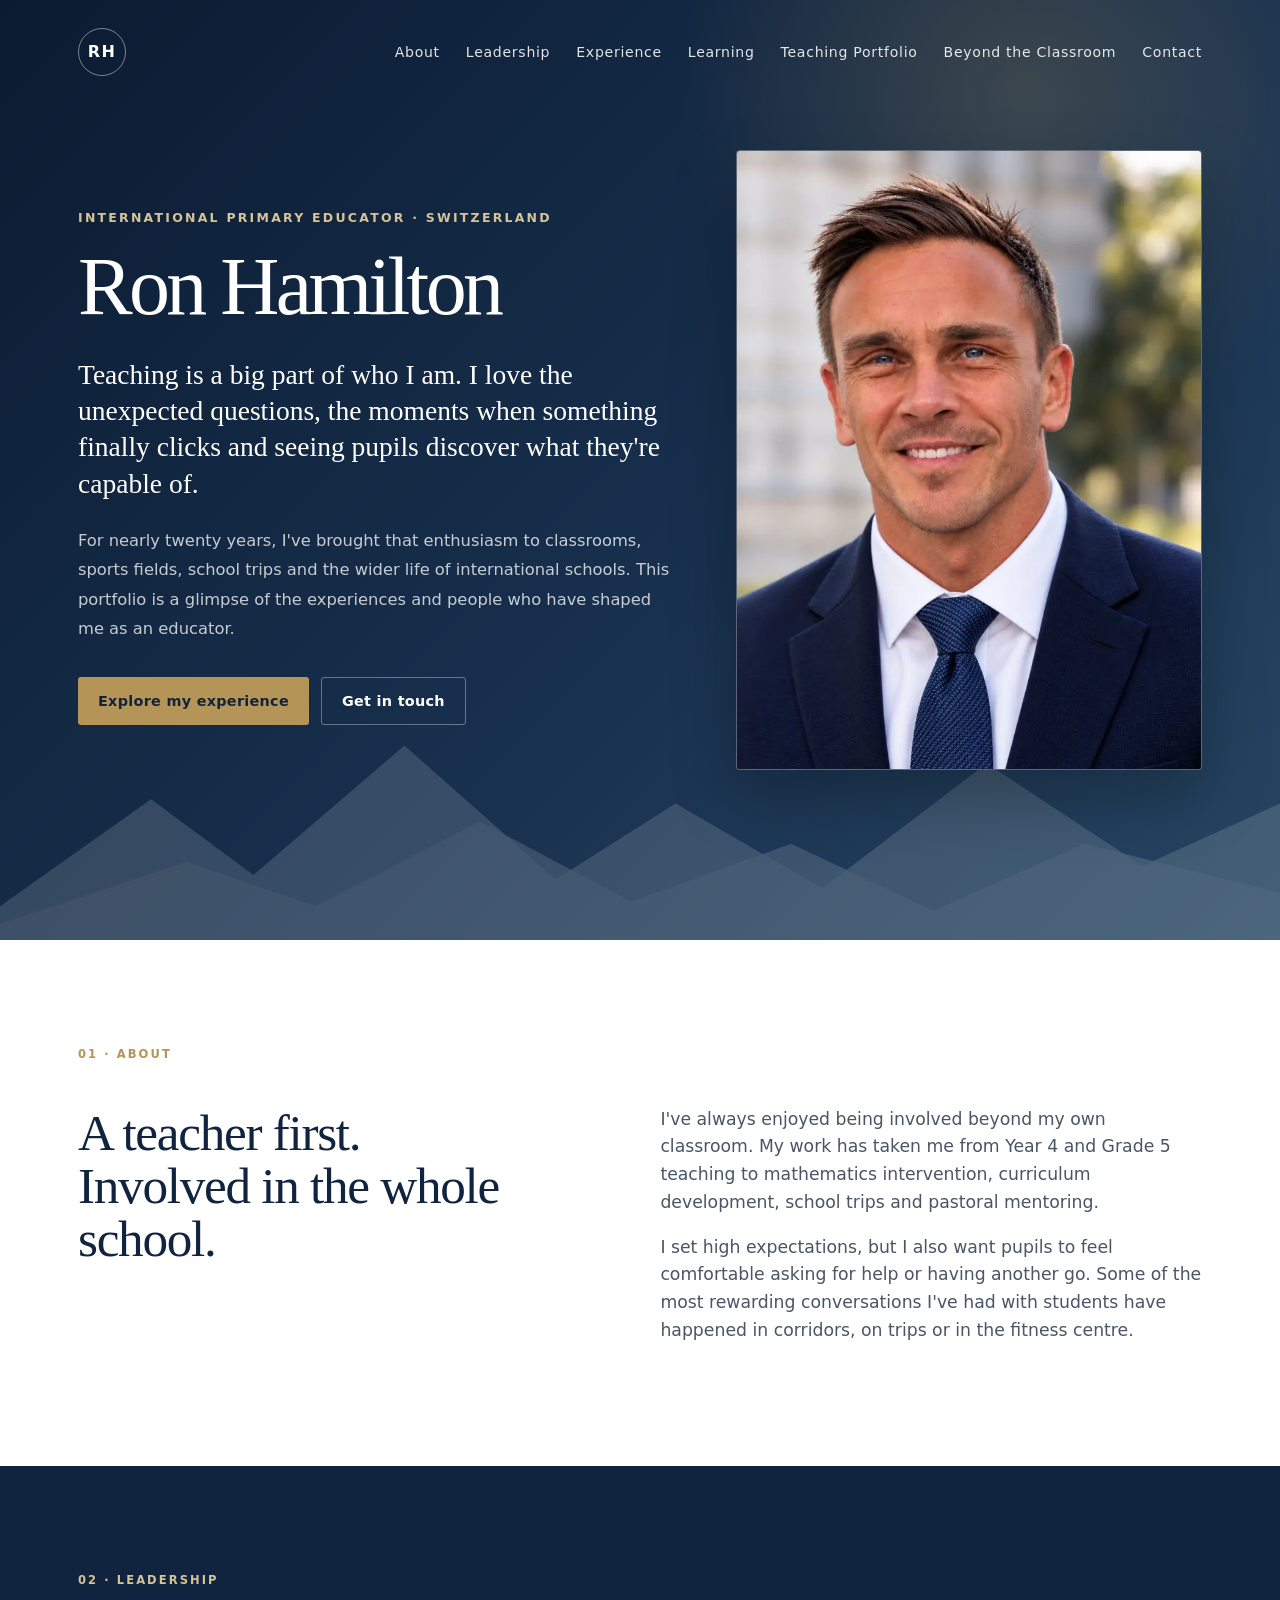
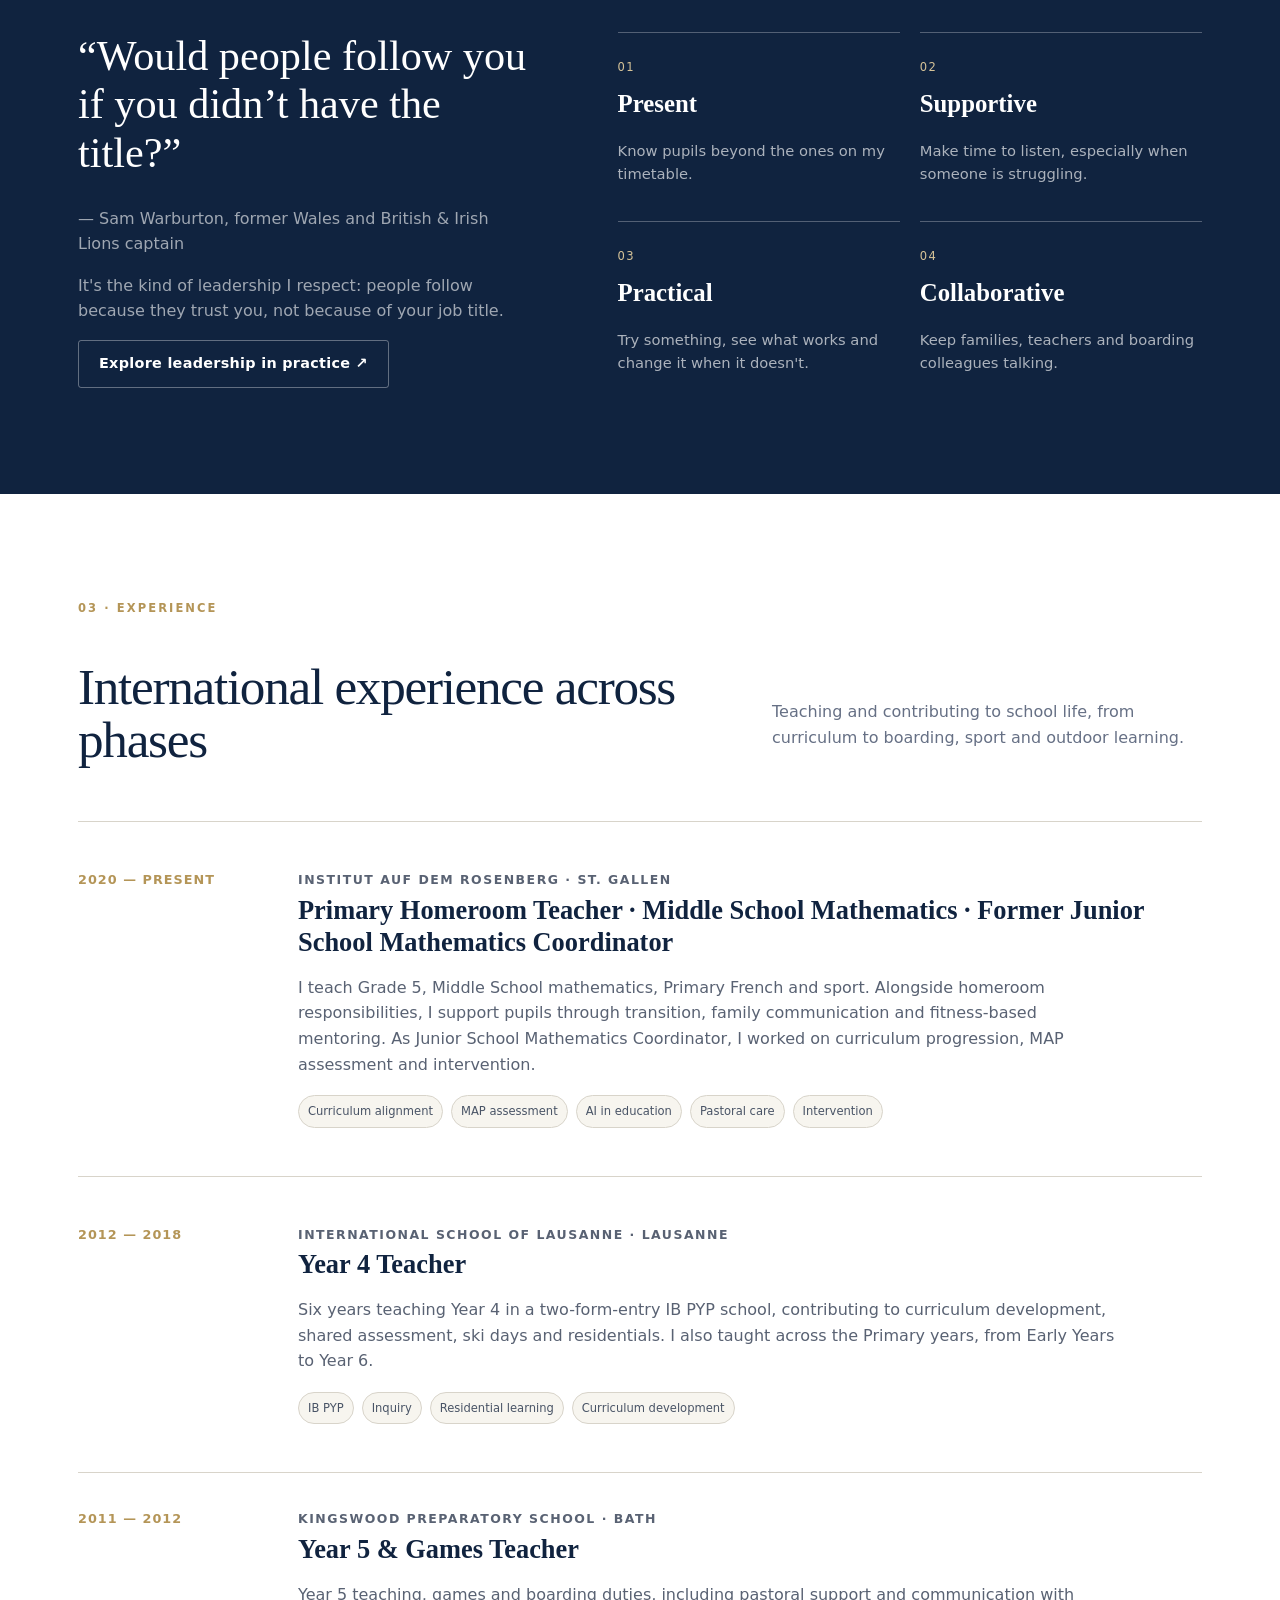
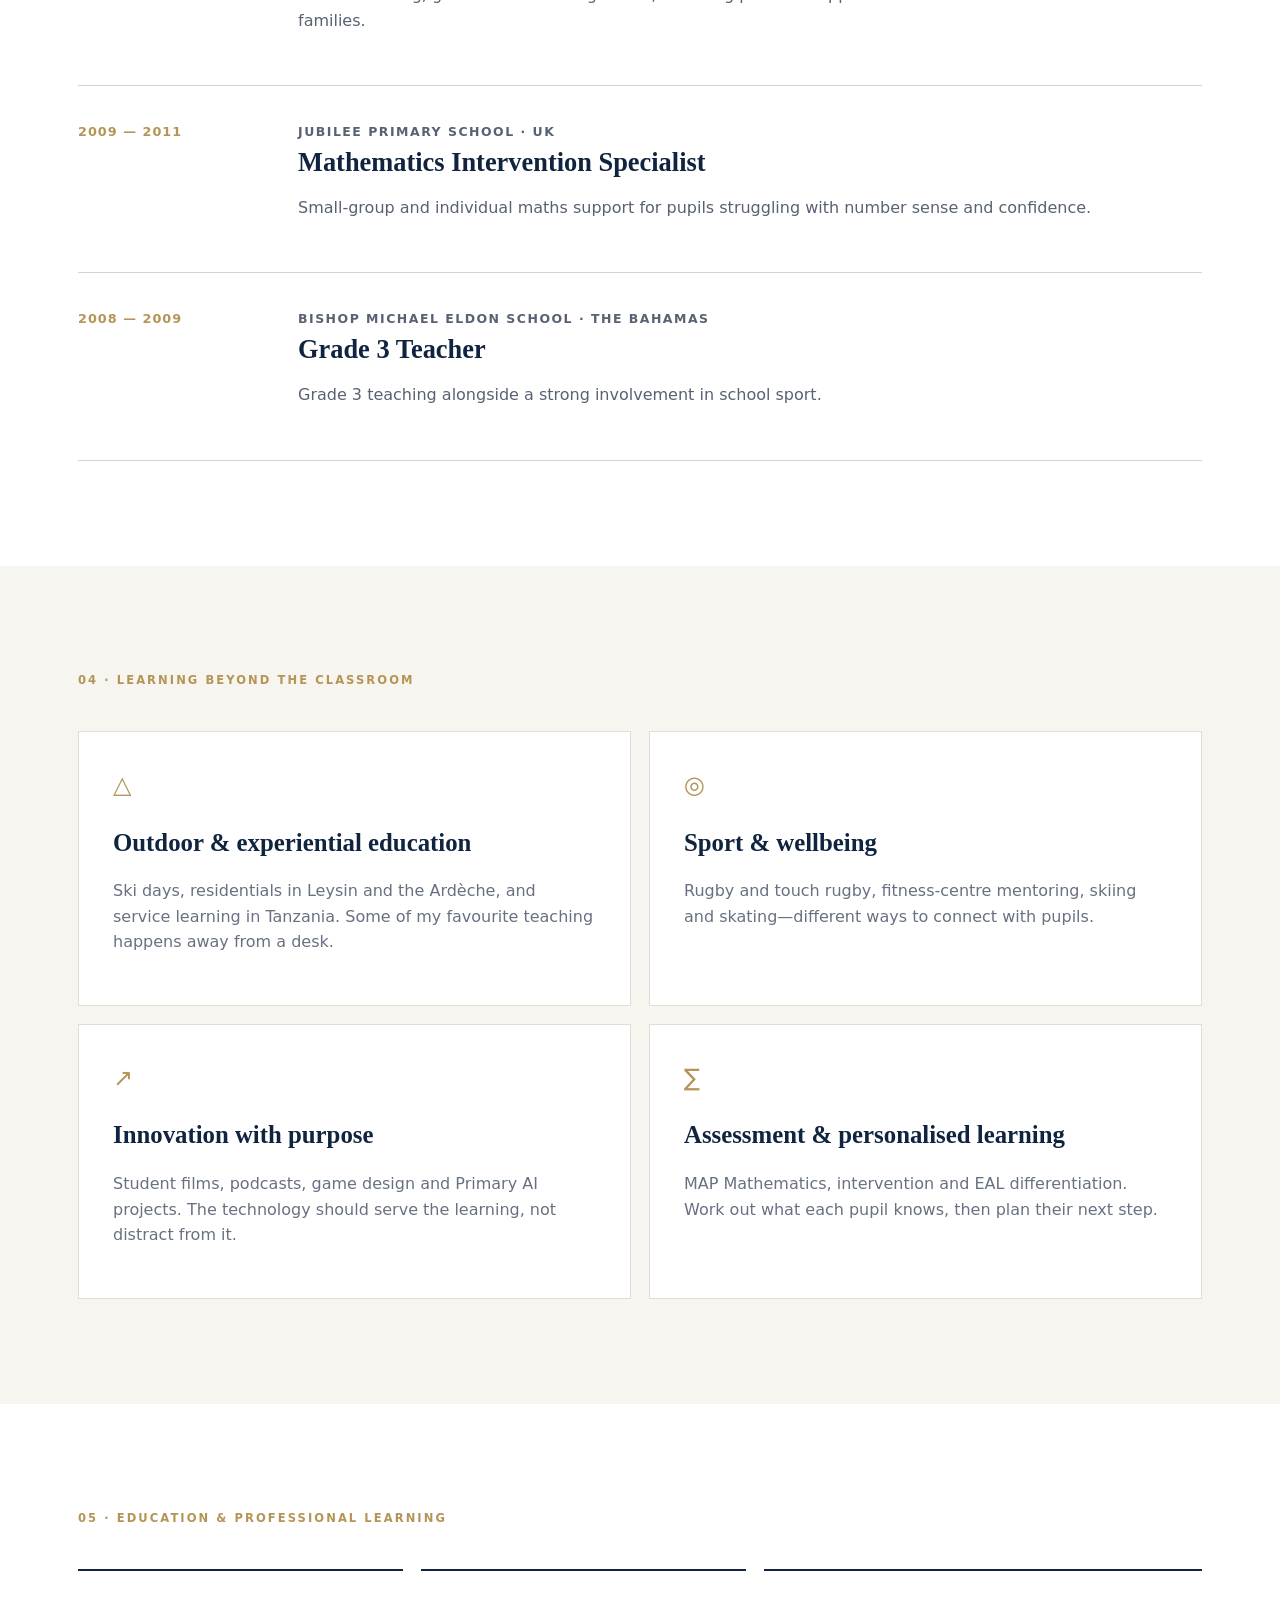
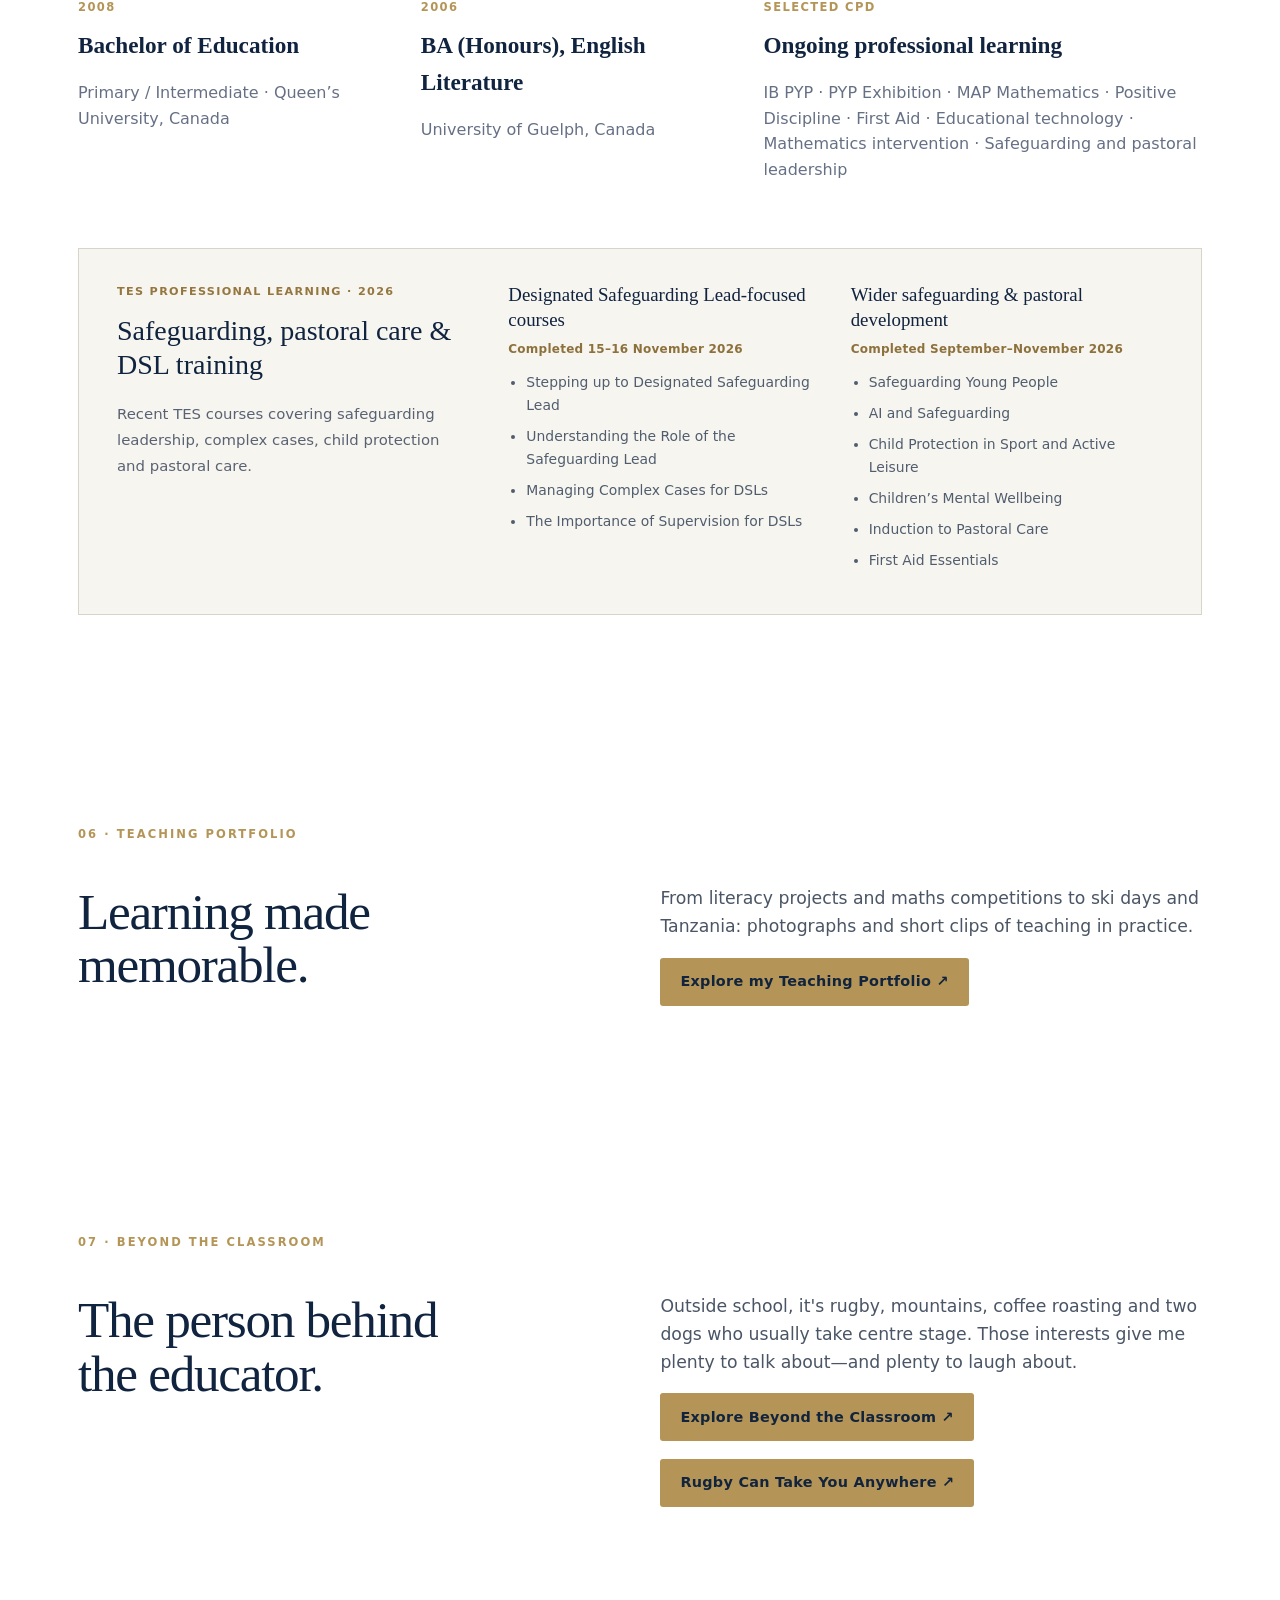
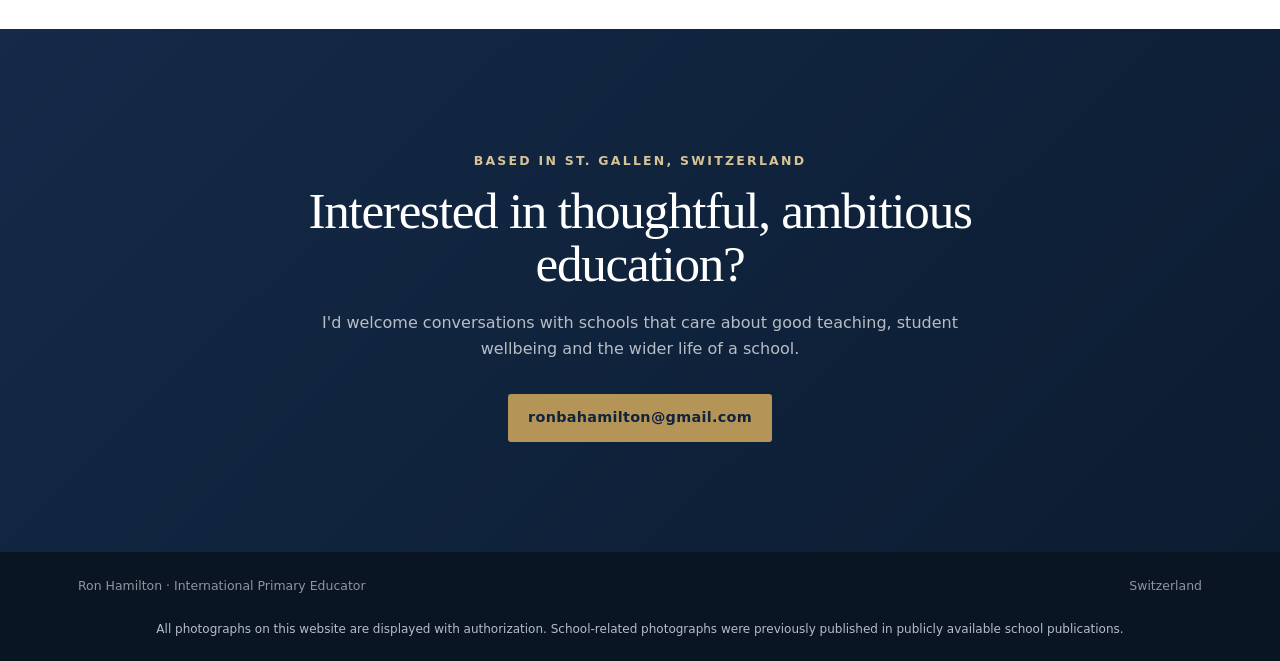
<file: index.html>
<!doctype html>
<html lang="en">
<head>
  <meta charset="utf-8">
  <meta name="viewport" content="width=device-width, initial-scale=1">
  <meta name="description" content="Ron Hamilton — international primary educator specialising in curriculum, pastoral care, experiential learning, mathematics intervention and outdoor education.">
  <title>Ron Hamilton | International Primary Educator</title>
  <link rel="stylesheet" href="styles.css">
</head>
<body>
  <header class="site-header">
    <a class="brand" href="#top">RH</a>
    <nav aria-label="Main navigation">
      <a href="#about">About</a>
      <a href="leadership.html">Leadership</a>
      <a href="#experience">Experience</a>
      <a href="#learning">Learning</a>
      <a href="portfolio.html">Teaching Portfolio</a>
      <a href="beyond.html">Beyond the Classroom</a>
      <a href="#contact">Contact</a>
    </nav>
  </header>

  <main id="top">
    <section class="hero">
      <div class="hero-copy">
        <p class="eyebrow">International Primary Educator · Switzerland</p>
        <h1>Ron Hamilton</h1>
        <p class="hero-lead">Teaching is a big part of who I am. I love the unexpected questions, the moments when something finally clicks and seeing pupils discover what they're capable of.</p>
        <p class="hero-intro">For nearly twenty years, I've brought that enthusiasm to classrooms, sports fields, school trips and the wider life of international schools. This portfolio is a glimpse of the experiences and people who have shaped me as an educator.</p>
        <div class="hero-actions">
          <a class="button primary" href="#experience">Explore my experience</a>
          <a class="button secondary" href="mailto:ronbahamilton@gmail.com">Get in touch</a>
        </div>
      </div>

      <figure class="hero-portrait">
        <img src="assets/ron-hamilton-headshot.webp"
             alt="Professional portrait of Ron Hamilton wearing a navy suit and tie"
             width="760" height="1012"
             fetchpriority="high" decoding="async">
      </figure>

      <svg class="mountains" viewBox="0 0 1440 280" preserveAspectRatio="none" aria-hidden="true">
        <path d="M0 240 L170 120 L285 205 L455 60 L625 210 L760 125 L925 220 L1110 80 L1285 195 L1440 125 L1440 280 L0 280 Z" />
        <path class="ridge" d="M0 260 L210 190 L355 240 L540 145 L710 235 L890 170 L1050 245 L1220 170 L1440 225 L1440 280 L0 280 Z" />
      </svg>
    </section>

    <section id="about" class="section intro-section">
      <div class="section-label">01 · About</div>
      <div class="split">
        <div>
          <h2>A teacher first.<br>Involved in the whole school.</h2>
        </div>
        <div class="prose">
          <p>I've always enjoyed being involved beyond my own classroom. My work has taken me from Year 4 and Grade 5 teaching to mathematics intervention, curriculum development, school trips and pastoral mentoring.</p>
          <p>I set high expectations, but I also want pupils to feel comfortable asking for help or having another go. Some of the most rewarding conversations I've had with students have happened in corridors, on trips or in the fitness centre.</p>
        </div>
      </div>
    </section>

    <section id="leadership" class="section dark-section">
      <div class="section-label light">02 · Leadership</div>
      <div class="leadership-grid">
        <div>
          <p class="quote">“Would people follow you if you didn’t have the title?”</p>
          <p class="quote-note">— Sam Warburton, former Wales and British &amp; Irish Lions captain</p>
          <p class="quote-note" style="margin-top:14px">It's the kind of leadership I respect: people follow because they trust you, not because of your job title.</p>
          <a class="button secondary" href="leadership.html">Explore leadership in practice ↗</a>
        </div>
        <div class="pillars">
          <article><span>01</span><h3>Present</h3><p>Know pupils beyond the ones on my timetable.</p></article>
          <article><span>02</span><h3>Supportive</h3><p>Make time to listen, especially when someone is struggling.</p></article>
          <article><span>03</span><h3>Practical</h3><p>Try something, see what works and change it when it doesn't.</p></article>
          <article><span>04</span><h3>Collaborative</h3><p>Keep families, teachers and boarding colleagues talking.</p></article>
        </div>
      </div>
    </section>

    <section id="experience" class="section">
      <div class="section-label">03 · Experience</div>
      <div class="section-heading">
        <h2>International experience across phases</h2>
        <p>Teaching and contributing to school life, from curriculum to boarding, sport and outdoor learning.</p>
      </div>

      <div class="timeline">
        <article class="role featured">
          <div class="role-date">2020 — Present</div>
          <div>
            <p class="role-place">Institut auf dem Rosenberg · St. Gallen</p>
            <h3>Primary Homeroom Teacher · Middle School Mathematics · Former Junior School Mathematics Coordinator</h3>
            <p>I teach Grade 5, Middle School mathematics, Primary French and sport. Alongside homeroom responsibilities, I support pupils through transition, family communication and fitness-based mentoring. As Junior School Mathematics Coordinator, I worked on curriculum progression, MAP assessment and intervention.</p>
            <div class="tags"><span>Curriculum alignment</span><span>MAP assessment</span><span>AI in education</span><span>Pastoral care</span><span>Intervention</span></div>
          </div>
        </article>

        <article class="role featured">
          <div class="role-date">2012 — 2018</div>
          <div>
            <p class="role-place">International School of Lausanne · Lausanne</p>
            <h3>Year 4 Teacher</h3>
            <p>Six years teaching Year 4 in a two-form-entry IB PYP school, contributing to curriculum development, shared assessment, ski days and residentials. I also taught across the Primary years, from Early Years to Year 6.</p>
            <div class="tags"><span>IB PYP</span><span>Inquiry</span><span>Residential learning</span><span>Curriculum development</span></div>
          </div>
        </article>

        <article class="role">
          <div class="role-date">2011 — 2012</div>
          <div><p class="role-place">Kingswood Preparatory School · Bath</p><h3>Year 5 & Games Teacher</h3><p>Year 5 teaching, games and boarding duties, including pastoral support and communication with families.</p></div>
        </article>

        <article class="role">
          <div class="role-date">2009 — 2011</div>
          <div><p class="role-place">Jubilee Primary School · UK</p><h3>Mathematics Intervention Specialist</h3><p>Small-group and individual maths support for pupils struggling with number sense and confidence.</p></div>
        </article>

        <article class="role">
          <div class="role-date">2008 — 2009</div>
          <div><p class="role-place">Bishop Michael Eldon School · The Bahamas</p><h3>Grade 3 Teacher</h3><p>Grade 3 teaching alongside a strong involvement in school sport.</p></div>
        </article>
      </div>
    </section>

    <section id="learning" class="section warm-section">
      <div class="section-label">04 · Learning beyond the classroom</div>
      <div class="cards">
        <article>
          <span class="icon">△</span>
          <h3>Outdoor & experiential education</h3>
          <p>Ski days, residentials in Leysin and the Ardèche, and service learning in Tanzania. Some of my favourite teaching happens away from a desk.</p>
        </article>
        <article>
          <span class="icon">◎</span>
          <h3>Sport & wellbeing</h3>
          <p>Rugby and touch rugby, fitness-centre mentoring, skiing and skating—different ways to connect with pupils.</p>
        </article>
        <article>
          <span class="icon">↗</span>
          <h3>Innovation with purpose</h3>
          <p>Student films, podcasts, game design and Primary AI projects. The technology should serve the learning, not distract from it.</p>
        </article>
        <article>
          <span class="icon">∑</span>
          <h3>Assessment & personalised learning</h3>
          <p>MAP Mathematics, intervention and EAL differentiation. Work out what each pupil knows, then plan their next step.</p>
        </article>
      </div>
    </section>

    <section class="section credentials">
      <div class="section-label">05 · Education & professional learning</div>
      <div class="credential-grid">
        <div><span>2008</span><h3>Bachelor of Education</h3><p>Primary / Intermediate · Queen’s University, Canada</p></div>
        <div><span>2006</span><h3>BA (Honours), English Literature</h3><p>University of Guelph, Canada</p></div>
        <div><span>Selected CPD</span><h3>Ongoing professional learning</h3><p>IB PYP · PYP Exhibition · MAP Mathematics · Positive Discipline · First Aid · Educational technology · Mathematics intervention · Safeguarding and pastoral leadership</p></div>
      </div>
      <div class="cpd-focus" aria-label="Recent safeguarding and pastoral professional development">
        <div class="cpd-focus-intro">
          <span class="cpd-label">TES professional learning · 2026</span>
          <h3>Safeguarding, pastoral care &amp; DSL training</h3>
          <p>Recent TES courses covering safeguarding leadership, complex cases, child protection and pastoral care.</p>
        </div>
        <div class="cpd-focus-details">
          <div>
            <h4>Designated Safeguarding Lead-focused courses</h4>
            <p class="cpd-date">Completed 15–16 November 2026</p>
            <ul>
              <li>Stepping up to Designated Safeguarding Lead</li>
              <li>Understanding the Role of the Safeguarding Lead</li>
              <li>Managing Complex Cases for DSLs</li>
              <li>The Importance of Supervision for DSLs</li>
            </ul>
          </div>
          <div>
            <h4>Wider safeguarding &amp; pastoral development</h4>
            <p class="cpd-date">Completed September–November 2026</p>
            <ul>
              <li>Safeguarding Young People</li>
              <li>AI and Safeguarding</li>
              <li>Child Protection in Sport and Active Leisure</li>
              <li>Children’s Mental Wellbeing</li>
              <li>Induction to Pastoral Care</li>
              <li>First Aid Essentials</li>
            </ul>
          </div>
        </div>
      </div>
    </section>

    <section class="section" id="teaching-portfolio">
      <div class="section-label">06 · Teaching portfolio</div>
      <div class="split">
        <div><h2>Learning made<br>memorable.</h2></div>
        <div class="prose">
          <p>From literacy projects and maths competitions to ski days and Tanzania: photographs and short clips of teaching in practice.</p>
          <p><a class="button primary" href="portfolio.html">Explore my Teaching Portfolio ↗</a></p>
        </div>
      </div>
    </section>
    <section id="beyond" class="section">
      <div class="section-label">07 · Beyond the classroom</div>
      <div class="split">
        <div><h2>The person behind<br>the educator.</h2></div>
        <div class="prose">
          <p>Outside school, it's rugby, mountains, coffee roasting and two dogs who usually take centre stage. Those interests give me plenty to talk about—and plenty to laugh about.</p>
          <p><a class="button primary" href="beyond.html">Explore Beyond the Classroom ↗</a></p>
          <p><a class="button primary" href="beyond.html#rugby">Rugby Can Take You Anywhere ↗</a></p>
        </div>
      </div>
    </section>

    <section id="contact" class="contact-section">
      <p class="eyebrow">Based in St. Gallen, Switzerland</p>
      <h2>Interested in thoughtful, ambitious education?</h2>
      <p>I'd welcome conversations with schools that care about good teaching, student wellbeing and the wider life of a school.</p>
      <a class="button primary" href="mailto:ronbahamilton@gmail.com">ronbahamilton@gmail.com</a>
    </section>
  </main>

  <footer>
    <span>Ron Hamilton · International Primary Educator</span>
    <span>Switzerland</span>
  </footer>
<p class="photo-permissions-notice" style="margin:0;padding:0 24px 22px;background:#091522;color:#b4bec8;text-align:center;font:12px/1.6 Inter,ui-sans-serif,system-ui,-apple-system,BlinkMacSystemFont,'Segoe UI',sans-serif;">All photographs on this website are displayed with authorization. School-related photographs were previously published in publicly available school publications.</p>
</body>
</html>
</file>
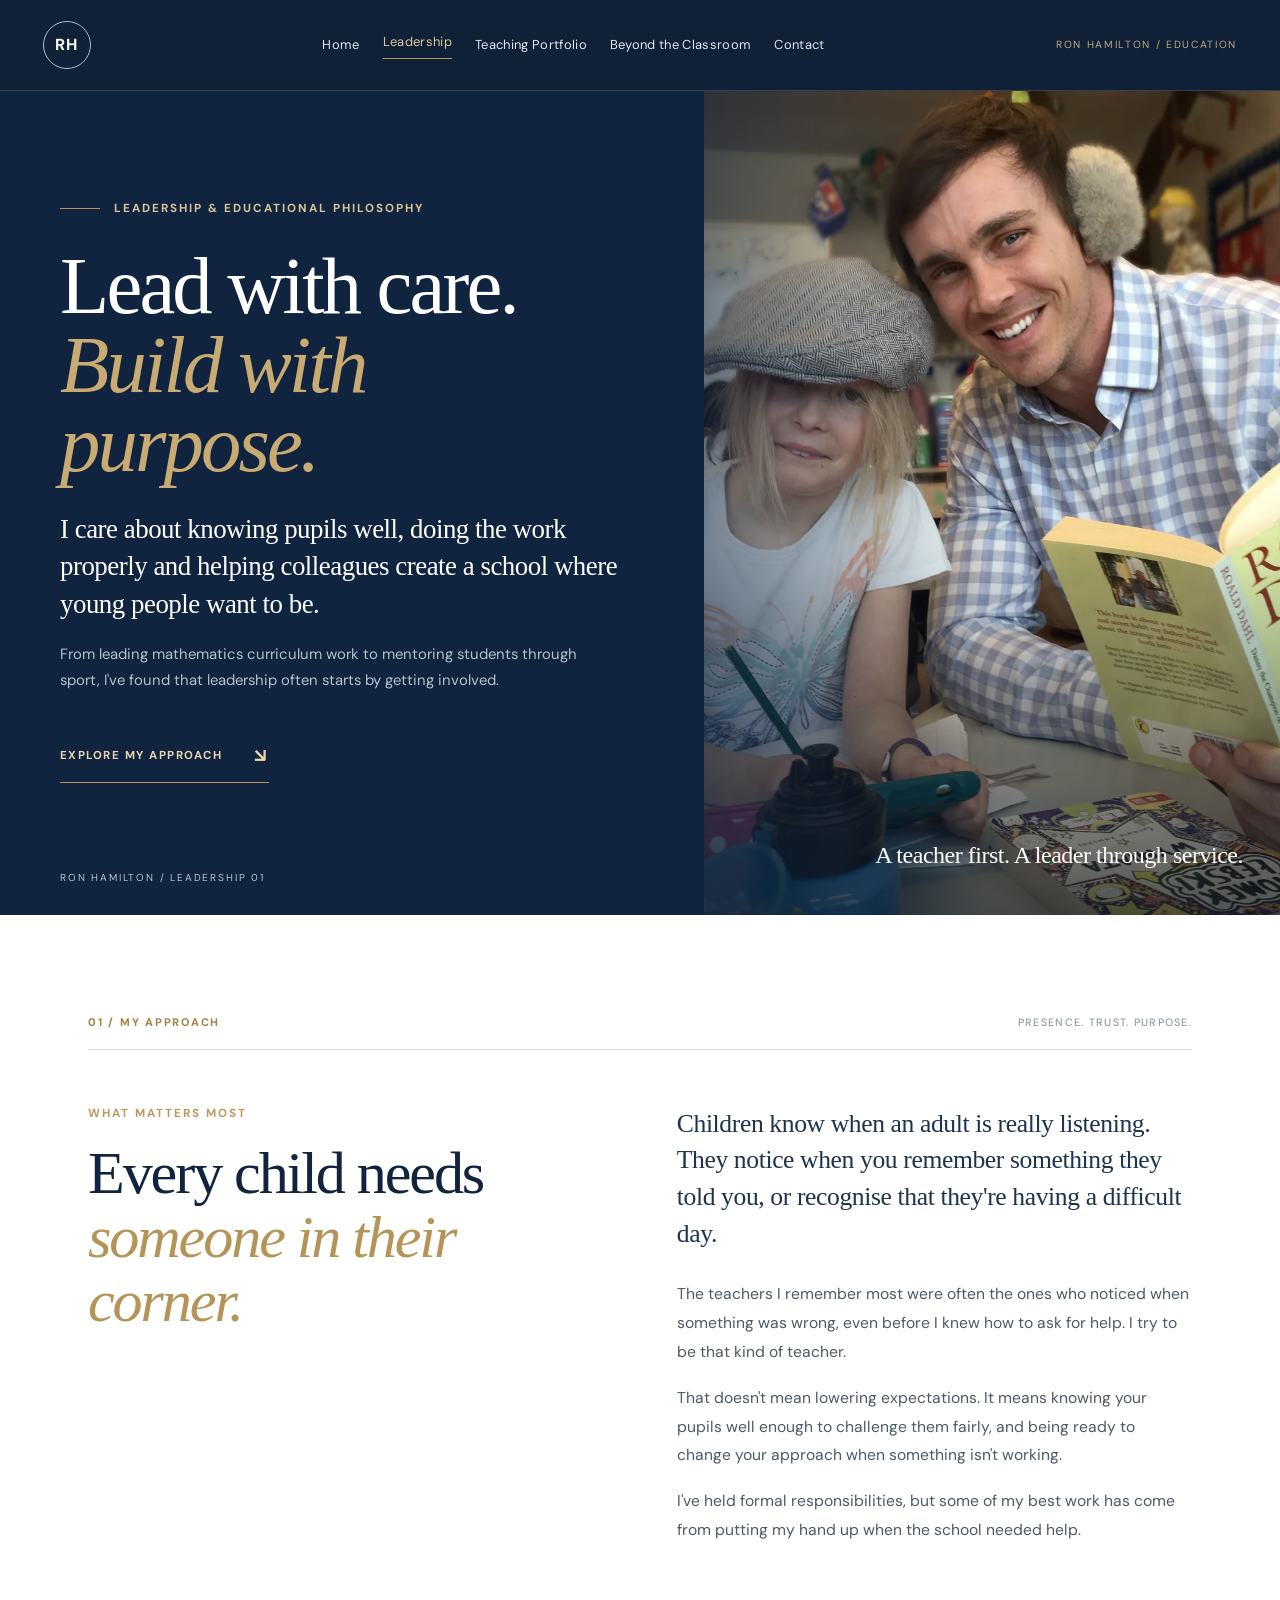
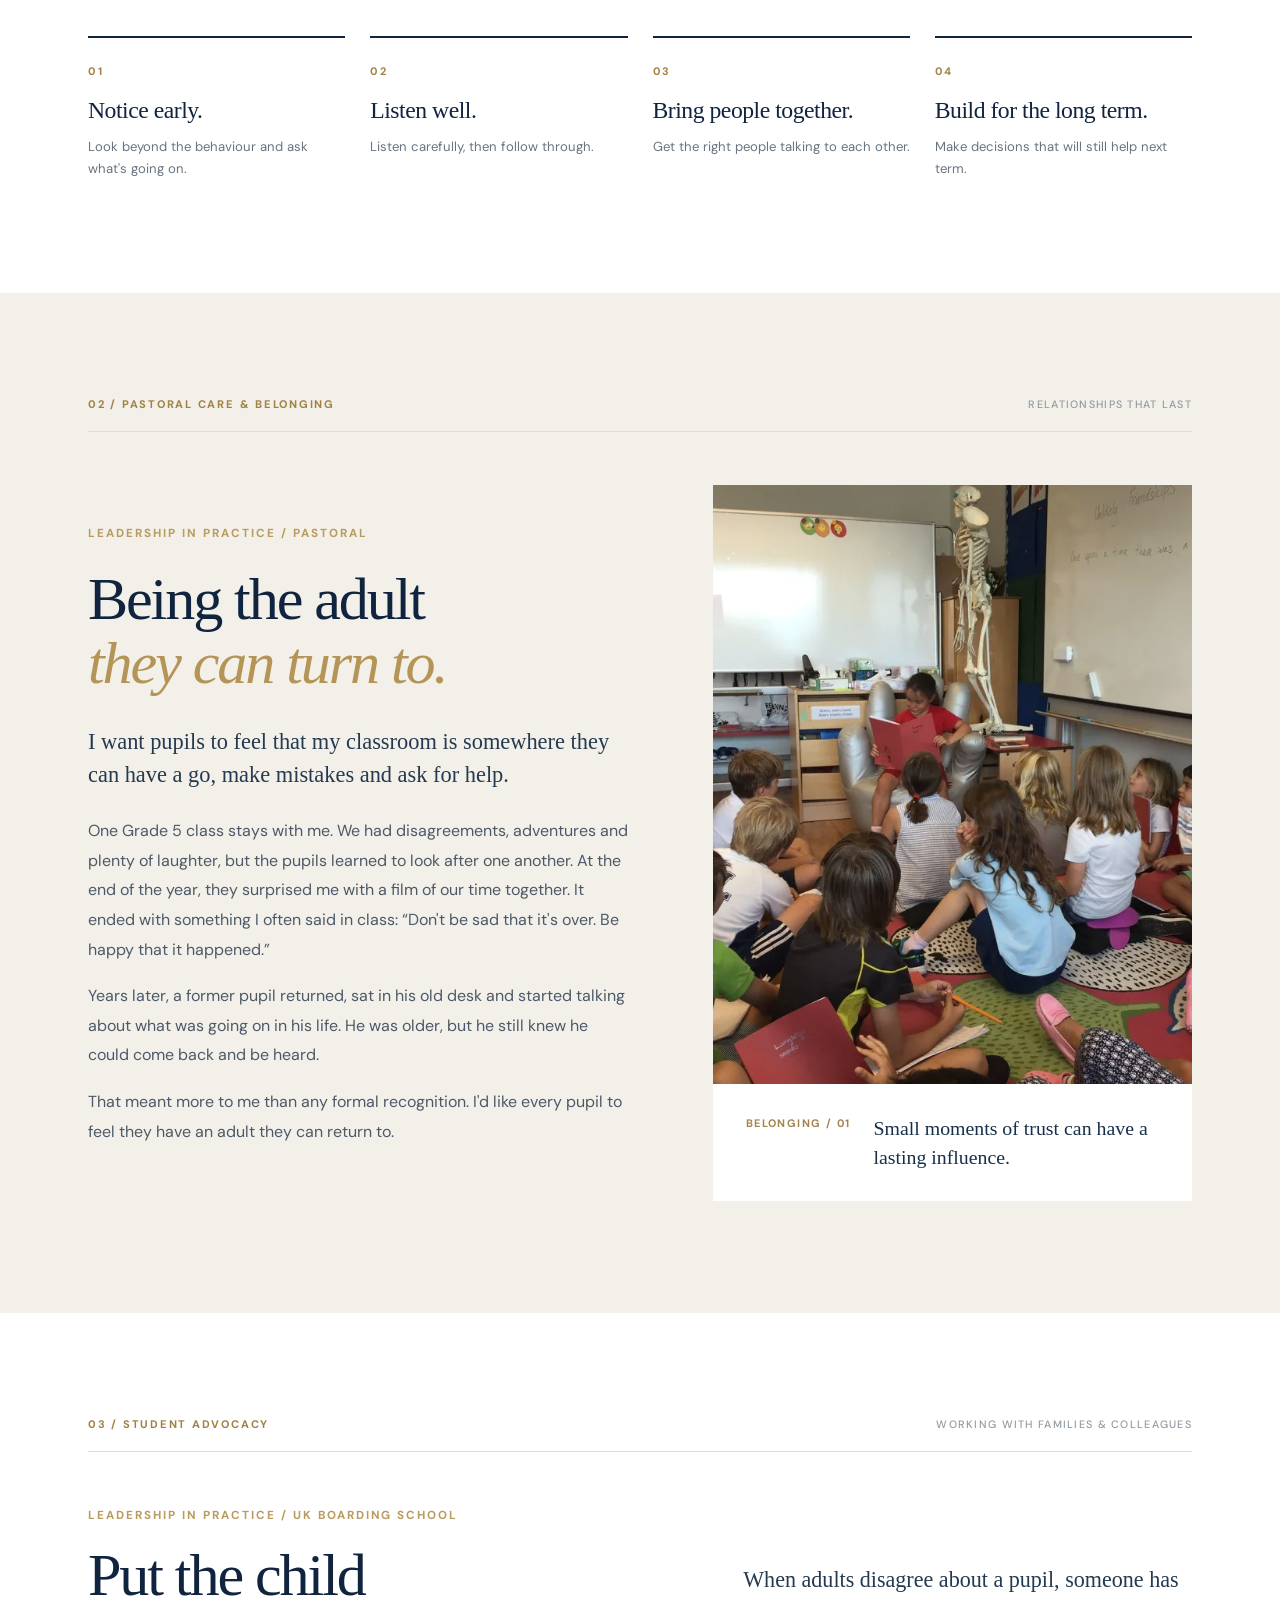
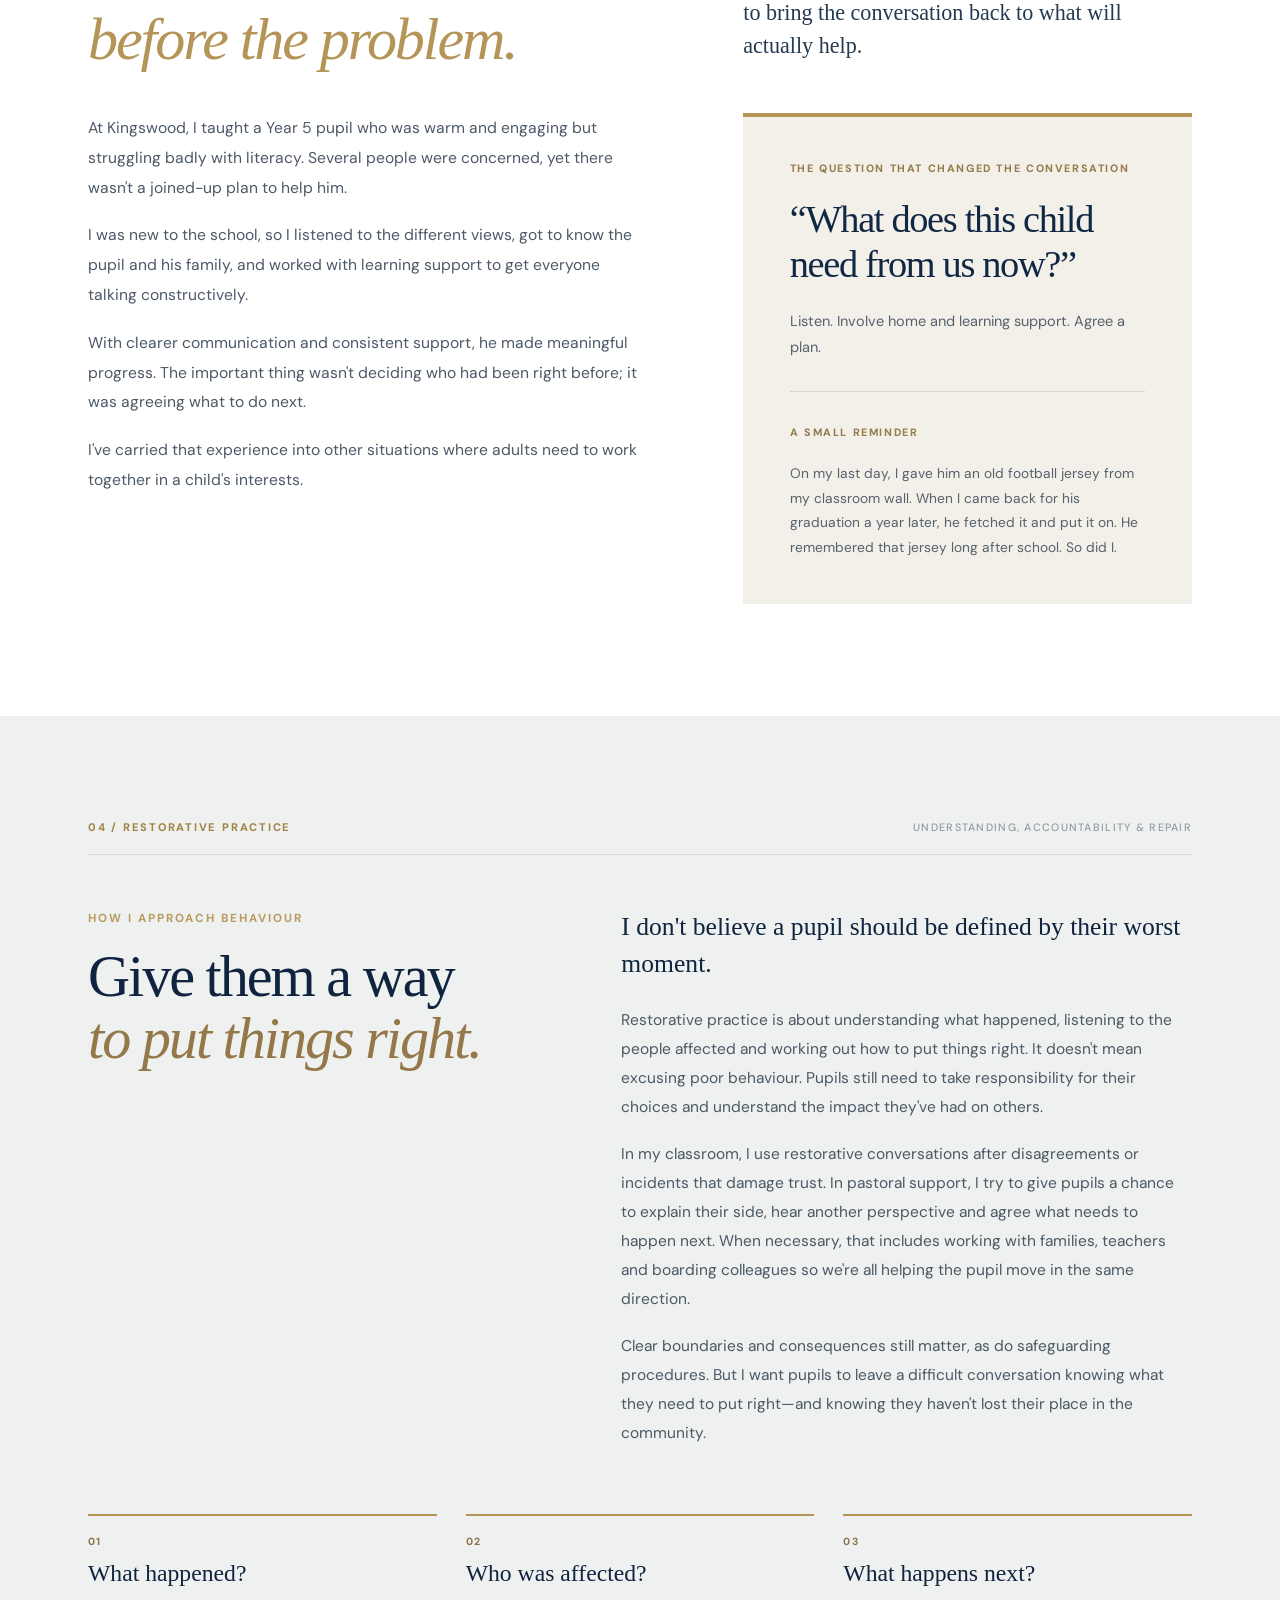
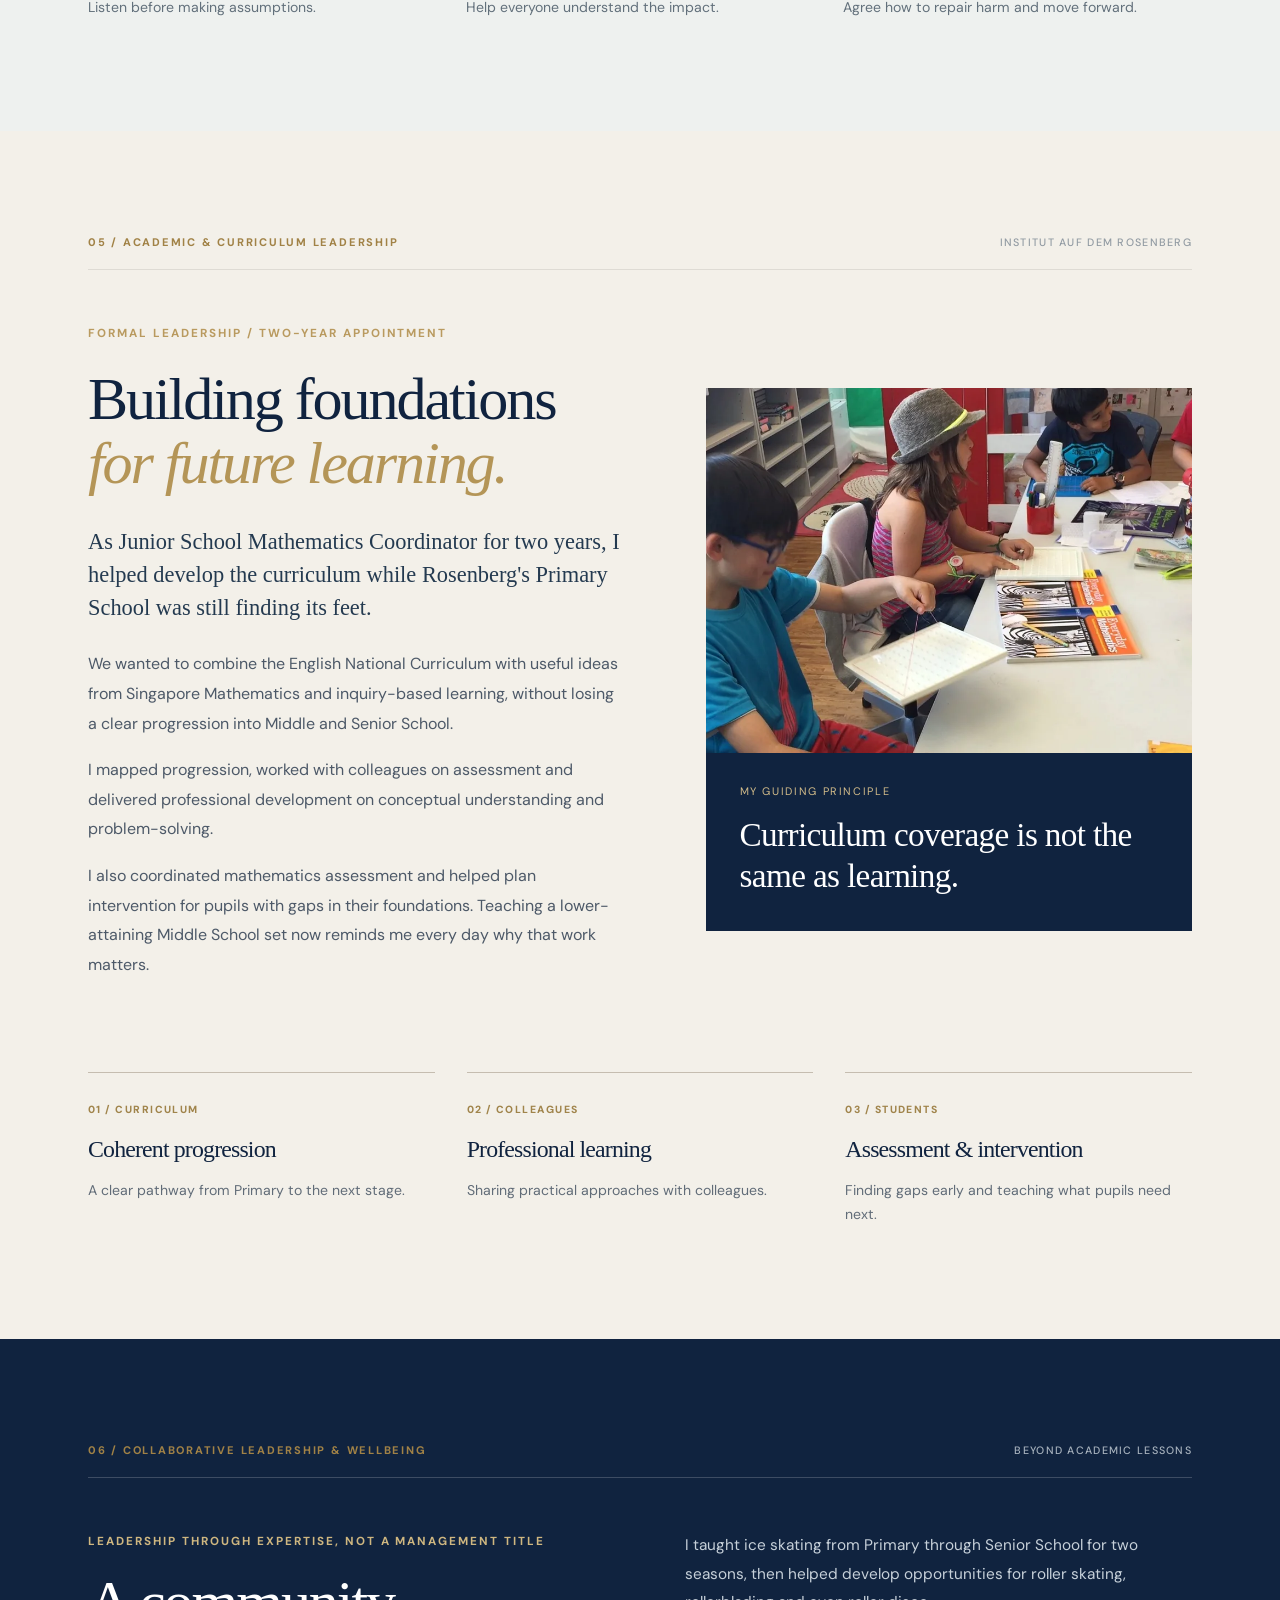
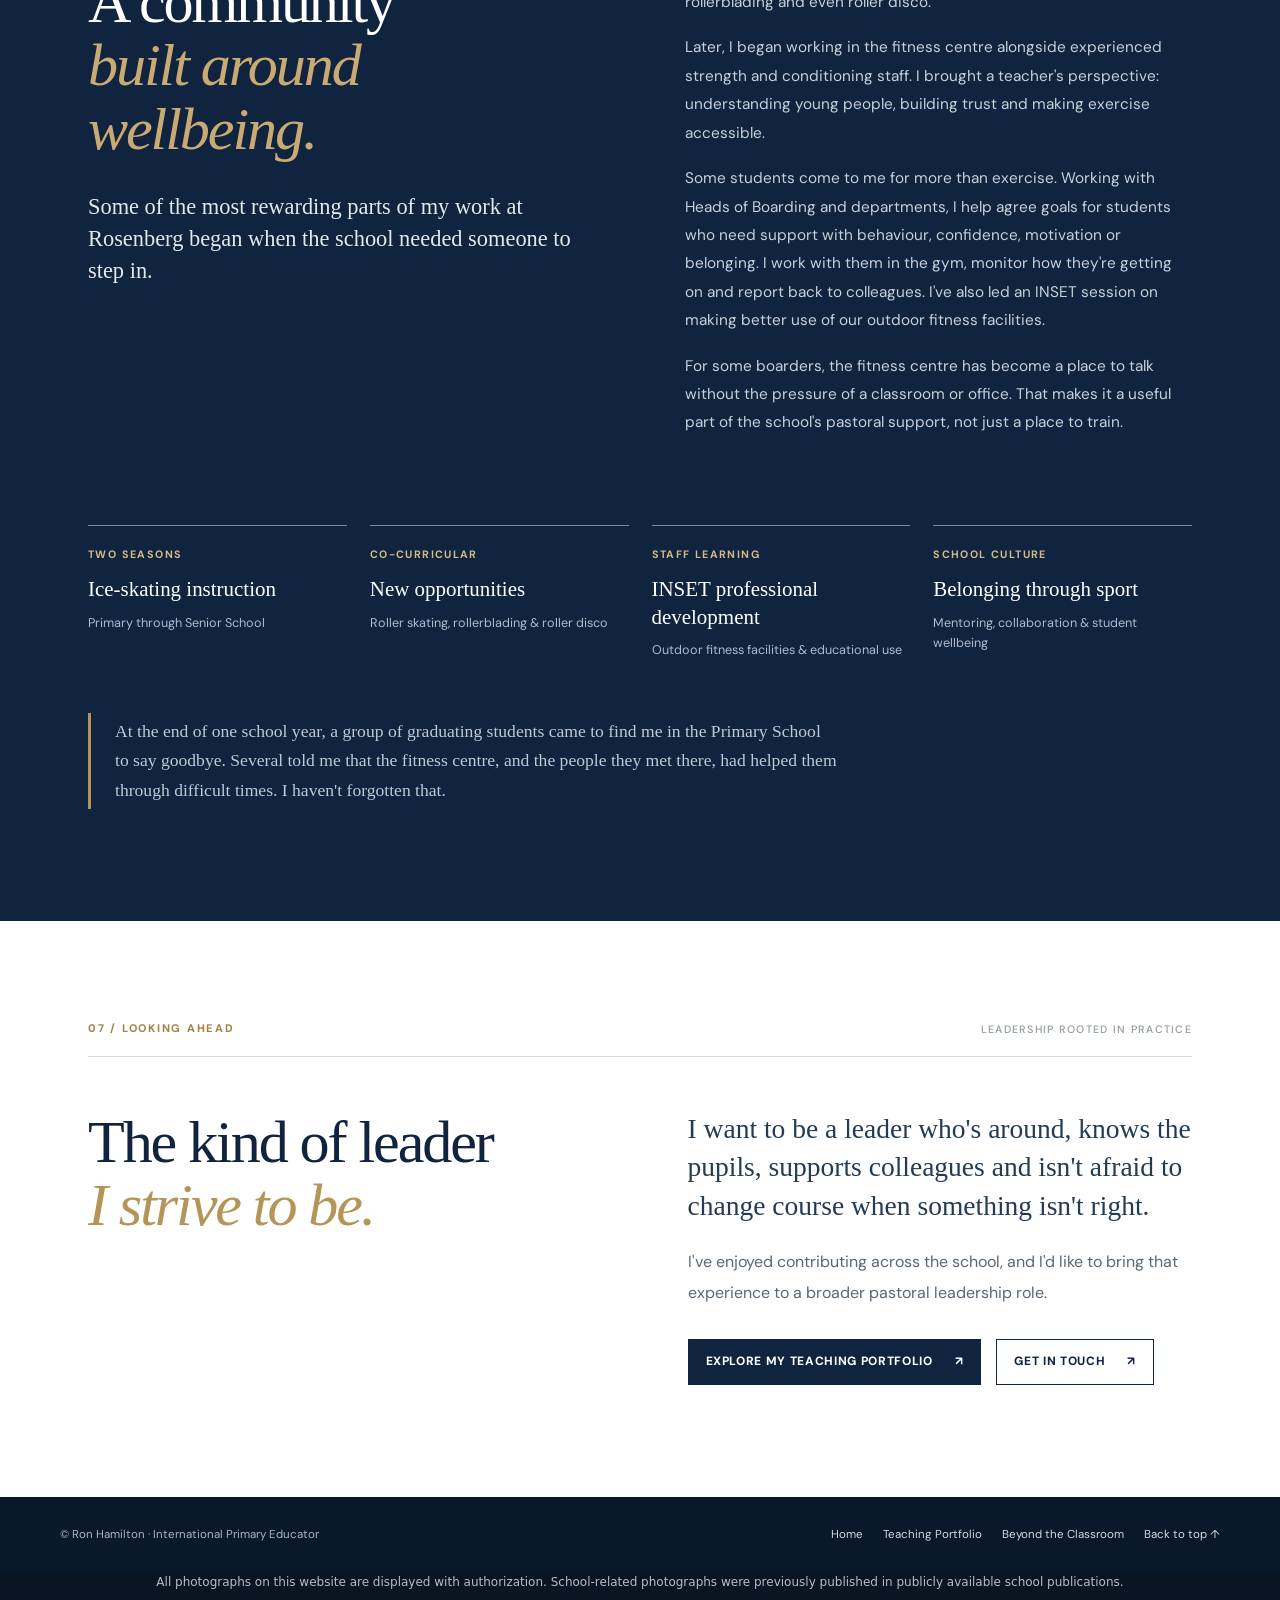
<file: leadership.html>
<!doctype html>
<html lang="en">
<head>
  <meta charset="utf-8">
  <meta name="viewport" content="width=device-width, initial-scale=1">
  <meta name="description" content="Leadership and educational philosophy of Ron Hamilton — pastoral care, student advocacy, curriculum development, staff collaboration and whole-child wellbeing.">
  <meta name="theme-color" content="#10233f">
  <title>Leadership &amp; Educational Philosophy | Ron Hamilton</title>
  <link rel="stylesheet" href="leadership.css">
</head>
<body>
  <a class="skip-link" href="#main">Skip to content</a>
  <header class="site-header">
    <div class="header-inner">
      <a class="brand" href="index.html" aria-label="Ron Hamilton — home">RH</a>
      <nav aria-label="Main navigation">
        <a href="index.html">Home</a>
        <a aria-current="page" href="leadership.html">Leadership</a>
        <a href="portfolio.html">Teaching Portfolio</a>
        <a href="beyond.html">Beyond the Classroom</a>
        <a href="index.html#contact">Contact</a>
      </nav>
      <span class="header-note">Ron Hamilton / Education</span>
    </div>
  </header>

  <main id="main">
    <section class="hero" aria-labelledby="page-title">
      <div class="hero-copy">
        <p class="eyebrow"><span class="eyebrow-rule" aria-hidden="true"></span> Leadership &amp; educational philosophy</p>
        <h1 id="page-title">Lead with care.<br><em>Build with purpose.</em></h1>
        <p class="hero-lead">I care about knowing pupils well, doing the work properly and helping colleagues create a school where young people want to be.</p>
        <p class="hero-sub">From leading mathematics curriculum work to mentoring students through sport, I've found that leadership often starts by getting involved.</p>
        <a class="text-link on-dark" href="#philosophy">Explore my approach <span aria-hidden="true">↘</span></a>
      </div>
      <div class="hero-media">
        <img src="assets/gallery-104-literacy.webp" alt="Shared reading and conversation during a primary literacy lesson" width="1200" height="800" decoding="async">
        <div class="photo-overlay" aria-hidden="true"></div>
        <div class="hero-photo-note">A teacher first. A leader through service.</div>
      </div>
      <div class="hero-index" aria-hidden="true">RON HAMILTON / LEADERSHIP 01</div>
    </section>

    <section class="section philosophy" id="philosophy" aria-labelledby="philosophy-title">
      <div class="section-label"><span>01 / My approach</span><span>Presence. Trust. Purpose.</span></div>
      <div class="intro-grid">
        <div>
          <p class="kicker">What matters most</p>
          <h2 id="philosophy-title">Every child needs<br><em>someone in their corner.</em></h2>
        </div>
        <div class="intro-prose">
          <p class="lead">Children know when an adult is really listening. They notice when you remember something they told you, or recognise that they're having a difficult day.</p>
          <p>The teachers I remember most were often the ones who noticed when something was wrong, even before I knew how to ask for help. I try to be that kind of teacher.</p>
          <p>That doesn't mean lowering expectations. It means knowing your pupils well enough to challenge them fairly, and being ready to change your approach when something isn't working.</p>
          <p>I've held formal responsibilities, but some of my best work has come from putting my hand up when the school needed help.</p>
        </div>
      </div>
      <div class="principles" aria-label="Leadership principles">
        <div><span>01</span><strong>Notice early.</strong><p>Look beyond the behaviour and ask what's going on.</p></div>
        <div><span>02</span><strong>Listen well.</strong><p>Listen carefully, then follow through.</p></div>
        <div><span>03</span><strong>Bring people together.</strong><p>Get the right people talking to each other.</p></div>
        <div><span>04</span><strong>Build for the long term.</strong><p>Make decisions that will still help next term.</p></div>
      </div>
    </section>

    <section class="story-block warm" id="pastoral" aria-labelledby="pastoral-title">
      <div class="content-wrap">
        <div class="section-label"><span>02 / Pastoral care &amp; belonging</span><span>Relationships that last</span></div>
        <div class="story-grid">
          <div class="story-copy">
            <p class="kicker">Leadership in practice / Pastoral</p>
            <h2 id="pastoral-title">Being the adult<br><em>they can turn to.</em></h2>
            <p class="story-lead">I want pupils to feel that my classroom is somewhere they can have a go, make mistakes and ask for help.</p>
            <p>One Grade 5 class stays with me. We had disagreements, adventures and plenty of laughter, but the pupils learned to look after one another. At the end of the year, they surprised me with a film of our time together. It ended with something I often said in class: “Don't be sad that it's over. Be happy that it happened.”</p>
            <p>Years later, a former pupil returned, sat in his old desk and started talking about what was going on in his life. He was older, but he still knew he could come back and be heard.</p>
            <p>That meant more to me than any formal recognition. I'd like every pupil to feel they have an adult they can return to.</p>
          </div>
          <aside class="story-visual">
            <div class="image-frame wide"><img src="assets/gallery-090-literacy.webp" loading="lazy" decoding="async" alt="Pupils sharing a reading experience together"></div>
            <div class="image-note"><span>Belonging / 01</span><p>Small moments of trust can have a lasting influence.</p></div>
          </aside>
        </div>
      </div>
    </section>

    <section class="story-block" id="advocacy" aria-labelledby="advocacy-title">
      <div class="content-wrap">
        <div class="section-label"><span>03 / Student advocacy</span><span>Working with families &amp; colleagues</span></div>
        <div class="case-heading">
          <div>
            <p class="kicker">Leadership in practice / UK boarding school</p>
            <h2 id="advocacy-title">Put the child<br><em>before the problem.</em></h2>
          </div>
          <p class="case-summary">When adults disagree about a pupil, someone has to bring the conversation back to what will actually help.</p>
        </div>
        <div class="advocacy-layout">
          <div class="case-prose">
            <p>At Kingswood, I taught a Year 5 pupil who was warm and engaging but struggling badly with literacy. Several people were concerned, yet there wasn't a joined-up plan to help him.</p>
            <p>I was new to the school, so I listened to the different views, got to know the pupil and his family, and worked with learning support to get everyone talking constructively.</p>
            <p>With clearer communication and consistent support, he made meaningful progress. The important thing wasn't deciding who had been right before; it was agreeing what to do next.</p>
            <p>I've carried that experience into other situations where adults need to work together in a child's interests.</p>
          </div>
          <aside class="case-aside">
            <span class="aside-label">The question that changed the conversation</span>
            <blockquote>“What does this child need from us now?”</blockquote>
            <p>Listen. Involve home and learning support. Agree a plan.</p>
            <div class="aside-divider"></div>
            <span class="aside-label">A small reminder</span>
            <p class="aside-story">On my last day, I gave him an old football jersey from my classroom wall. When I came back for his graduation a year later, he fetched it and put it on. He remembered that jersey long after school. So did I.</p>
          </aside>
        </div>
      </div>
    </section>

    <section class="restorative-section" id="restorative" aria-labelledby="restorative-title">
      <div class="content-wrap">
        <div class="section-label"><span>04 / Restorative practice</span><span>Understanding, accountability &amp; repair</span></div>
        <div class="restorative-layout">
          <div class="restorative-heading">
            <p class="kicker">How I approach behaviour</p>
            <h2 id="restorative-title">Give them a way<br><em>to put things right.</em></h2>
          </div>
          <div class="restorative-copy">
            <p class="restorative-lead">I don't believe a pupil should be defined by their worst moment.</p>
            <p>Restorative practice is about understanding what happened, listening to the people affected and working out how to put things right. It doesn't mean excusing poor behaviour. Pupils still need to take responsibility for their choices and understand the impact they've had on others.</p>
            <p>In my classroom, I use restorative conversations after disagreements or incidents that damage trust. In pastoral support, I try to give pupils a chance to explain their side, hear another perspective and agree what needs to happen next. When necessary, that includes working with families, teachers and boarding colleagues so we're all helping the pupil move in the same direction.</p>
            <p>Clear boundaries and consequences still matter, as do safeguarding procedures. But I want pupils to leave a difficult conversation knowing what they need to put right—and knowing they haven't lost their place in the community.</p>
          </div>
        </div>
        <div class="restorative-questions" aria-label="Questions guiding restorative conversations">
          <div><span>01</span><strong>What happened?</strong><p>Listen before making assumptions.</p></div>
          <div><span>02</span><strong>Who was affected?</strong><p>Help everyone understand the impact.</p></div>
          <div><span>03</span><strong>What happens next?</strong><p>Agree how to repair harm and move forward.</p></div>
        </div>
      </div>
    </section>

    <section class="story-block warm" id="curriculum" aria-labelledby="curriculum-title">
      <div class="content-wrap">
        <div class="section-label"><span>05 / Academic &amp; curriculum leadership</span><span>Institut auf dem Rosenberg</span></div>
        <div class="story-grid reverse">
          <div class="story-copy">
            <p class="kicker">Formal leadership / Two-year appointment</p>
            <h2 id="curriculum-title">Building foundations<br><em>for future learning.</em></h2>
            <p class="story-lead">As Junior School Mathematics Coordinator for two years, I helped develop the curriculum while Rosenberg's Primary School was still finding its feet.</p>
            <p>We wanted to combine the English National Curriculum with useful ideas from Singapore Mathematics and inquiry-based learning, without losing a clear progression into Middle and Senior School.</p>
            <p>I mapped progression, worked with colleagues on assessment and delivered professional development on conceptual understanding and problem-solving.</p>
            <p>I also coordinated mathematics assessment and helped plan intervention for pupils with gaps in their foundations. Teaching a lower-attaining Middle School set now reminds me every day why that work matters.</p>
          </div>
          <div class="math-visual">
            <img src="assets/gallery-054-math.webp" loading="lazy" decoding="async" alt="Hands-on geoboard activity supporting mathematical exploration">
            <div class="math-caption"><span>My guiding principle</span><strong>Curriculum coverage is not the same as learning.</strong></div>
          </div>
        </div>
        <div class="evidence-grid" aria-label="Mathematics leadership contributions">
          <div><span>01 / Curriculum</span><h3>Coherent progression</h3><p>A clear pathway from Primary to the next stage.</p></div>
          <div><span>02 / Colleagues</span><h3>Professional learning</h3><p>Sharing practical approaches with colleagues.</p></div>
          <div><span>03 / Students</span><h3>Assessment &amp; intervention</h3><p>Finding gaps early and teaching what pupils need next.</p></div>
        </div>
      </div>
    </section>

    <section class="story-block navy" id="wellbeing" aria-labelledby="wellbeing-title">
      <div class="content-wrap">
        <div class="section-label dark-label"><span>06 / Collaborative leadership &amp; wellbeing</span><span>Beyond academic lessons</span></div>
        <div class="wellbeing-grid">
          <div>
            <p class="kicker">Leadership through expertise, not a management title</p>
            <h2 id="wellbeing-title">A community<br><em>built around wellbeing.</em></h2>
            <p class="wellbeing-lead">Some of the most rewarding parts of my work at Rosenberg began when the school needed someone to step in.</p>
          </div>
          <div class="wellbeing-copy">
            <p>I taught ice skating from Primary through Senior School for two seasons, then helped develop opportunities for roller skating, rollerblading and even roller disco.</p>
            <p>Later, I began working in the fitness centre alongside experienced strength and conditioning staff. I brought a teacher's perspective: understanding young people, building trust and making exercise accessible.</p>
            <p>Some students come to me for more than exercise. Working with Heads of Boarding and departments, I help agree goals for students who need support with behaviour, confidence, motivation or belonging. I work with them in the gym, monitor how they're getting on and report back to colleagues. I've also led an INSET session on making better use of our outdoor fitness facilities.</p>
            <p>For some boarders, the fitness centre has become a place to talk without the pressure of a classroom or office. That makes it a useful part of the school's pastoral support, not just a place to train.</p>
          </div>
        </div>
        <div class="wellbeing-notes">
          <div><span>Two seasons</span><strong>Ice-skating instruction</strong><small>Primary through Senior School</small></div>
          <div><span>Co-curricular</span><strong>New opportunities</strong><small>Roller skating, rollerblading &amp; roller disco</small></div>
          <div><span>Staff learning</span><strong>INSET professional development</strong><small>Outdoor fitness facilities &amp; educational use</small></div>
          <div><span>School culture</span><strong>Belonging through sport</strong><small>Mentoring, collaboration &amp; student wellbeing</small></div>
        </div>
        <p class="wellbeing-reflection">At the end of one school year, a group of graduating students came to find me in the Primary School to say goodbye. Several told me that the fitness centre, and the people they met there, had helped them through difficult times. I haven't forgotten that.</p>
      </div>
    </section>

    <section class="section closing" id="closing" aria-labelledby="closing-title">
      <div class="section-label"><span>07 / Looking ahead</span><span>Leadership rooted in practice</span></div>
      <div class="closing-grid">
        <div><h2 id="closing-title">The kind of leader<br><em>I strive to be.</em></h2></div>
        <div>
          <p class="closing-lead">I want to be a leader who's around, knows the pupils, supports colleagues and isn't afraid to change course when something isn't right.</p>
          <p>I've enjoyed contributing across the school, and I'd like to bring that experience to a broader pastoral leadership role.</p>
          <div class="closing-links">
            <a class="action-link primary" href="portfolio.html">Explore my teaching portfolio <span aria-hidden="true">↗</span></a>
            <a class="action-link" href="index.html#contact">Get in touch <span aria-hidden="true">↗</span></a>
          </div>
        </div>
      </div>
    </section>
  </main>
  <footer class="site-footer">
    <span>© Ron Hamilton · International Primary Educator</span>
    <div><a href="index.html">Home</a><a href="portfolio.html">Teaching Portfolio</a><a href="beyond.html">Beyond the Classroom</a><a href="#main">Back to top ↑</a></div>
  </footer>
<p class="photo-permissions-notice" style="margin:0;padding:0 24px 22px;background:#091522;color:#b4bec8;text-align:center;font:12px/1.6 Inter,ui-sans-serif,system-ui,-apple-system,BlinkMacSystemFont,'Segoe UI',sans-serif;">All photographs on this website are displayed with authorization. School-related photographs were previously published in publicly available school publications.</p>
</body>
</html>
</file>
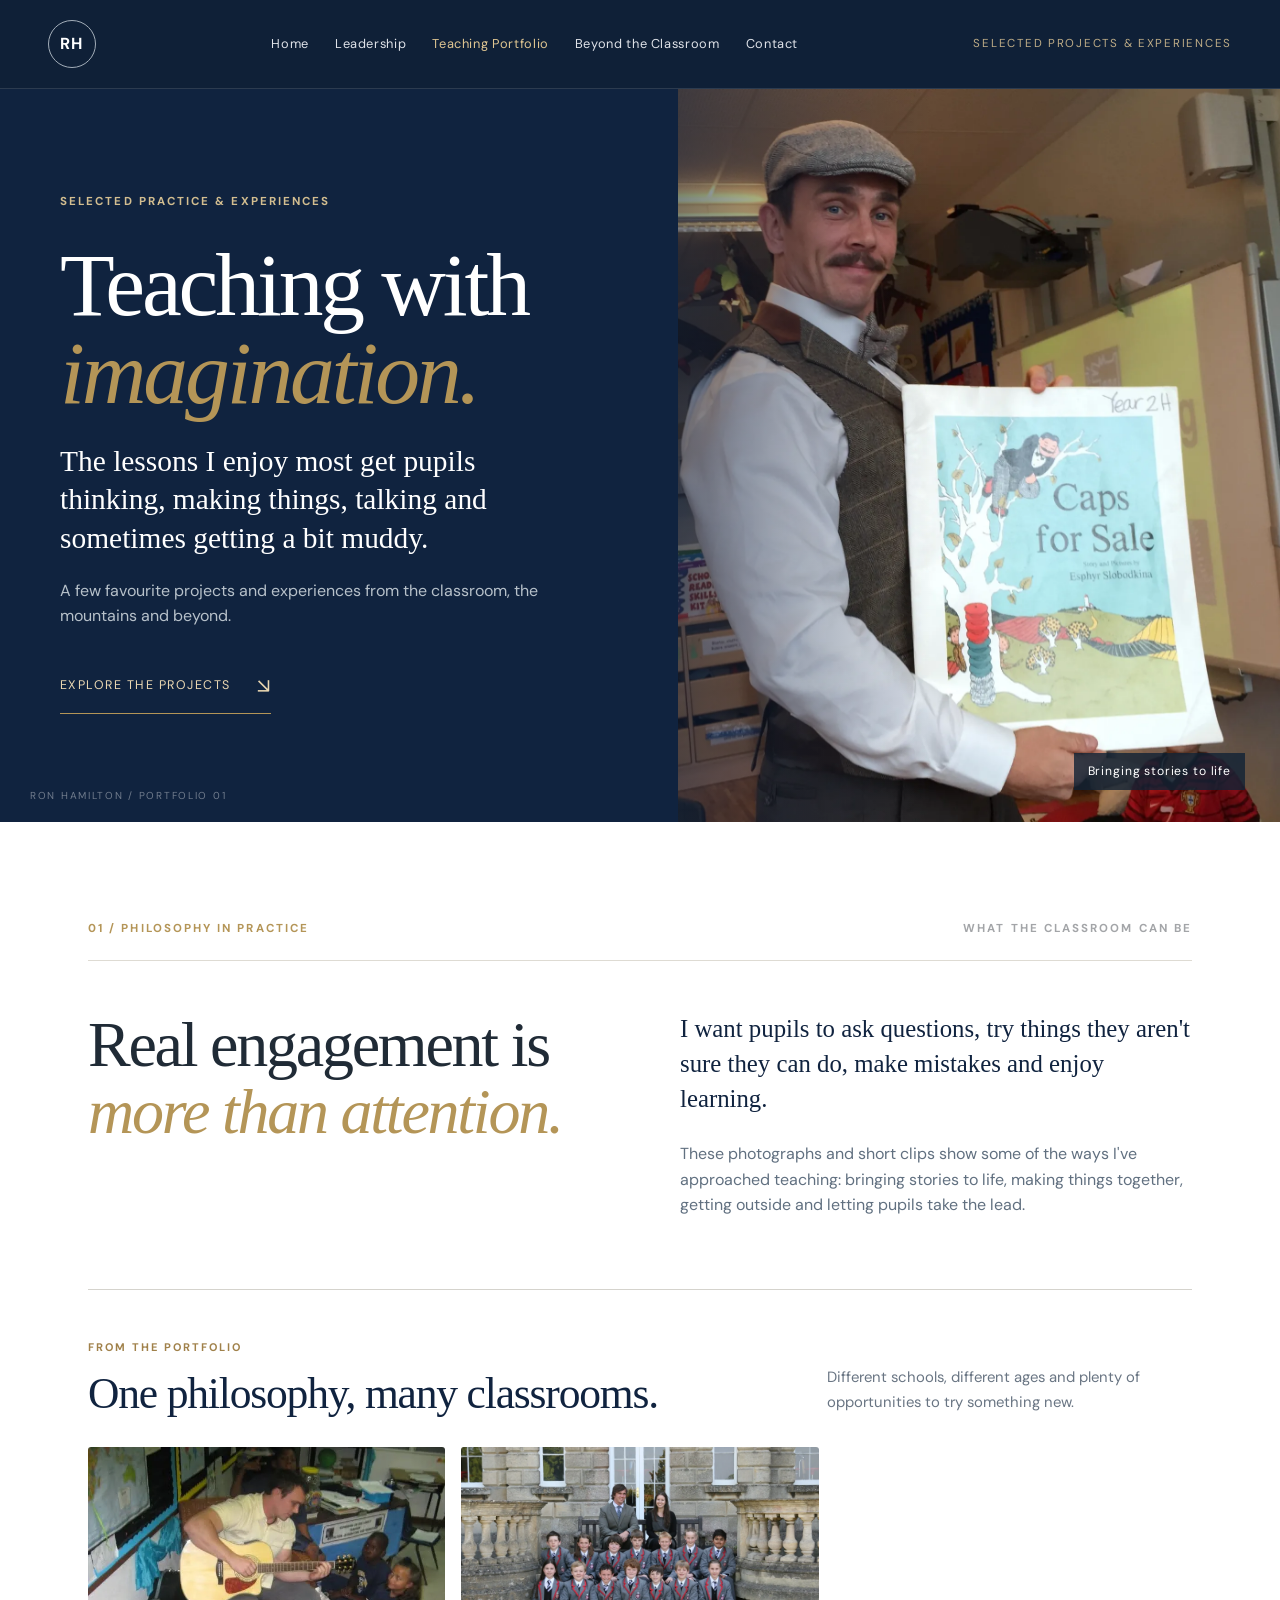
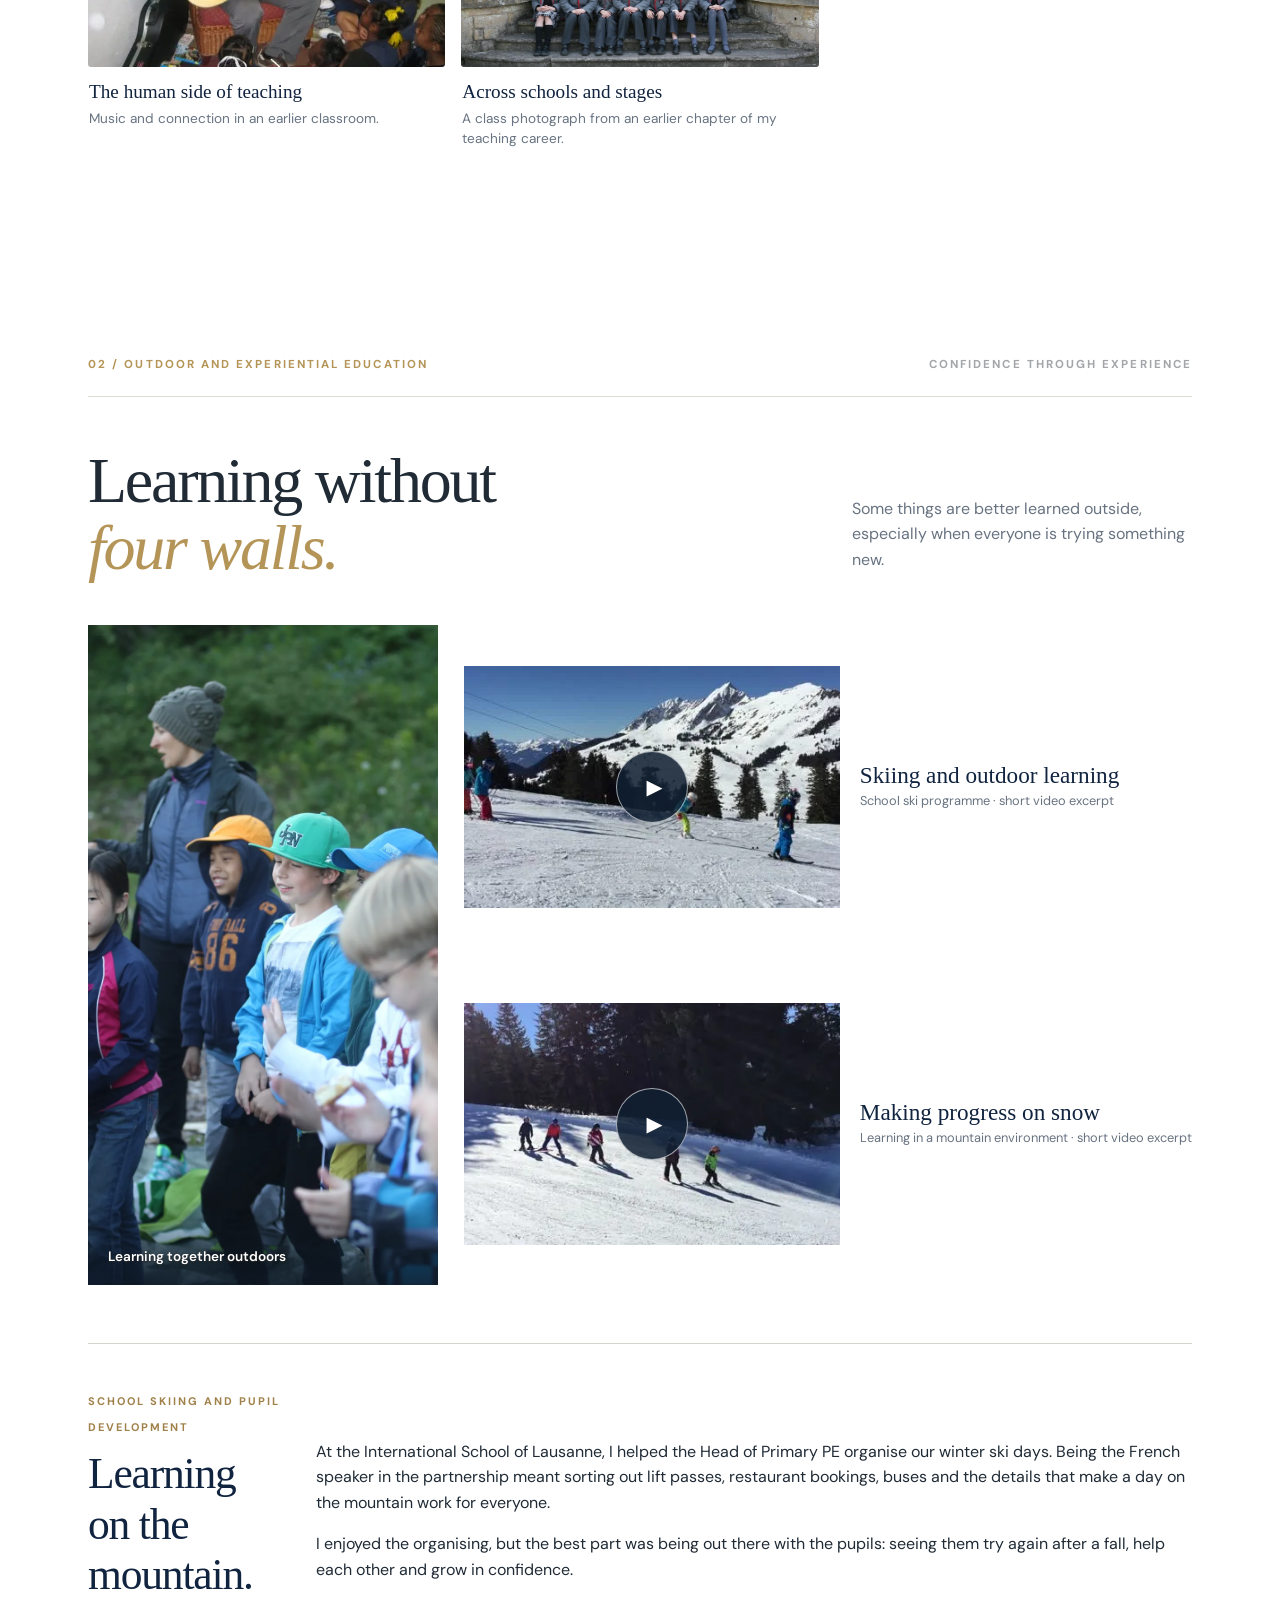
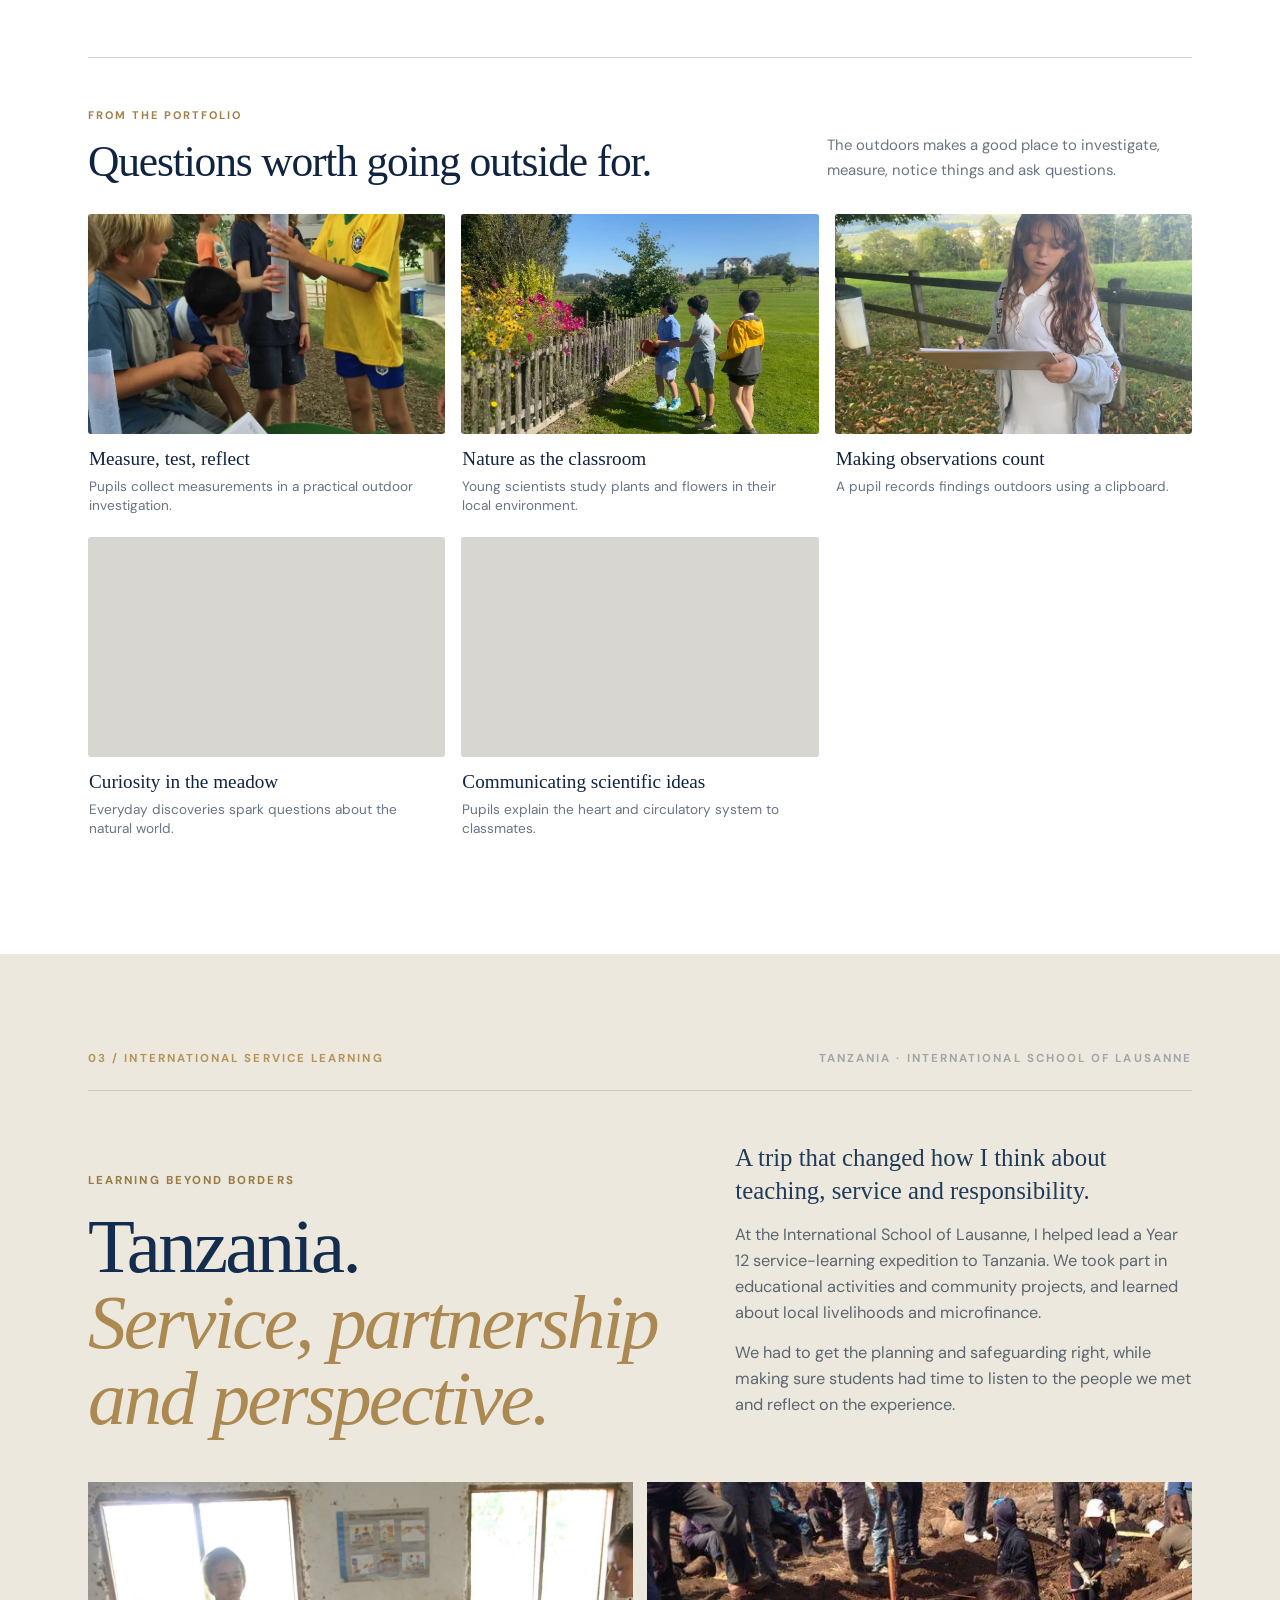
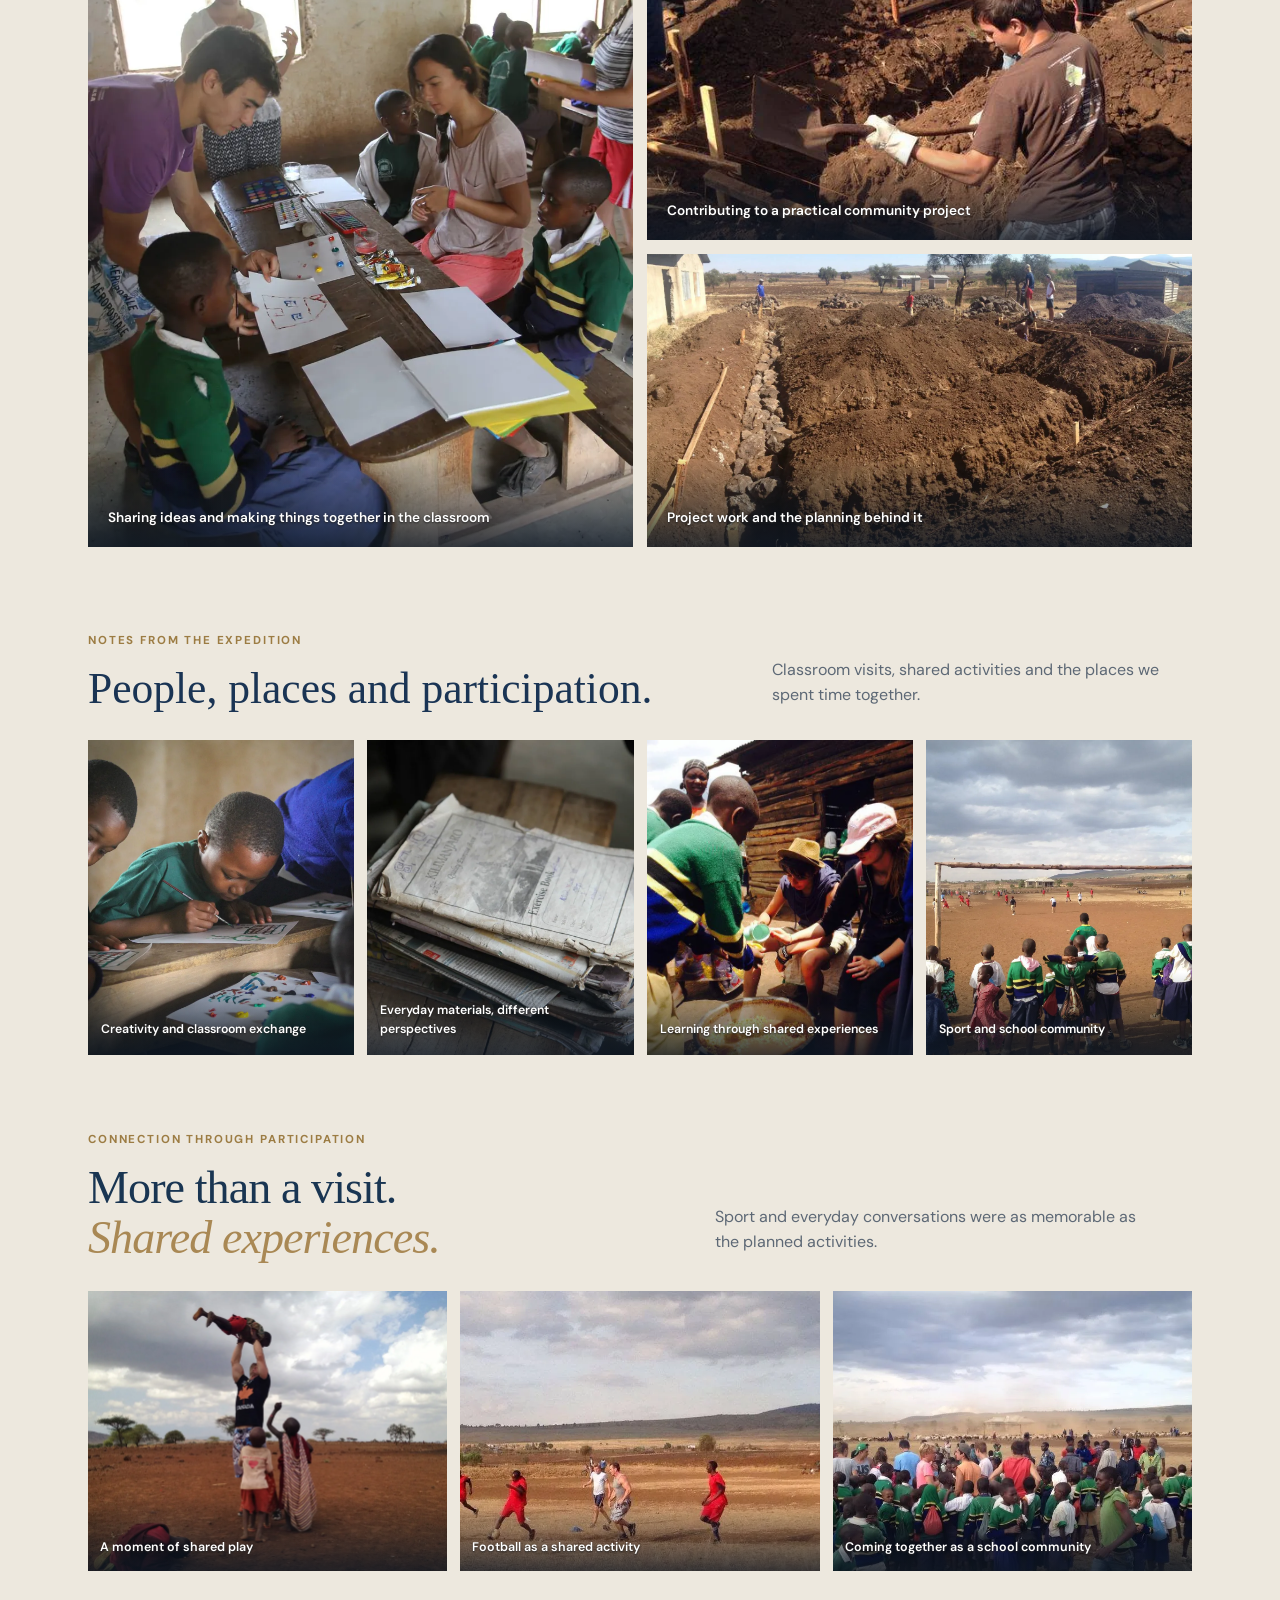
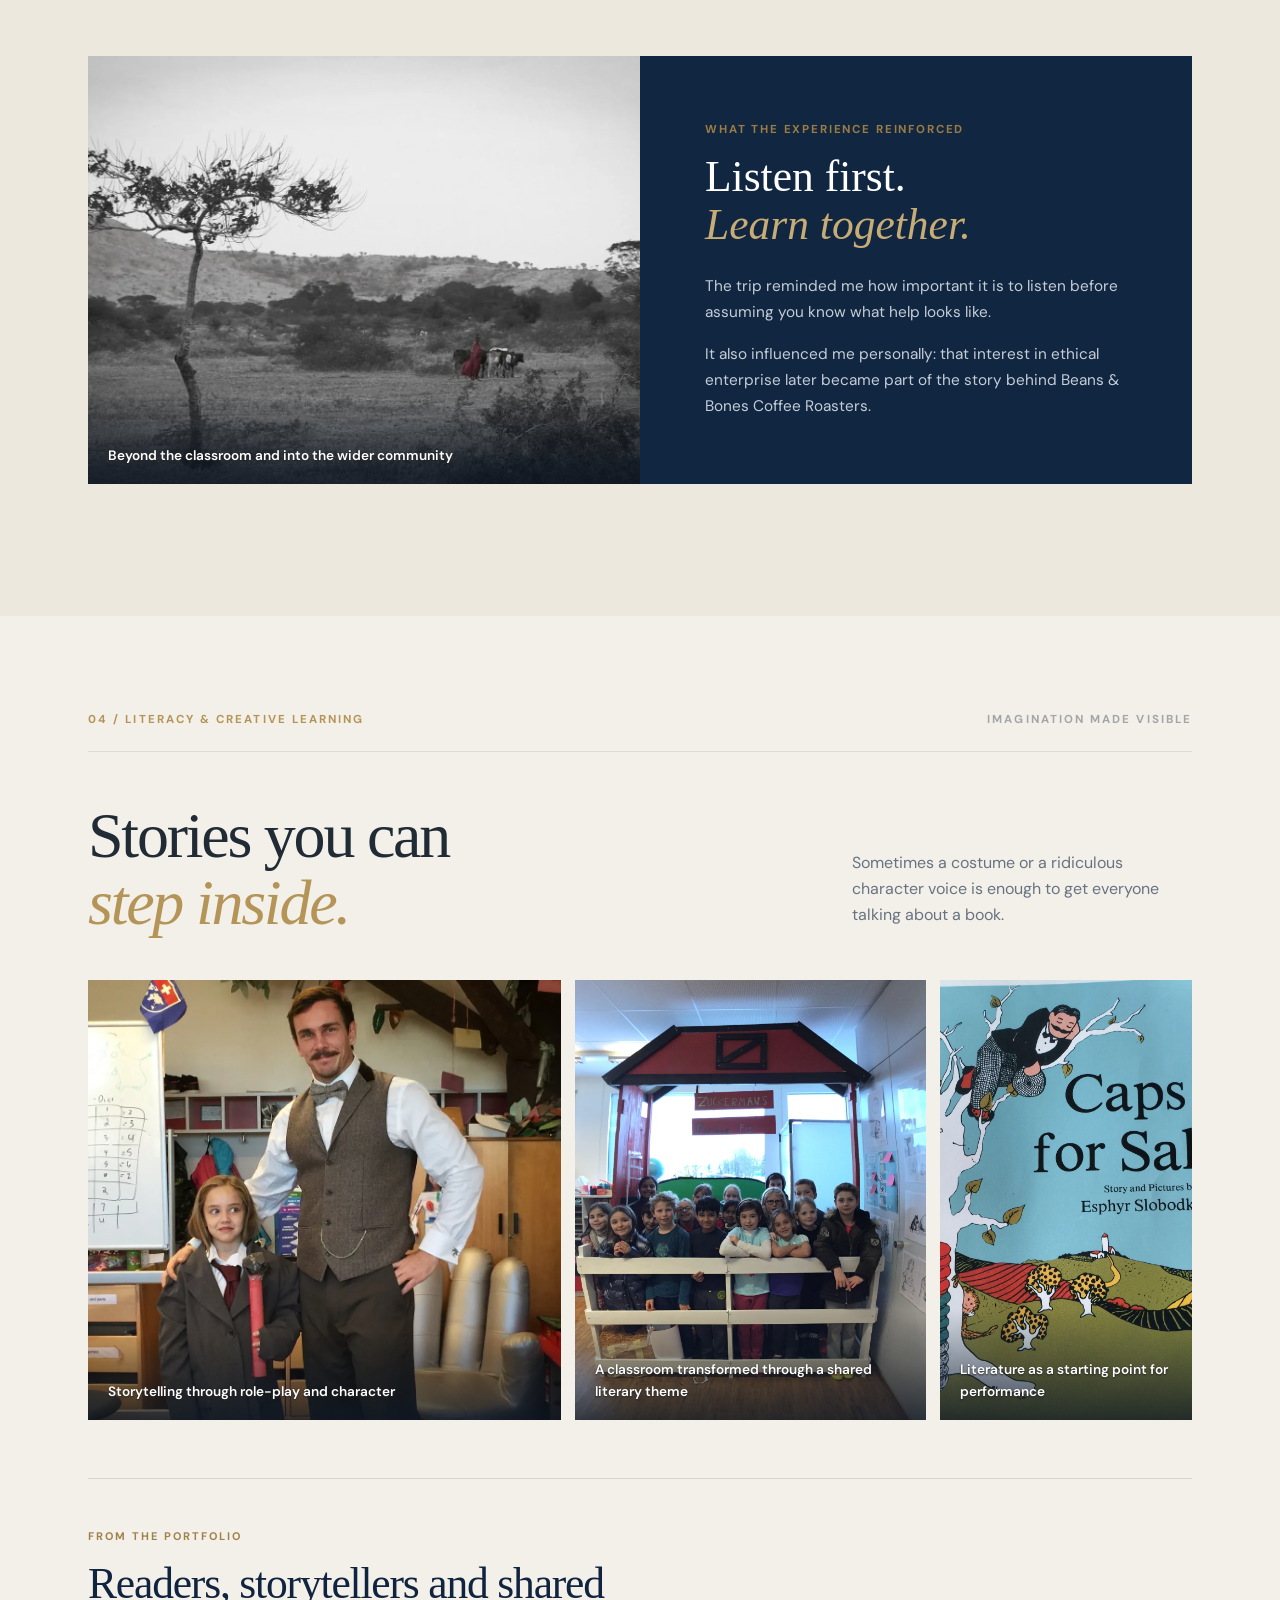
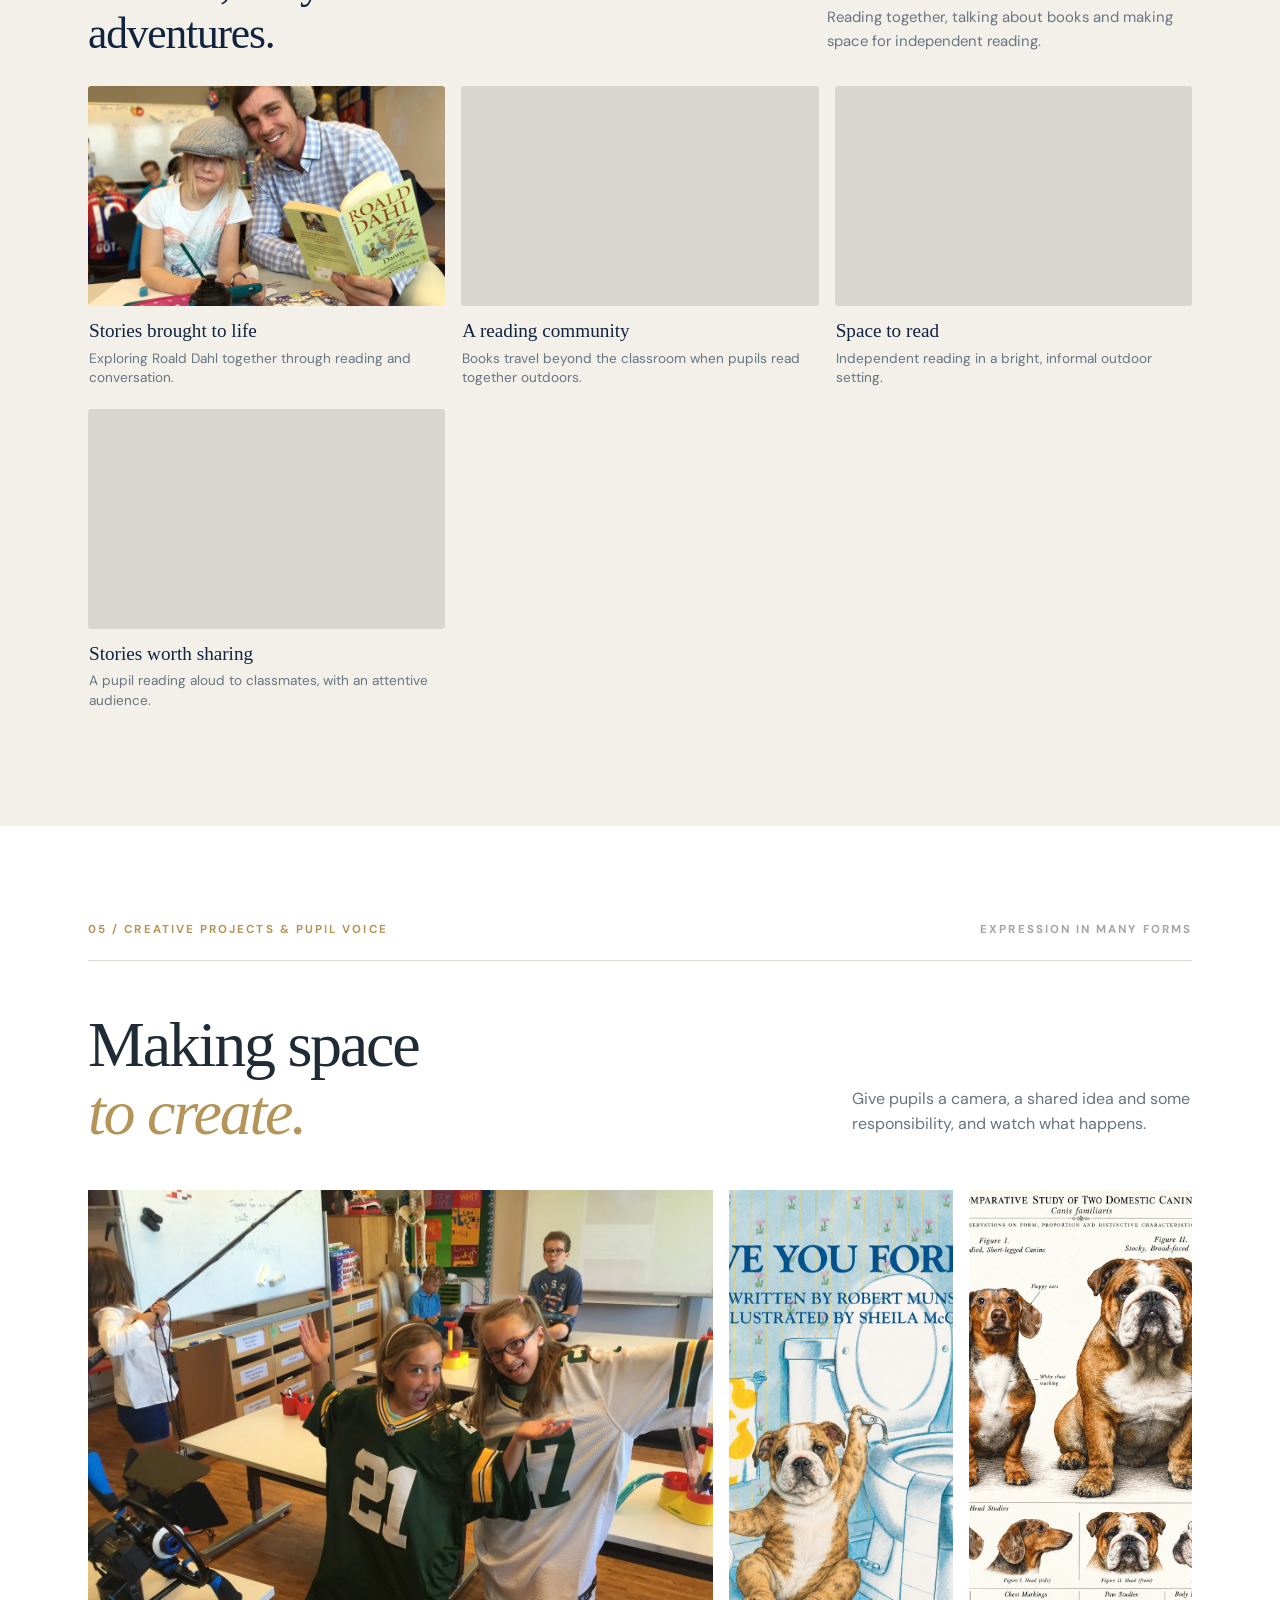
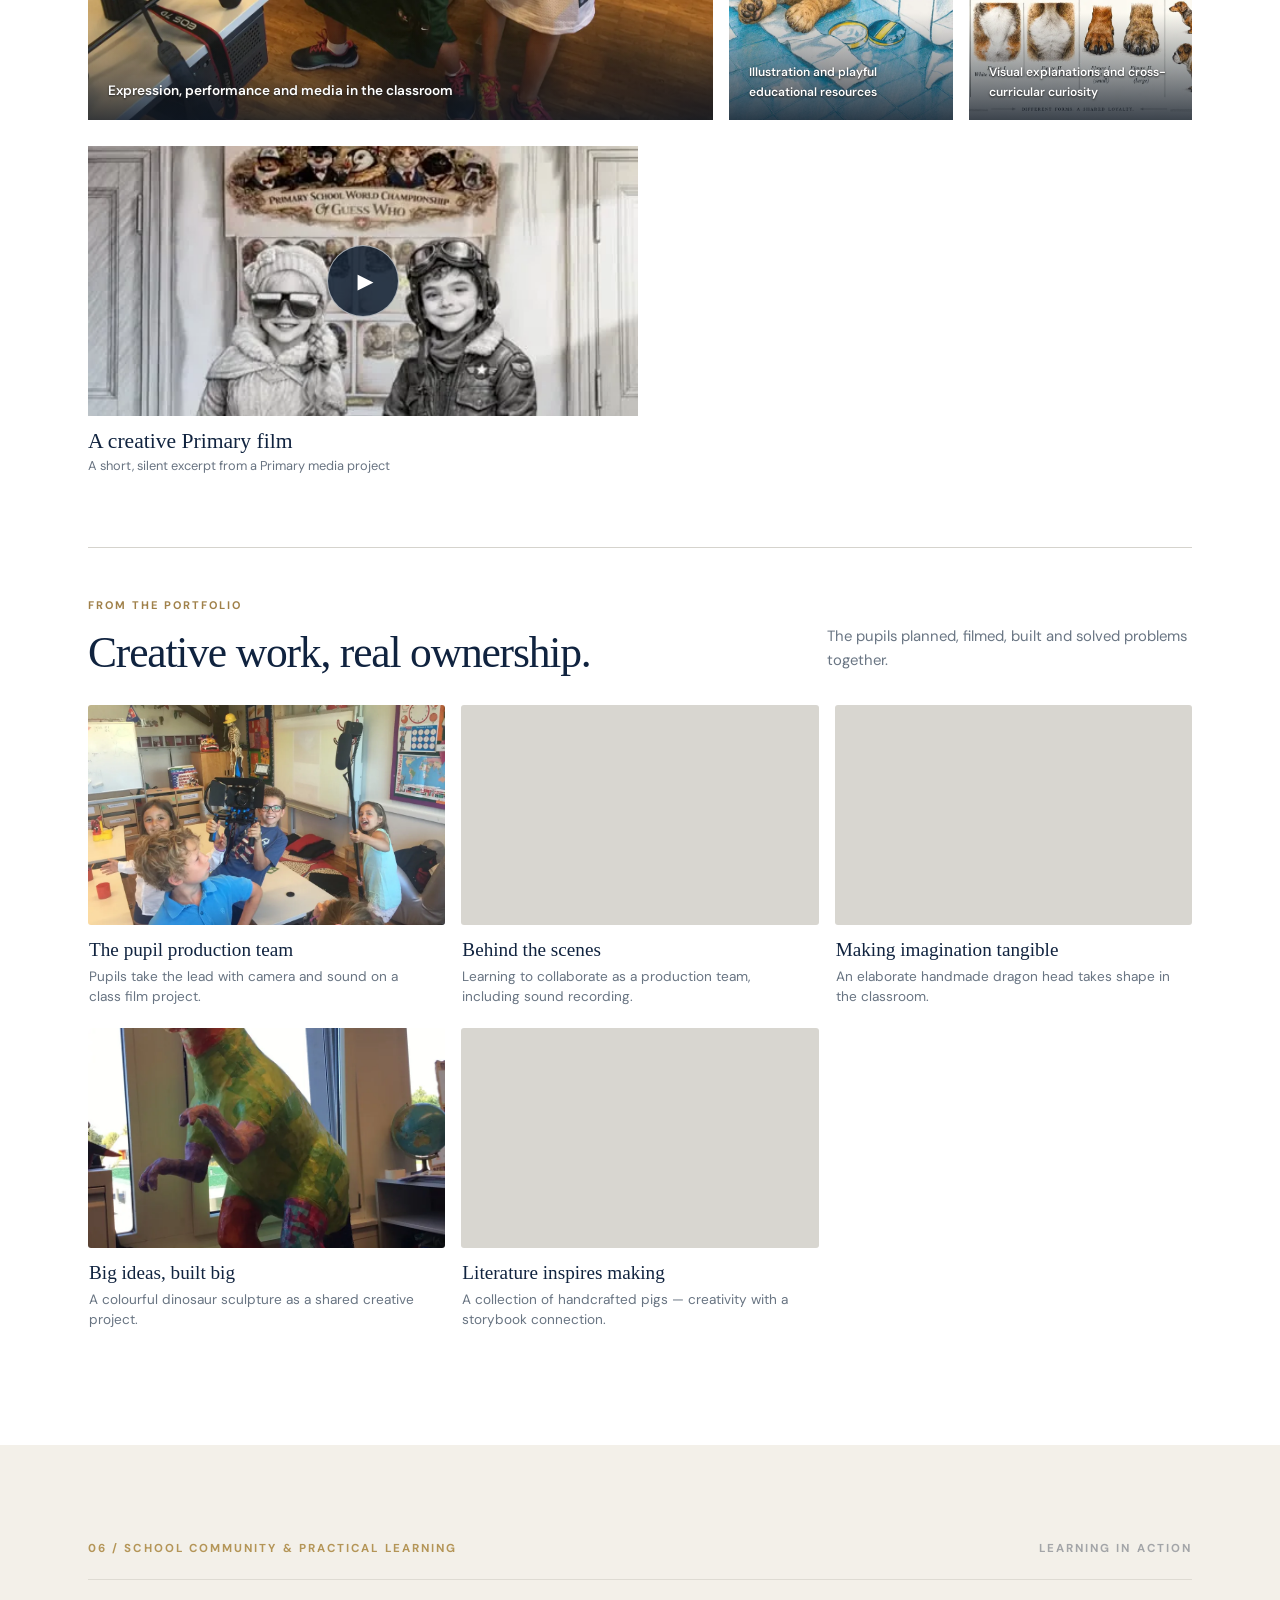
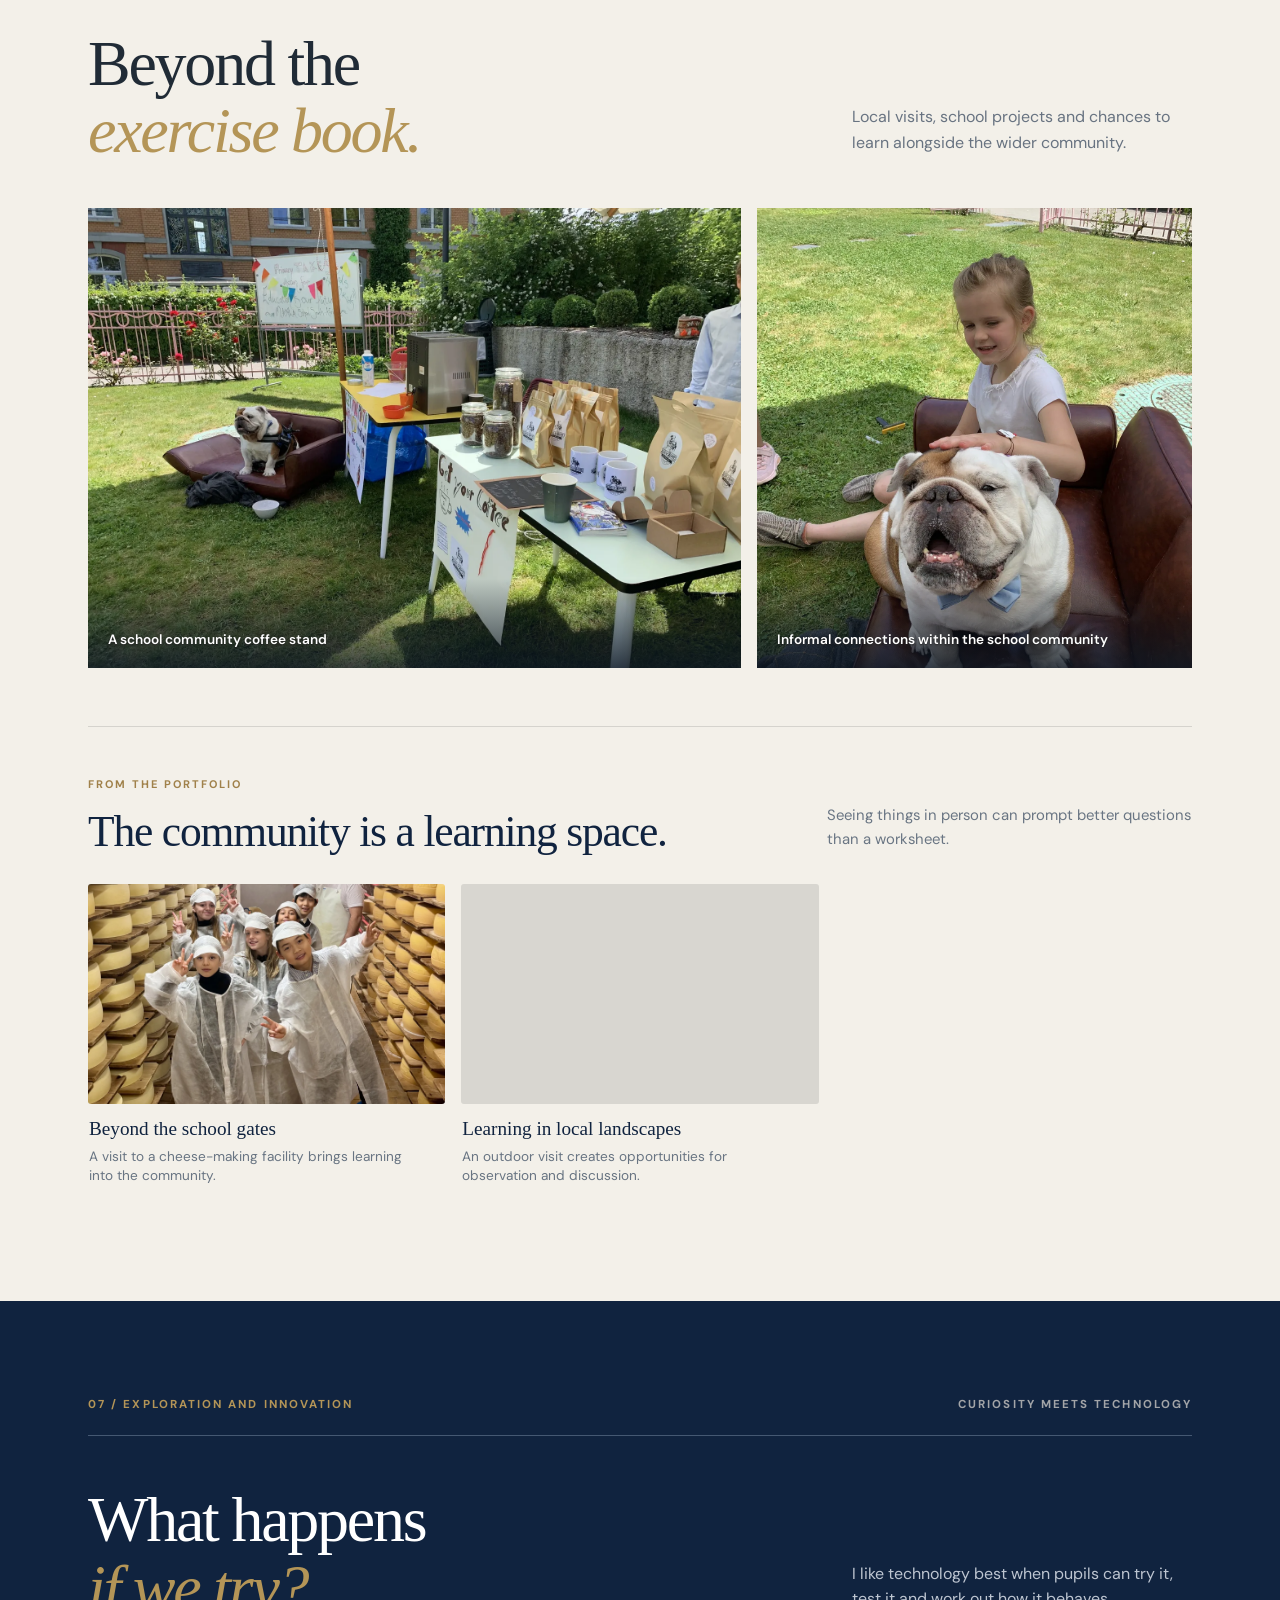
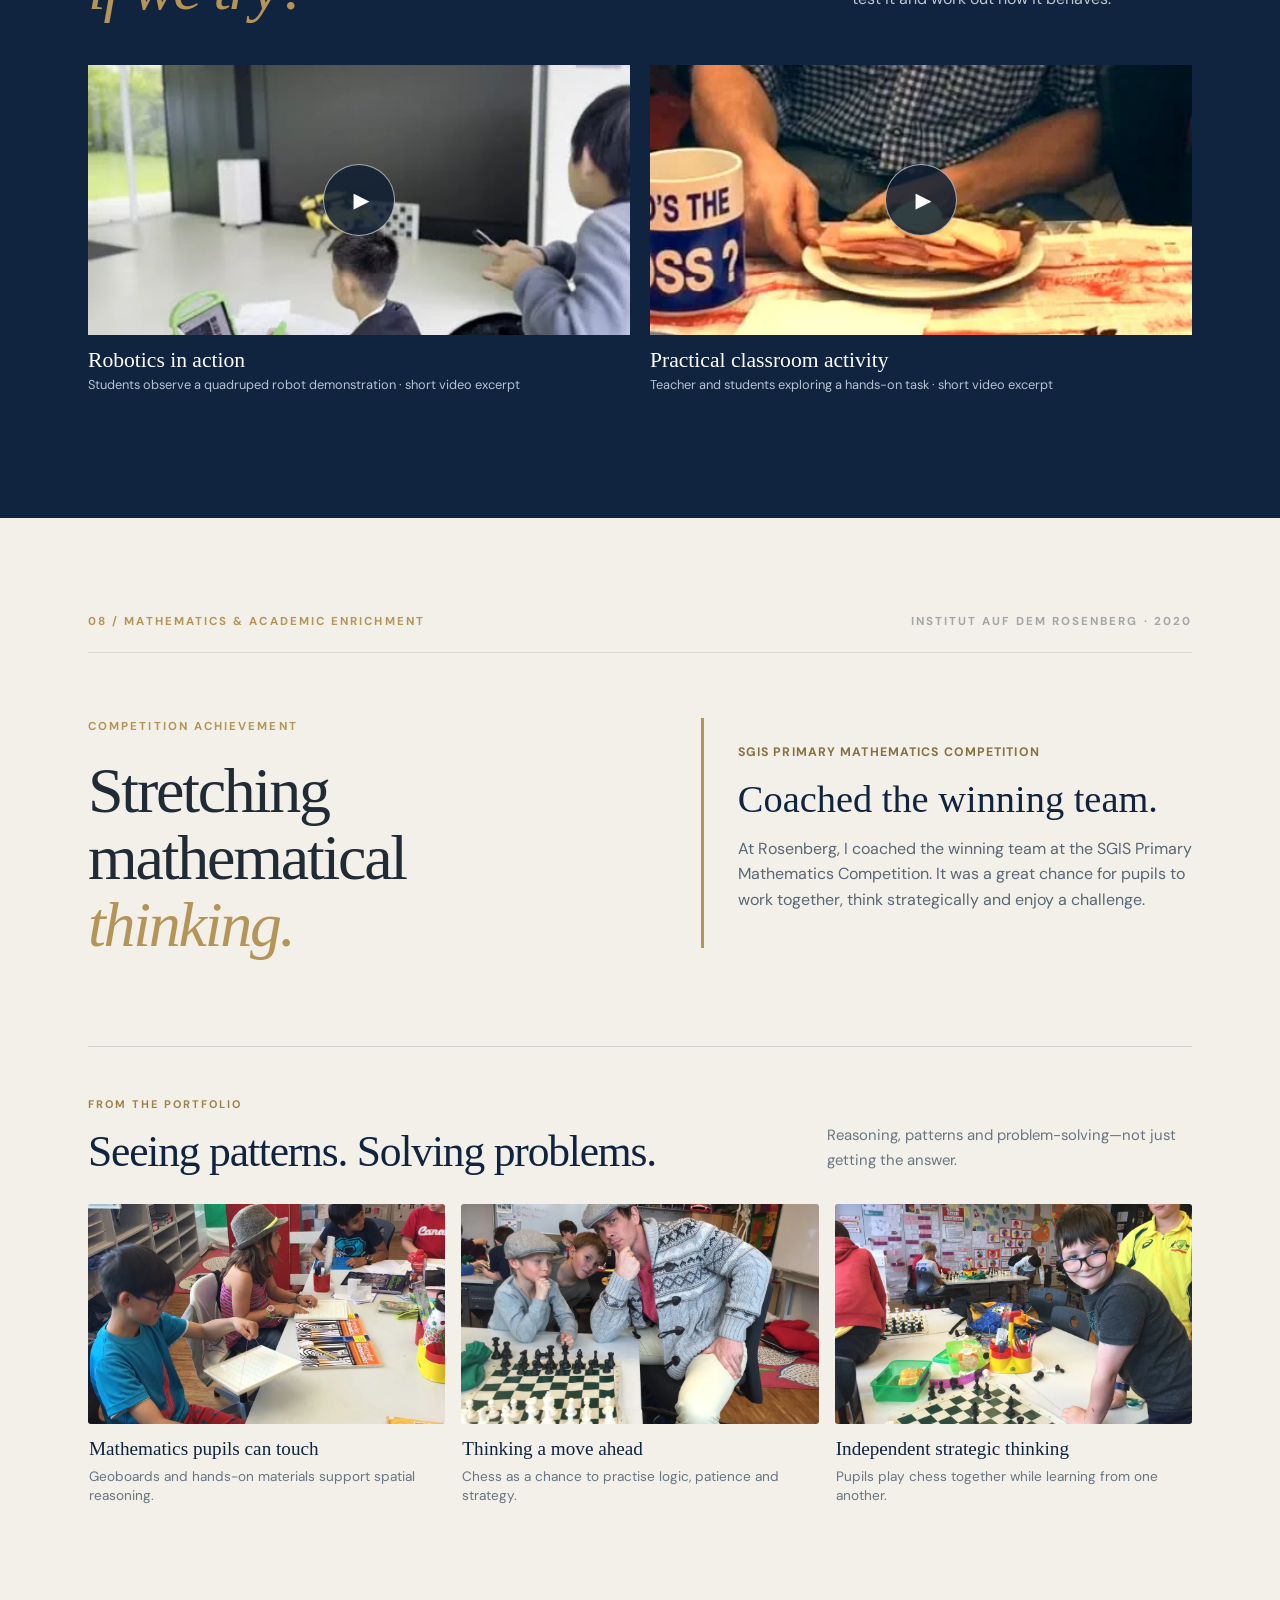
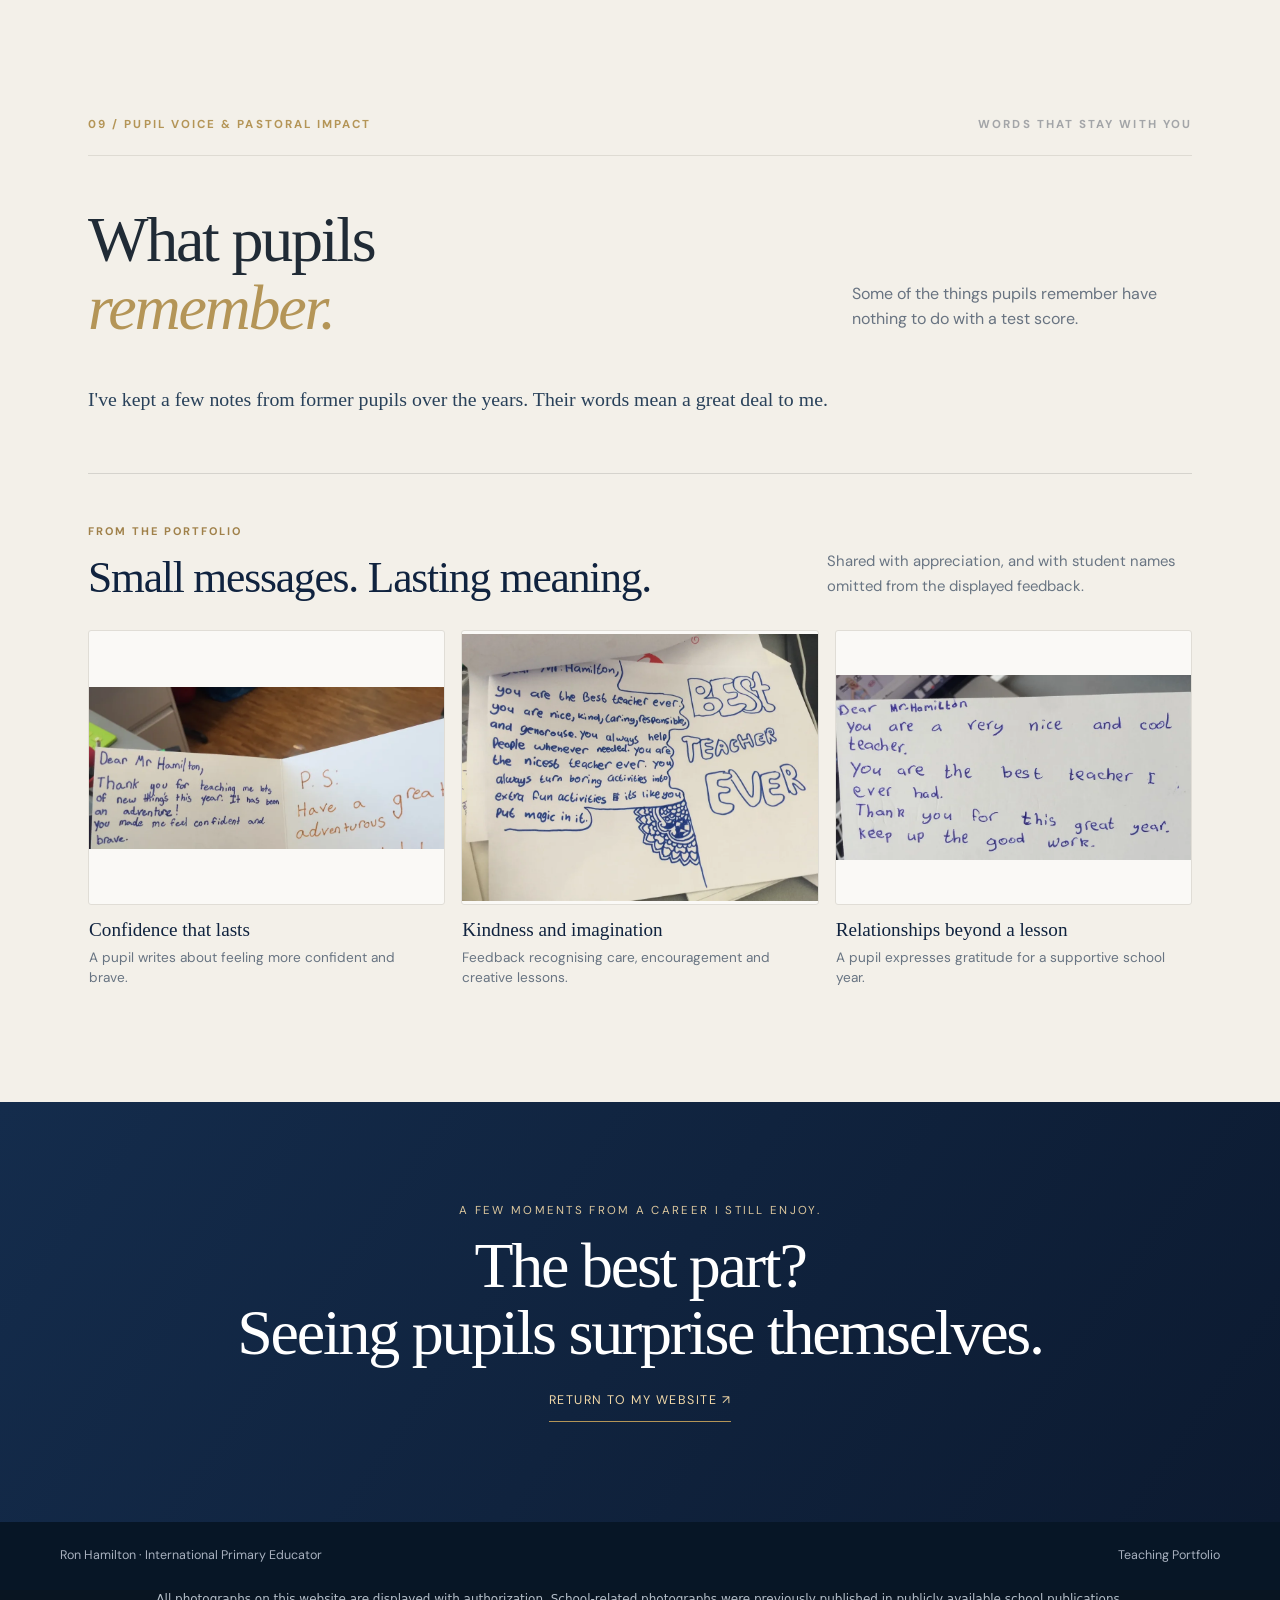
<file: portfolio.html>
<!DOCTYPE html>

<html lang="en"><head><meta charset="utf-8"/><meta content="width=device-width, initial-scale=1" name="viewport"/><meta content="Teaching portfolio of Ron Hamilton — creative literacy, experiential learning, innovation and outdoor education." name="description"/><title>Teaching Portfolio | Ron Hamilton</title><link href="portfolio.css" rel="stylesheet"/></head>
<body><a class="skip-link" href="#main">Skip to content</a><header class="site-header"><div class="header-inner"><a aria-label="Ron Hamilton, home" class="brand" href="index.html">RH</a><nav aria-label="Main navigation"><a href="index.html">Home</a><a href="leadership.html">Leadership</a><a aria-current="page" href="#portfolio">Teaching Portfolio</a><a href="beyond.html">Beyond the Classroom</a><a href="index.html#contact">Contact</a></nav><span class="top-note">Selected projects &amp; experiences</span></div></header>
<main id="main"><section class="hero"><div class="hero-copy"><p class="eyebrow">Selected practice &amp; experiences</p><h1>Teaching with<br/><em>imagination.</em></h1><p class="hero-lead">The lessons I enjoy most get pupils thinking, making things, talking and sometimes getting a bit muddy.</p><p class="hero-sub">A few favourite projects and experiences from the classroom, the mountains and beyond.</p><a class="cta" href="#portfolio">Explore the projects <span>↘</span></a></div><div class="hero-image"><img alt="Teacher in character holding a children’s storybook in the classroom" class="" loading="eager" src="assets/literacy-costume.webp"/><span class="image-label">Bringing stories to life</span></div><span class="hero-index">RON HAMILTON / PORTFOLIO 01</span></section>
<section class="intro content-wrap"><div class="label-row"><span>01 / Philosophy in practice</span><span>What the classroom can be</span></div><div class="intro-columns"><h2>Real engagement is<br/><em>more than attention.</em></h2><div><p class="intro-large">I want pupils to ask questions, try things they aren't sure they can do, make mistakes and enjoy learning.</p><p>These photographs and short clips show some of the ways I've approached teaching: bringing stories to life, making things together, getting outside and letting pupils take the lead.</p></div></div><div class="curated-chapter"><div class="curated-heading"><div><span class="curated-kicker">From the portfolio</span><h3>One philosophy, many classrooms.</h3></div><p>Different schools, different ages and plenty of opportunities to try something new.</p></div><div class="curated-grid"><figure class="curated-card"><a aria-label="View full photo: The human side of teaching" href="assets/gallery-062-journey.webp" rel="noopener" target="_blank"><img alt="The human side of teaching. Music and connection in an earlier classroom." decoding="async" height="453" loading="lazy" src="assets/gallery-062-journey.webp" width="604"/></a><figcaption><strong>The human side of teaching</strong><span>Music and connection in an earlier classroom.</span></figcaption></figure><figure class="curated-card"><a aria-label="View full photo: Across schools and stages" href="assets/gallery-068-journey.webp" rel="noopener" target="_blank"><img alt="Across schools and stages. A class photograph from an earlier chapter of my teaching career." decoding="async" height="1200" loading="lazy" src="assets/gallery-068-journey.webp" width="1800"/></a><figcaption><strong>Across schools and stages</strong><span>A class photograph from an earlier chapter of my teaching career.</span></figcaption></figure></div></div></section>
<section class="block" id="portfolio"><div class="content-wrap"><div class="label-row"><span>02 / Outdoor and experiential education</span><span>Confidence through experience</span></div><div class="section-heading"><h2>Learning without<br/><em>four walls.</em></h2><p>Some things are better learned outside, especially when everyone is trying something new.</p></div><div class="outdoor-grid"><figure><img alt="A group of primary pupils on an outdoor learning excursion" class="" loading="lazy" src="assets/outdoor-learning.webp"/><figcaption>Learning together outdoors</figcaption></figure><div class="outdoor-videos"><article class="video-card"><button aria-label="Play preview: Skiing and outdoor learning" class="video-launch" data-title="Skiing and outdoor learning" data-video="media/ski-education-one.mp4"><img alt="Skiing and outdoor learning" class="" loading="lazy" src="assets/ski-education-one.webp"/><span aria-hidden="true" class="play-icon">▶</span></button><div class="video-caption"><h3>Skiing and outdoor learning</h3><p>School ski programme · short video excerpt</p></div></article><article class="video-card"><button aria-label="Play preview: Making progress on snow" class="video-launch" data-title="Making progress on snow" data-video="media/ski-education-two.mp4"><img alt="Making progress on snow" class="" loading="lazy" src="assets/ski-education-two.webp"/><span aria-hidden="true" class="play-icon">▶</span></button><div class="video-caption"><h3>Making progress on snow</h3><p>Learning in a mountain environment · short video excerpt</p></div></article></div></div><div class="curated-chapter" id="school-ski-programme"><div class="curated-heading"><div><span class="curated-kicker">School skiing and pupil development</span><h3>Learning on the mountain.</h3></div><div><p>At the International School of Lausanne, I helped the Head of Primary PE organise our winter ski days. Being the French speaker in the partnership meant sorting out lift passes, restaurant bookings, buses and the details that make a day on the mountain work for everyone.</p><p>I enjoyed the organising, but the best part was being out there with the pupils: seeing them try again after a fall, help each other and grow in confidence.</p></div></div></div><div class="curated-chapter"><div class="curated-heading"><div><span class="curated-kicker">From the portfolio</span><h3>Questions worth going outside for.</h3></div><p>The outdoors makes a good place to investigate, measure, notice things and ask questions.</p></div><div class="curated-grid"><figure class="curated-card"><a aria-label="View full photo: Measure, test, reflect" href="assets/gallery-049-outdoors.webp" rel="noopener" target="_blank"><img alt="Measure, test, reflect. Pupils collect measurements in a practical outdoor investigation." decoding="async" height="1024" loading="lazy" src="assets/gallery-049-outdoors.webp" width="768"/></a><figcaption><strong>Measure, test, reflect</strong><span>Pupils collect measurements in a practical outdoor investigation.</span></figcaption></figure><figure class="curated-card"><a aria-label="View full photo: Nature as the classroom" href="assets/gallery-077-outdoors.webp" rel="noopener" target="_blank"><img alt="Nature as the classroom. Young scientists study plants and flowers in their local environment." decoding="async" height="665" loading="lazy" src="assets/gallery-077-outdoors.webp" width="1182"/></a><figcaption><strong>Nature as the classroom</strong><span>Young scientists study plants and flowers in their local environment.</span></figcaption></figure><figure class="curated-card"><a aria-label="View full photo: Making observations count" href="assets/gallery-076-outdoors.webp" rel="noopener" target="_blank"><img alt="Making observations count. A pupil records findings outdoors using a clipboard." decoding="async" height="665" loading="lazy" src="assets/gallery-076-outdoors.webp" width="1182"/></a><figcaption><strong>Making observations count</strong><span>A pupil records findings outdoors using a clipboard.</span></figcaption></figure><figure class="curated-card"><a aria-label="View full photo: Curiosity in the meadow" href="assets/gallery-084-outdoors.webp" rel="noopener" target="_blank"><img alt="Curiosity in the meadow. Everyday discoveries spark questions about the natural world." decoding="async" height="665" loading="lazy" src="assets/gallery-084-outdoors.webp" width="1182"/></a><figcaption><strong>Curiosity in the meadow</strong><span>Everyday discoveries spark questions about the natural world.</span></figcaption></figure><figure class="curated-card"><a aria-label="View full photo: Communicating scientific ideas" href="assets/gallery-080-outdoors.webp" rel="noopener" target="_blank"><img alt="Communicating scientific ideas. Pupils explain the heart and circulatory system to classmates." decoding="async" height="768" loading="lazy" src="assets/gallery-080-outdoors.webp" width="1024"/></a><figcaption><strong>Communicating scientific ideas</strong><span>Pupils explain the heart and circulatory system to classmates.</span></figcaption></figure></div></div></div></section>
<section class="tanzania-section" id="tanzania">
<div class="content-wrap">
<div class="label-row tanzania-label"><span>03 / International service learning</span><span>Tanzania · International School of Lausanne</span></div>
<div class="tanzania-intro">
<div class="tanzania-heading"><p class="eyebrow">Learning beyond borders</p><h2>Tanzania.<br/><em>Service, partnership<br/>and perspective.</em></h2></div>
<div class="tanzania-intro-copy"><p class="tanzania-lead">A trip that changed how I think about teaching, service and responsibility.</p><p>At the International School of Lausanne, I helped lead a Year 12 service-learning expedition to Tanzania. We took part in educational activities and community projects, and learned about local livelihoods and microfinance.</p><p>We had to get the planning and safeguarding right, while making sure students had time to listen to the people we met and reflect on the experience.</p></div>
</div>
<div class="tanzania-feature">
<figure class="tanzania-classroom"><img alt="Visiting pupils and local schoolchildren working together around classroom desks" loading="lazy" src="assets/tanzania-classroom.webp"/><figcaption>Sharing ideas and making things together in the classroom</figcaption></figure>
<div class="tanzania-side">
<figure class="tanzania-building"><img alt="Student undertaking practical digging work alongside other people at a community building site" loading="lazy" src="assets/tanzania-construction.webp"/><figcaption>Contributing to a practical community project</figcaption></figure>
<figure class="tanzania-site"><img alt="Wide view of dug foundations and site preparations in a rural setting" loading="lazy" src="assets/tanzania-worksite.webp"/><figcaption>Project work and the planning behind it</figcaption></figure>
</div>
</div>
<div class="tanzania-gallery-heading"><div><span class="tanzania-small-label">Notes from the expedition</span><h3>People, places and participation.</h3></div><p>Classroom visits, shared activities and the places we spent time together.</p></div>
<div class="tanzania-gallery">
<figure><img alt="A school pupil focused on painting a picture at a wooden classroom desk" loading="lazy" src="assets/tanzania-art.webp"/><figcaption>Creativity and classroom exchange</figcaption></figure>
<figure><img alt="A well-used stack of school exercise books resting on a wooden desk" loading="lazy" src="assets/tanzania-exercise-books.webp"/><figcaption>Everyday materials, different perspectives</figcaption></figure>
<figure><img alt="Visitors and local pupils sharing food from a large cooking pot" loading="lazy" src="assets/tanzania-community-meal.webp"/><figcaption>Learning through shared experiences</figcaption></figure>
<figure><img alt="Schoolchildren watching a game of football on a large outdoor pitch" loading="lazy" src="assets/tanzania-school-football.webp"/><figcaption>Sport and school community</figcaption></figure>
</div>
<div class="tanzania-sport-intro">
<span class="tanzania-small-label">Connection through participation</span>
<h3>More than a visit.<br/><em>Shared experiences.</em></h3>
<p>Sport and everyday conversations were as memorable as the planned activities.</p>
</div>
<div class="tanzania-connections">
<figure><img alt="Visitor lifting a young child in an open landscape while other children play nearby" loading="lazy" src="assets/tanzania-shared-play.webp"/><figcaption>A moment of shared play</figcaption></figure>
<figure><img alt="Players in red uniforms and visiting participants sharing a football match outdoors" loading="lazy" src="assets/tanzania-football-action.webp"/><figcaption>Football as a shared activity</figcaption></figure>
<figure><img alt="Large outdoor gathering of pupils and visitors following community activities" loading="lazy" src="assets/tanzania-school-gathering.webp"/><figcaption>Coming together as a school community</figcaption></figure>
</div>
<div class="tanzania-reflection">
<figure><img alt="Black and white image of a tree and distant cattle in a Tanzanian rural landscape" loading="lazy" src="assets/tanzania-landscape.webp"/><figcaption>Beyond the classroom and into the wider community</figcaption></figure>
<div class="tanzania-reflection-copy"><span class="tanzania-small-label">What the experience reinforced</span><h3>Listen first.<br/><em>Learn together.</em></h3><p>The trip reminded me how important it is to listen before assuming you know what help looks like.</p><p>It also influenced me personally: that interest in ethical enterprise later became part of the story behind Beans &amp; Bones Coffee Roasters.</p></div>
</div>
<p class="tanzania-review-note"></p>
</div>
</section><section class="block on-cream"><div class="content-wrap"><div class="label-row"><span>04 / Literacy &amp; creative learning</span><span>Imagination made visible</span></div><div class="section-heading"><h2>Stories you can<br/><em>step inside.</em></h2><p>Sometimes a costume or a ridiculous character voice is enough to get everyone talking about a book.</p></div><div class="literacy-grid"><figure class="photo-main"><img alt="Teacher dressed as a storybook character standing with a pupil in costume" class="" loading="lazy" src="assets/literacy-roleplay.webp"/><figcaption>Storytelling through role-play and character</figcaption></figure><figure class="photo-tall"><img alt="Group of primary pupils standing in front of an immersive classroom barn setting" class="" loading="lazy" src="assets/creative-set.webp"/><figcaption>A classroom transformed through a shared literary theme</figcaption></figure><figure class="photo-small"><img alt="Cover of Caps for Sale by Esphyr Slobodkina" class="" loading="lazy" src="assets/story-caps.webp"/><figcaption>Literature as a starting point for performance</figcaption></figure></div><div class="curated-chapter"><div class="curated-heading"><div><span class="curated-kicker">From the portfolio</span><h3>Readers, storytellers and shared adventures.</h3></div><p>Reading together, talking about books and making space for independent reading.</p></div><div class="curated-grid"><figure class="curated-card"><a aria-label="View full photo: Stories brought to life" href="assets/gallery-104-literacy.webp" rel="noopener" target="_blank"><img alt="Stories brought to life. Exploring Roald Dahl together through reading and conversation." decoding="async" height="1350" loading="lazy" src="assets/gallery-104-literacy.webp" width="1800"/></a><figcaption><strong>Stories brought to life</strong><span>Exploring Roald Dahl together through reading and conversation.</span></figcaption></figure><figure class="curated-card"><a aria-label="View full photo: A reading community" href="assets/gallery-106-literacy.webp" rel="noopener" target="_blank"><img alt="A reading community. Books travel beyond the classroom when pupils read together outdoors." decoding="async" height="960" loading="lazy" src="assets/gallery-106-literacy.webp" width="1280"/></a><figcaption><strong>A reading community</strong><span>Books travel beyond the classroom when pupils read together outdoors.</span></figcaption></figure><figure class="curated-card"><a aria-label="View full photo: Space to read" href="assets/gallery-060-literacy.webp" rel="noopener" target="_blank"><img alt="Space to read. Independent reading in a bright, informal outdoor setting." decoding="async" height="1024" loading="lazy" src="assets/gallery-060-literacy.webp" width="768"/></a><figcaption><strong>Space to read</strong><span>Independent reading in a bright, informal outdoor setting.</span></figcaption></figure><figure class="curated-card"><a aria-label="View full photo: Stories worth sharing" href="assets/gallery-090-literacy.webp" rel="noopener" target="_blank"><img alt="Stories worth sharing. A pupil reading aloud to classmates, with an attentive audience." decoding="async" height="768" loading="lazy" src="assets/gallery-090-literacy.webp" width="1024"/></a><figcaption><strong>Stories worth sharing</strong><span>A pupil reading aloud to classmates, with an attentive audience.</span></figcaption></figure></div></div></div></section>
<section class="block"><div class="content-wrap"><div class="label-row"><span>05 / Creative projects &amp; pupil voice</span><span>Expression in many forms</span></div><div class="section-heading"><h2>Making space<br/><em>to create.</em></h2><p>Give pupils a camera, a shared idea and some responsibility, and watch what happens.</p></div><div class="media-layout"><figure class="feature-photo"><img alt="Primary pupils enjoying a classroom media activity with a camera visible in the foreground" class="" loading="lazy" src="assets/creative-filmmaking.webp"/><figcaption>Expression, performance and media in the classroom</figcaption></figure><div class="mini-stack"><figure><img alt="Illustrated storybook-inspired bulldog image created for teaching material" class="" loading="lazy" src="assets/storybook-illustration.webp"/><figcaption>Illustration and playful educational resources</figcaption></figure><figure><img alt="Illustrated comparison of dachshund and bulldog anatomy in a vintage scientific poster style" class="" loading="lazy" src="assets/canine-diagram.webp"/><figcaption>Visual explanations and cross-curricular curiosity</figcaption></figure></div></div><div class="video-grid"><article class="video-card"><button aria-label="Play preview: A creative Primary film" class="video-launch" data-title="A creative Primary film" data-video="media/primary-media-project.mp4"><img alt="A creative Primary film" class="" loading="lazy" src="assets/primary-media-project.webp"/><span aria-hidden="true" class="play-icon">▶</span></button><div class="video-caption"><h3>A creative Primary film</h3><p>A short, silent excerpt from a Primary media project</p></div></article></div><div class="curated-chapter"><div class="curated-heading"><div><span class="curated-kicker">From the portfolio</span><h3>Creative work, real ownership.</h3></div><p>The pupils planned, filmed, built and solved problems together.</p></div><div class="curated-grid"><figure class="curated-card"><a aria-label="View full photo: The pupil production team" href="assets/gallery-051-creative.webp" rel="noopener" target="_blank"><img alt="The pupil production team. Pupils take the lead with camera and sound on a class film project." decoding="async" height="768" loading="lazy" src="assets/gallery-051-creative.webp" width="1024"/></a><figcaption><strong>The pupil production team</strong><span>Pupils take the lead with camera and sound on a class film project.</span></figcaption></figure><figure class="curated-card"><a aria-label="View full photo: Behind the scenes" href="assets/gallery-047-creative.webp" rel="noopener" target="_blank"><img alt="Behind the scenes. Learning to collaborate as a production team, including sound recording." decoding="async" height="768" loading="lazy" src="assets/gallery-047-creative.webp" width="1024"/></a><figcaption><strong>Behind the scenes</strong><span>Learning to collaborate as a production team, including sound recording.</span></figcaption></figure><figure class="curated-card"><a aria-label="View full photo: Making imagination tangible" href="assets/gallery-081-creative.webp" rel="noopener" target="_blank"><img alt="Making imagination tangible. An elaborate handmade dragon head takes shape in the classroom." decoding="async" height="768" loading="lazy" src="assets/gallery-081-creative.webp" width="1024"/></a><figcaption><strong>Making imagination tangible</strong><span>An elaborate handmade dragon head takes shape in the classroom.</span></figcaption></figure><figure class="curated-card"><a aria-label="View full photo: Big ideas, built big" href="assets/gallery-079-creative.webp" rel="noopener" target="_blank"><img alt="Big ideas, built big. A colourful dinosaur sculpture as a shared creative project." decoding="async" height="1024" loading="lazy" src="assets/gallery-079-creative.webp" width="768"/></a><figcaption><strong>Big ideas, built big</strong><span>A colourful dinosaur sculpture as a shared creative project.</span></figcaption></figure><figure class="curated-card"><a aria-label="View full photo: Literature inspires making" href="assets/gallery-061-creative.webp" rel="noopener" target="_blank"><img alt="Literature inspires making. A collection of handcrafted pigs — creativity with a storybook connection." decoding="async" height="768" loading="lazy" src="assets/gallery-061-creative.webp" width="1024"/></a><figcaption><strong>Literature inspires making</strong><span>A collection of handcrafted pigs — creativity with a storybook connection.</span></figcaption></figure></div></div></div></section>
<section class="block on-cream"><div class="content-wrap"><div class="label-row"><span>06 / School community &amp; practical learning</span><span>Learning in action</span></div><div class="section-heading"><h2>Beyond the<br/><em>exercise book.</em></h2><p>Local visits, school projects and chances to learn alongside the wider community.</p></div><div class="community-grid"><figure class="wide-image"><img alt="Coffee stand with a bulldog resting nearby on a school lawn" class="" loading="lazy" src="assets/community-coffee.webp"/><figcaption>A school community coffee stand</figcaption></figure><figure class="side-image"><img alt="A child sits beside a bulldog on an outdoor sofa" class="" loading="lazy" src="assets/community-dog.webp"/><figcaption>Informal connections within the school community</figcaption></figure></div><div class="curated-chapter"><div class="curated-heading"><div><span class="curated-kicker">From the portfolio</span><h3>The community is a learning space.</h3></div><p>Seeing things in person can prompt better questions than a worksheet.</p></div><div class="curated-grid"><figure class="curated-card"><a aria-label="View full photo: Beyond the school gates" href="assets/gallery-096-community.webp" rel="noopener" target="_blank"><img alt="Beyond the school gates. A visit to a cheese-making facility brings learning into the community." decoding="async" height="1800" loading="lazy" src="assets/gallery-096-community.webp" width="1637"/></a><figcaption><strong>Beyond the school gates</strong><span>A visit to a cheese-making facility brings learning into the community.</span></figcaption></figure><figure class="curated-card"><a aria-label="View full photo: Learning in local landscapes" href="assets/gallery-083-community.webp" rel="noopener" target="_blank"><img alt="Learning in local landscapes. An outdoor visit creates opportunities for observation and discussion." decoding="async" height="768" loading="lazy" src="assets/gallery-083-community.webp" width="1024"/></a><figcaption><strong>Learning in local landscapes</strong><span>An outdoor visit creates opportunities for observation and discussion.</span></figcaption></figure></div></div></div></section>
<section class="block dark"><div class="content-wrap"><div class="label-row"><span>07 / Exploration and innovation</span><span>Curiosity meets technology</span></div><div class="section-heading"><h2>What happens<br/><em>if we try?</em></h2><p>I like technology best when pupils can try it, test it and work out how it behaves.</p></div><div class="video-grid two"><article class="video-card"><button aria-label="Play preview: Robotics in action" class="video-launch" data-title="Robotics in action" data-video="media/robotics-demonstration.mp4"><img alt="Robotics in action" class="" loading="lazy" src="assets/robotics-demonstration.webp"/><span aria-hidden="true" class="play-icon">▶</span></button><div class="video-caption"><h3>Robotics in action</h3><p>Students observe a quadruped robot demonstration · short video excerpt</p></div></article><article class="video-card"><button aria-label="Play preview: Practical classroom activity" class="video-launch" data-title="Practical classroom activity" data-video="media/classroom-activity.mp4"><img alt="Practical classroom activity" class="" loading="lazy" src="assets/classroom-activity.webp"/><span aria-hidden="true" class="play-icon">▶</span></button><div class="video-caption"><h3>Practical classroom activity</h3><p>Teacher and students exploring a hands-on task · short video excerpt</p></div></article></div></div></section>
<section class="block on-cream achievement-section" id="mathematics-enrichment">
<div class="content-wrap">
<div class="label-row"><span>08 / Mathematics &amp; academic enrichment</span><span>Institut auf dem Rosenberg · 2020</span></div>
<div class="achievement-layout">
<div><p class="eyebrow">Competition achievement</p><h2>Stretching mathematical<br/><em>thinking.</em></h2></div>
<div class="achievement-copy"><p class="achievement-year">SGIS Primary Mathematics Competition</p>
<h3>Coached the winning team.</h3>
<p>At Rosenberg, I coached the winning team at the SGIS Primary Mathematics Competition. It was a great chance for pupils to work together, think strategically and enjoy a challenge.</p>
</div>
</div>
<div class="curated-chapter"><div class="curated-heading"><div><span class="curated-kicker">From the portfolio</span><h3>Seeing patterns. Solving problems.</h3></div><p>Reasoning, patterns and problem-solving—not just getting the answer.</p></div><div class="curated-grid"><figure class="curated-card"><a aria-label="View full photo: Mathematics pupils can touch" href="assets/gallery-054-math.webp" rel="noopener" target="_blank"><img alt="Mathematics pupils can touch. Geoboards and hands-on materials support spatial reasoning." decoding="async" height="665" loading="lazy" src="assets/gallery-054-math.webp" width="1182"/></a><figcaption><strong>Mathematics pupils can touch</strong><span>Geoboards and hands-on materials support spatial reasoning.</span></figcaption></figure><figure class="curated-card"><a aria-label="View full photo: Thinking a move ahead" href="assets/gallery-050-math.webp" rel="noopener" target="_blank"><img alt="Thinking a move ahead. Chess as a chance to practise logic, patience and strategy." decoding="async" height="768" loading="lazy" src="assets/gallery-050-math.webp" width="1024"/></a><figcaption><strong>Thinking a move ahead</strong><span>Chess as a chance to practise logic, patience and strategy.</span></figcaption></figure><figure class="curated-card"><a aria-label="View full photo: Independent strategic thinking" href="assets/gallery-075-math.webp" rel="noopener" target="_blank"><img alt="Independent strategic thinking. Pupils play chess together while learning from one another." decoding="async" height="768" loading="lazy" src="assets/gallery-075-math.webp" width="1024"/></a><figcaption><strong>Independent strategic thinking</strong><span>Pupils play chess together while learning from one another.</span></figcaption></figure></div></div></div>
</section>
<section class="block on-cream pupil-voice-section" id="pupil-voice"><div class="content-wrap">
<div class="label-row"><span>09 / Pupil voice &amp; pastoral impact</span><span>Words that stay with you</span></div>
<div class="section-heading"><h2>What pupils<br/><em>remember.</em></h2><p>Some of the things pupils remember have nothing to do with a test score.</p></div>
<div class="pupil-voice-intro"><p>I've kept a few notes from former pupils over the years. Their words mean a great deal to me.</p></div>
<div class="curated-chapter"><div class="curated-heading"><div><span class="curated-kicker">From the portfolio</span><h3>Small messages. Lasting meaning.</h3></div><p>Shared with appreciation, and with student names omitted from the displayed feedback.</p></div><div class="curated-grid"><figure class="curated-card"><a aria-label="View full photo: Confidence that lasts" href="assets/gallery-085-voice.webp" rel="noopener" target="_blank"><img alt="Confidence that lasts. A pupil writes about feeling more confident and brave." decoding="async" height="458" loading="lazy" src="assets/gallery-085-voice.webp" width="1005"/></a><figcaption><strong>Confidence that lasts</strong><span>A pupil writes about feeling more confident and brave.</span></figcaption></figure><figure class="curated-card"><a aria-label="View full photo: Kindness and imagination" href="assets/gallery-044-voice.webp" rel="noopener" target="_blank"><img alt="Kindness and imagination. Feedback recognising care, encouragement and creative lessons." decoding="async" height="768" loading="lazy" src="assets/gallery-044-voice.webp" width="1024"/></a><figcaption><strong>Kindness and imagination</strong><span>Feedback recognising care, encouragement and creative lessons.</span></figcaption></figure><figure class="curated-card"><a aria-label="View full photo: Relationships beyond a lesson" href="assets/gallery-082-voice.webp" rel="noopener" target="_blank"><img alt="Relationships beyond a lesson. A pupil expresses gratitude for a supportive school year." decoding="async" height="525" loading="lazy" src="assets/gallery-082-voice.webp" width="1010"/></a><figcaption><strong>Relationships beyond a lesson</strong><span>A pupil expresses gratitude for a supportive school year.</span></figcaption></figure></div></div></div></section>
<section class="closing"><p>A few moments from a career I still enjoy.</p><h2>The best part?<br/>Seeing pupils surprise themselves.</h2><a class="cta light" href="index.html">Return to my website ↗</a></section>
</main><footer>Ron Hamilton · International Primary Educator <span>Teaching Portfolio</span></footer>
<p class="photo-permissions-notice" style="margin:0;padding:0 24px 22px;background:#091522;color:#b4bec8;text-align:center;font:12px/1.6 Inter,ui-sans-serif,system-ui,-apple-system,BlinkMacSystemFont,'Segoe UI',sans-serif;">All photographs on this website are displayed with authorization. School-related photographs were previously published in publicly available school publications.</p>
<dialog aria-label="Video preview" id="video-modal"><div class="modal-bar"><strong id="modal-title">Video preview</strong><button aria-label="Close video" id="close-modal">✕</button></div><video controls="" playsinline="" preload="none"></video><p>Short, silent video excerpt.</p></dialog>
<script>const modal=document.querySelector('#video-modal'),player=modal.querySelector('video'),title=document.querySelector('#modal-title');document.querySelectorAll('[data-video]').forEach(button=>button.addEventListener('click',()=>{title.textContent=button.dataset.title;player.src=button.dataset.video;modal.showModal();player.play().catch(()=>{});}));document.querySelector('#close-modal').addEventListener('click',()=>modal.close());modal.addEventListener('close',()=>{player.pause();player.removeAttribute('src');player.load()});modal.addEventListener('click',e=>{if(e.target===modal)modal.close()});</script></body></html>
</file>
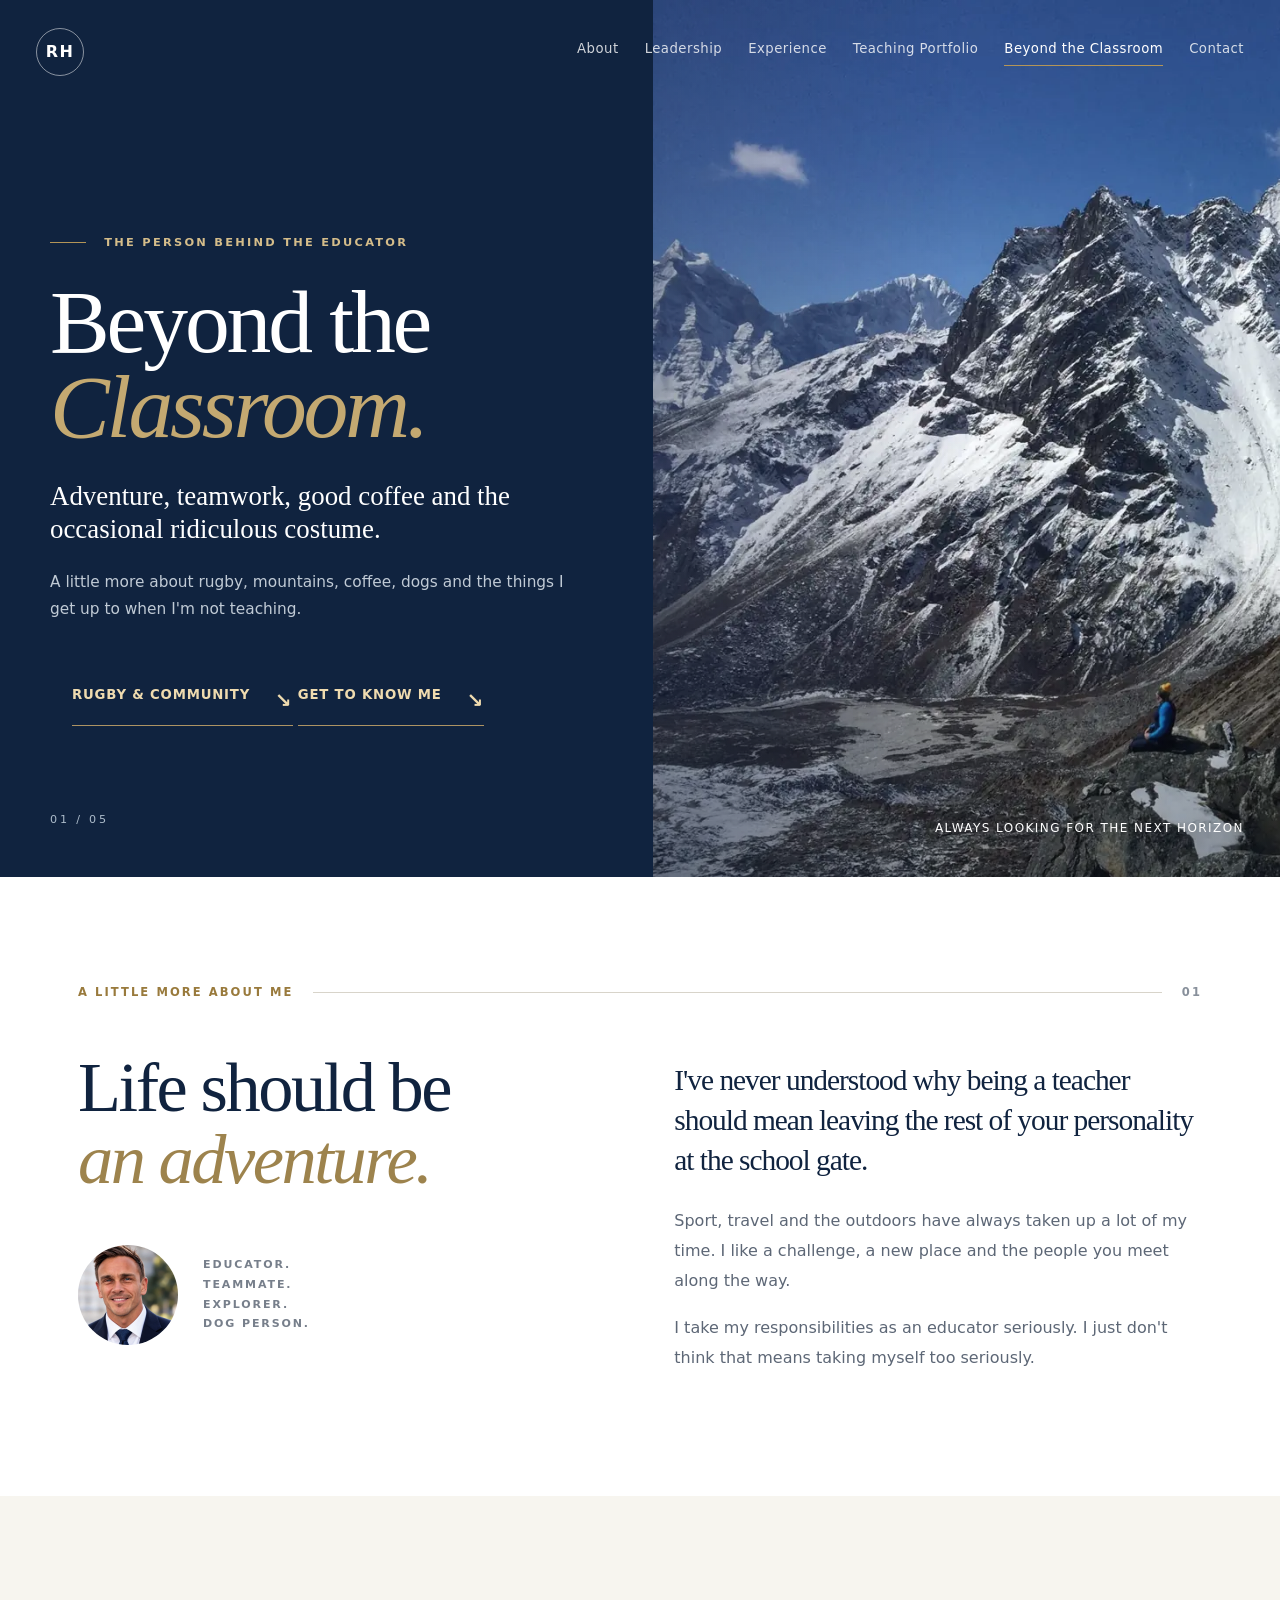
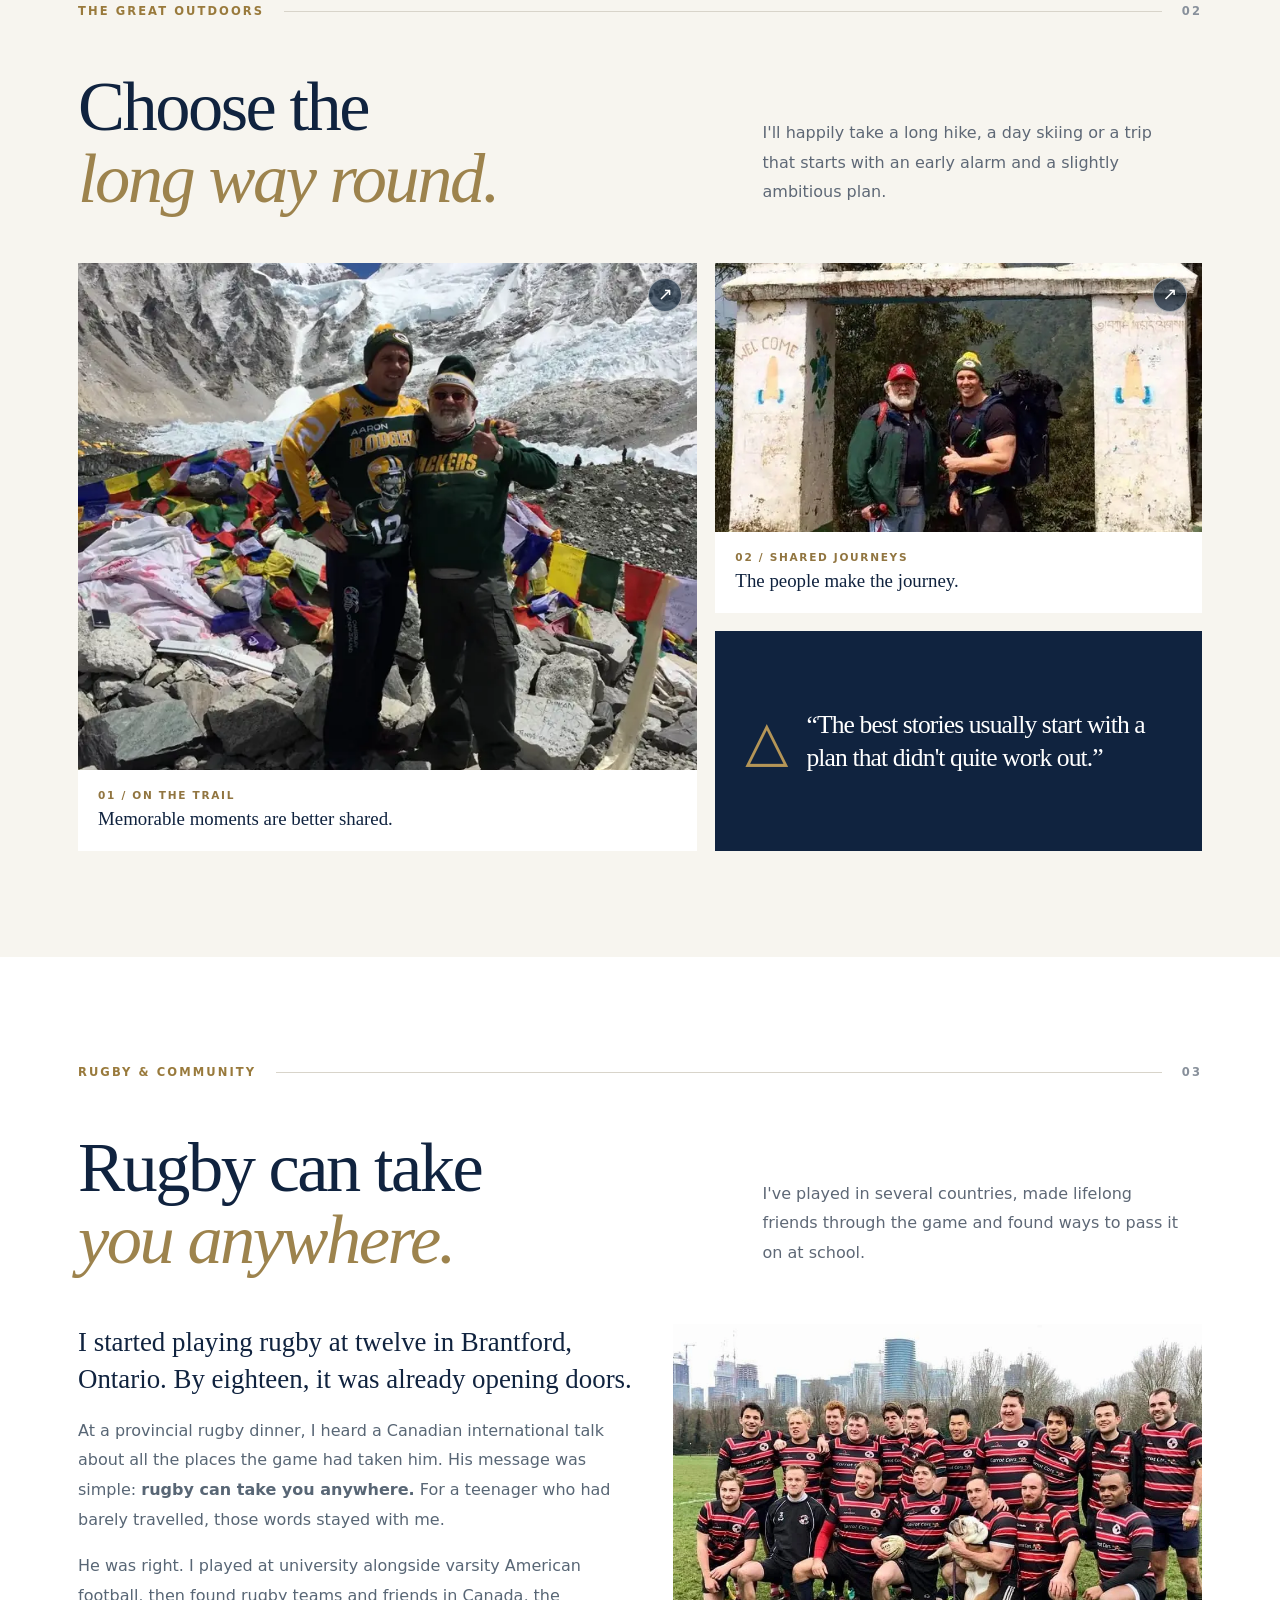
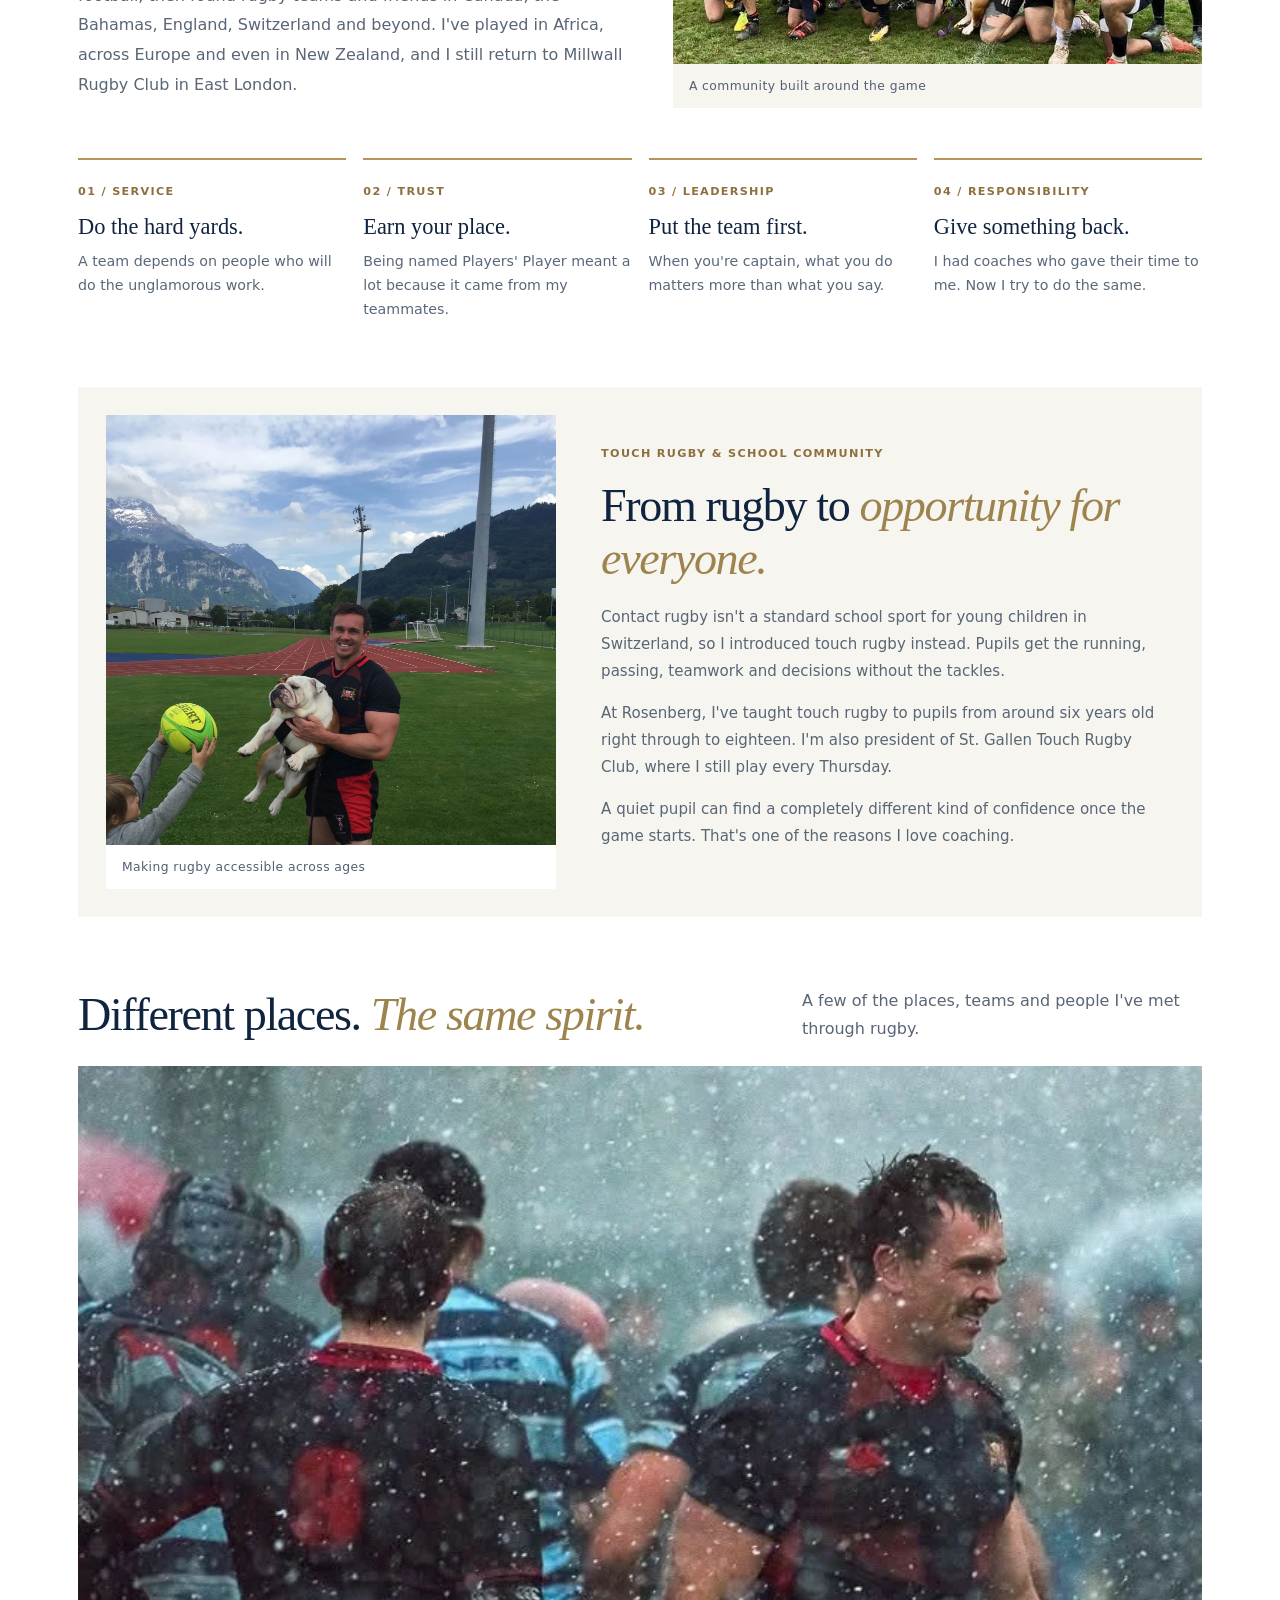
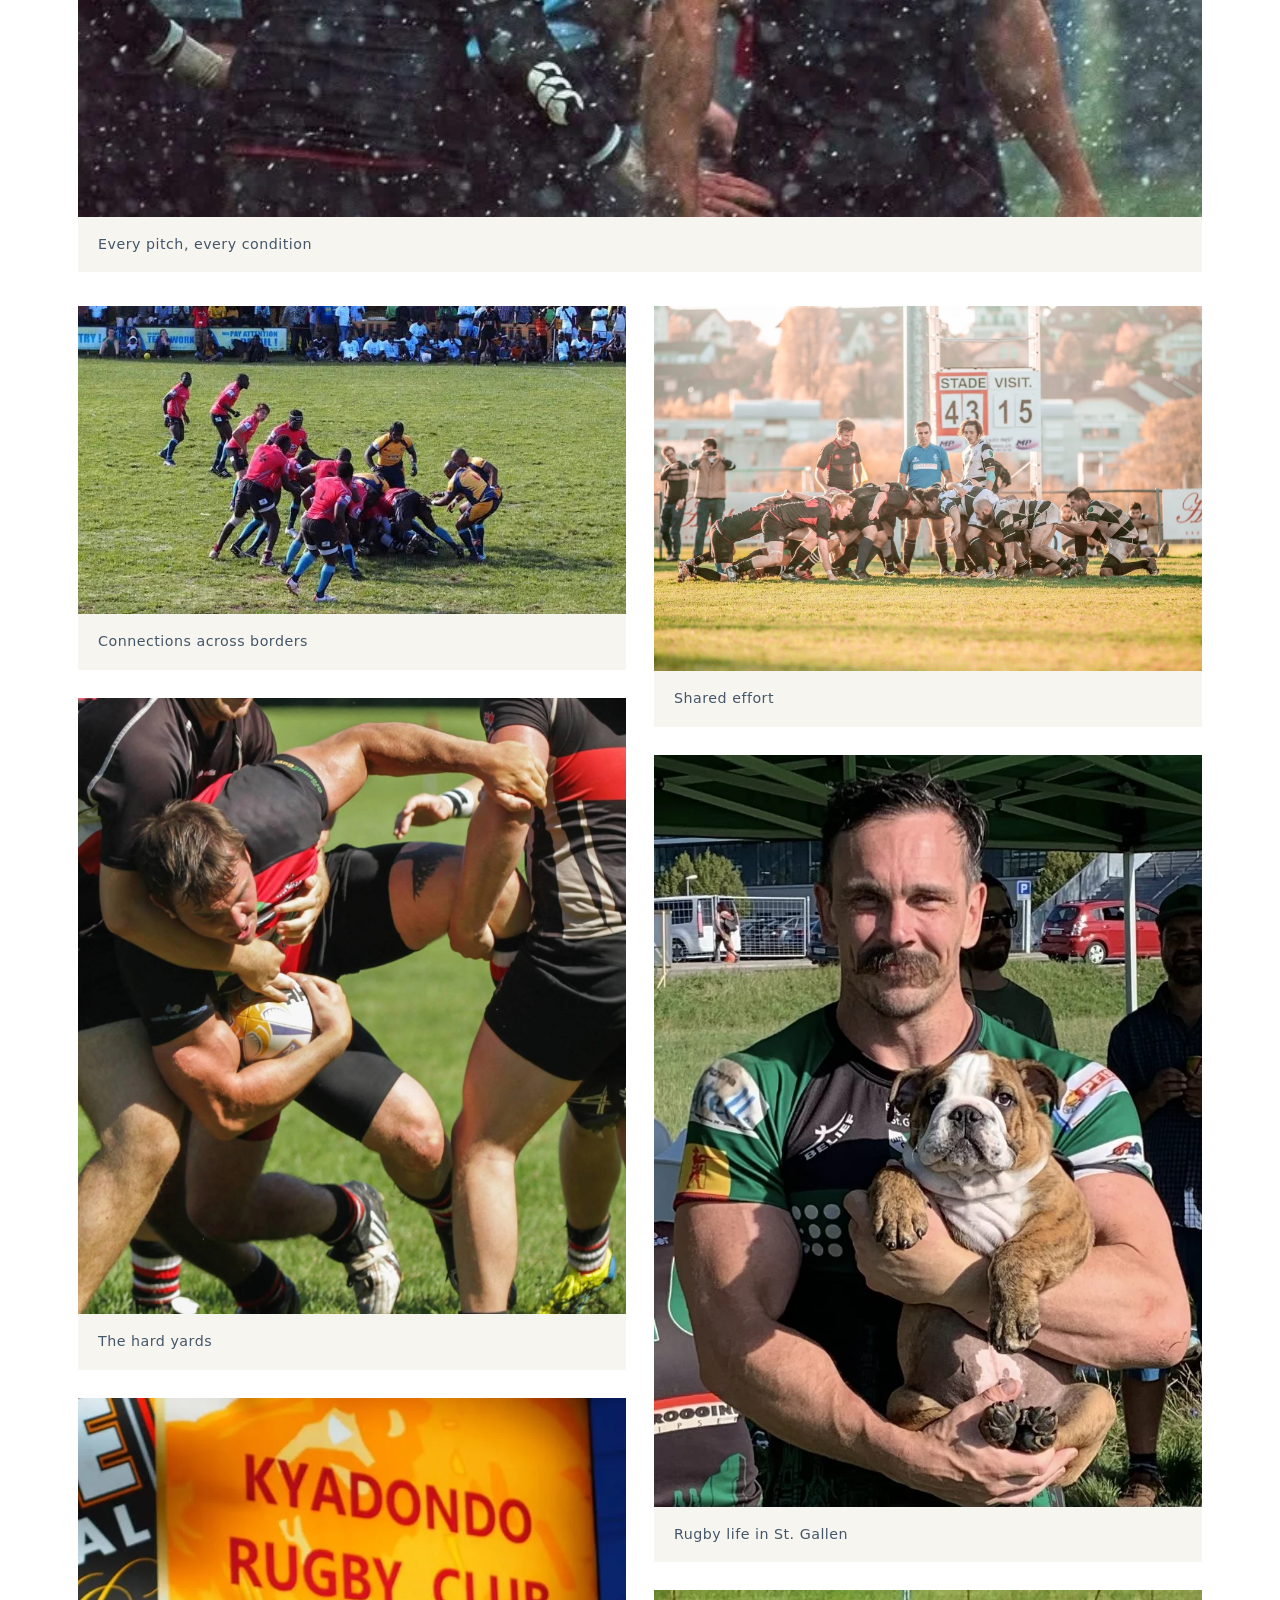
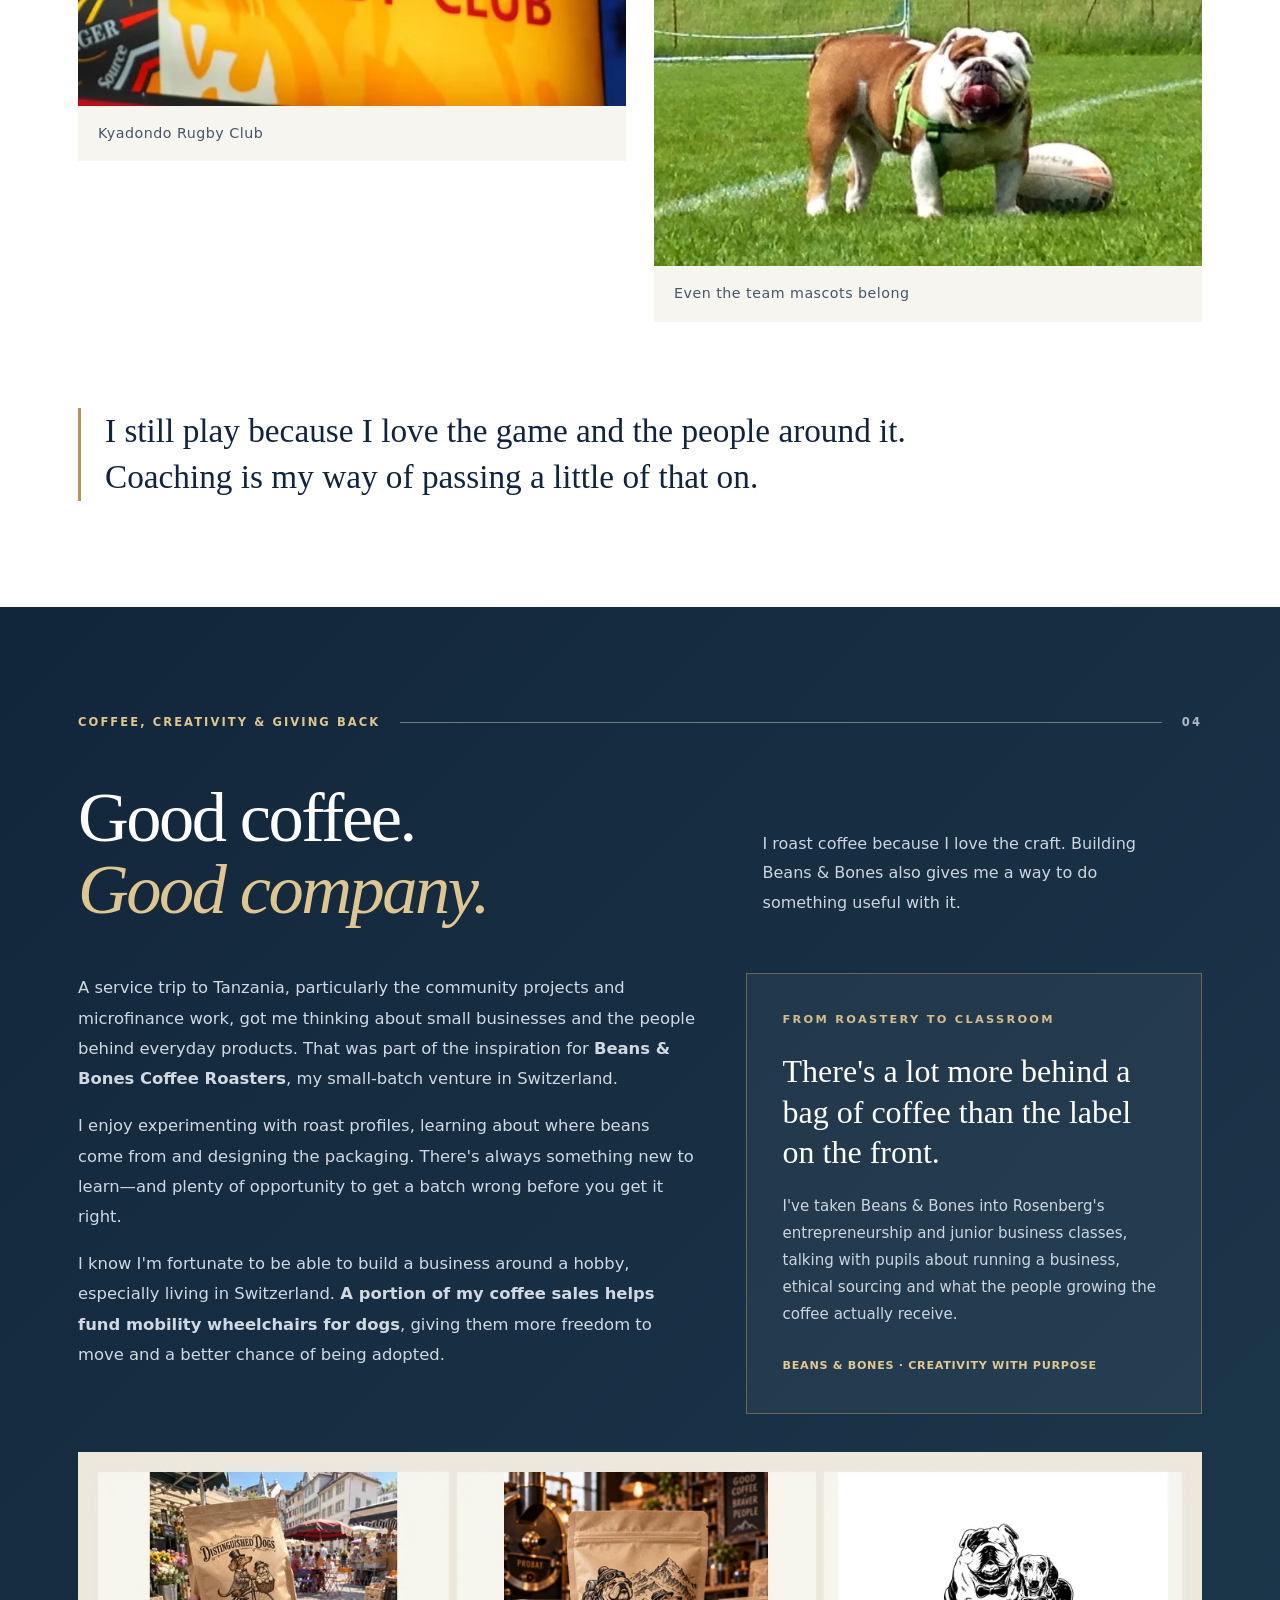
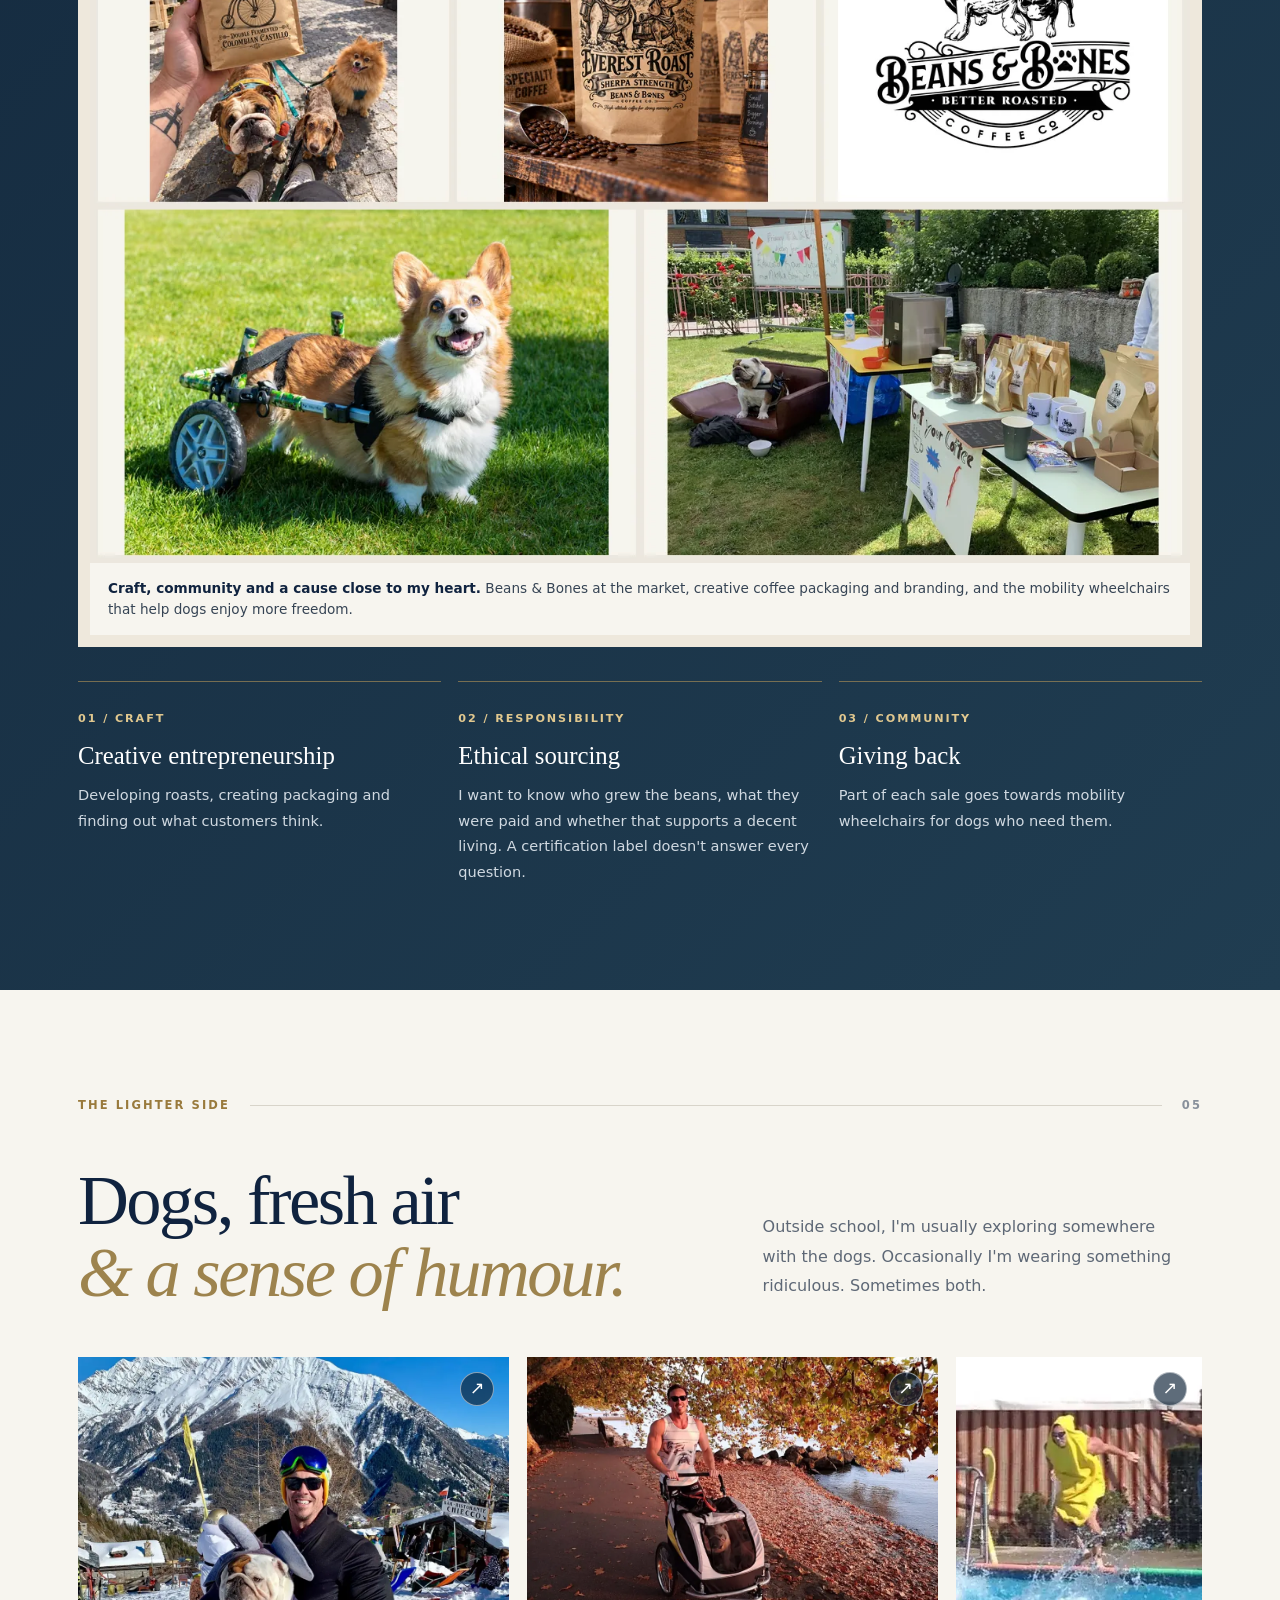
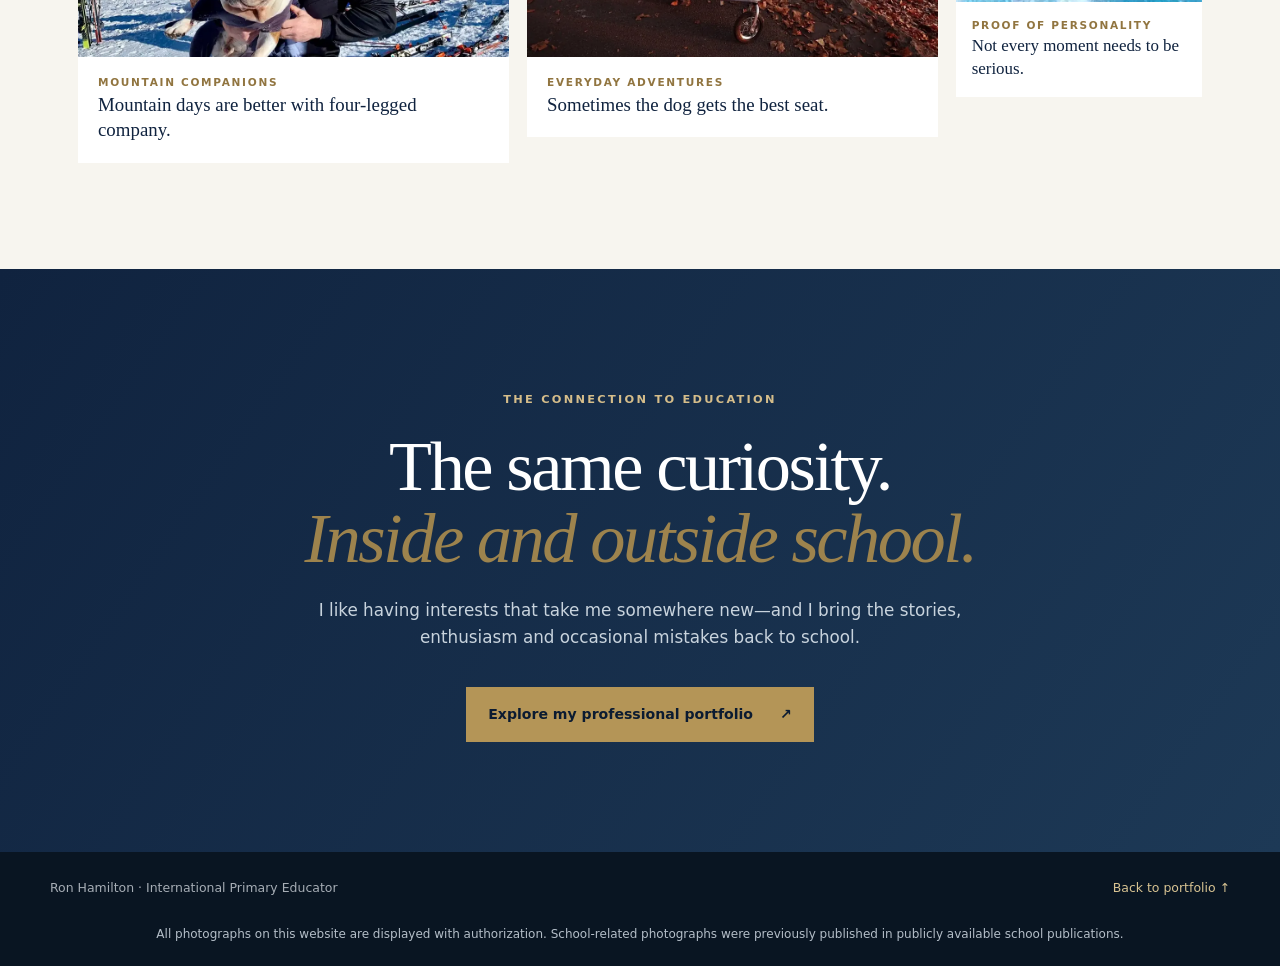
<file: rugby.html>
<!doctype html>
<html lang="en">
<head>
<meta charset="utf-8">
<meta name="viewport" content="width=device-width,initial-scale=1">
<meta name="robots" content="noindex,follow">
<meta http-equiv="refresh" content="0;url=beyond.html#rugby">
<link rel="canonical" href="https://ronhamiltoneducation.github.io/beyond.html#rugby">
<title>Rugby &amp; Community | Beyond the Classroom</title>
<style>
body{margin:0;min-height:100vh;display:grid;place-items:center;background:#10233f;color:#fff;font:16px/1.6 system-ui,sans-serif;padding:25px;text-align:center}
main{max-width:550px}h1{font:400 2.5rem/1.2 Georgia,serif}a{color:#ddc38c}
</style>
<script>window.location.replace('beyond.html#rugby');</script>
</head>
<body>
<main><h1>Rugby is now part of Beyond the Classroom.</h1><p>Our rugby story and photo gallery have moved to the Beyond the Classroom section.</p><p><a href="beyond.html#rugby">View Rugby &amp; Community</a></p></main>
</body>
</html>
</file>
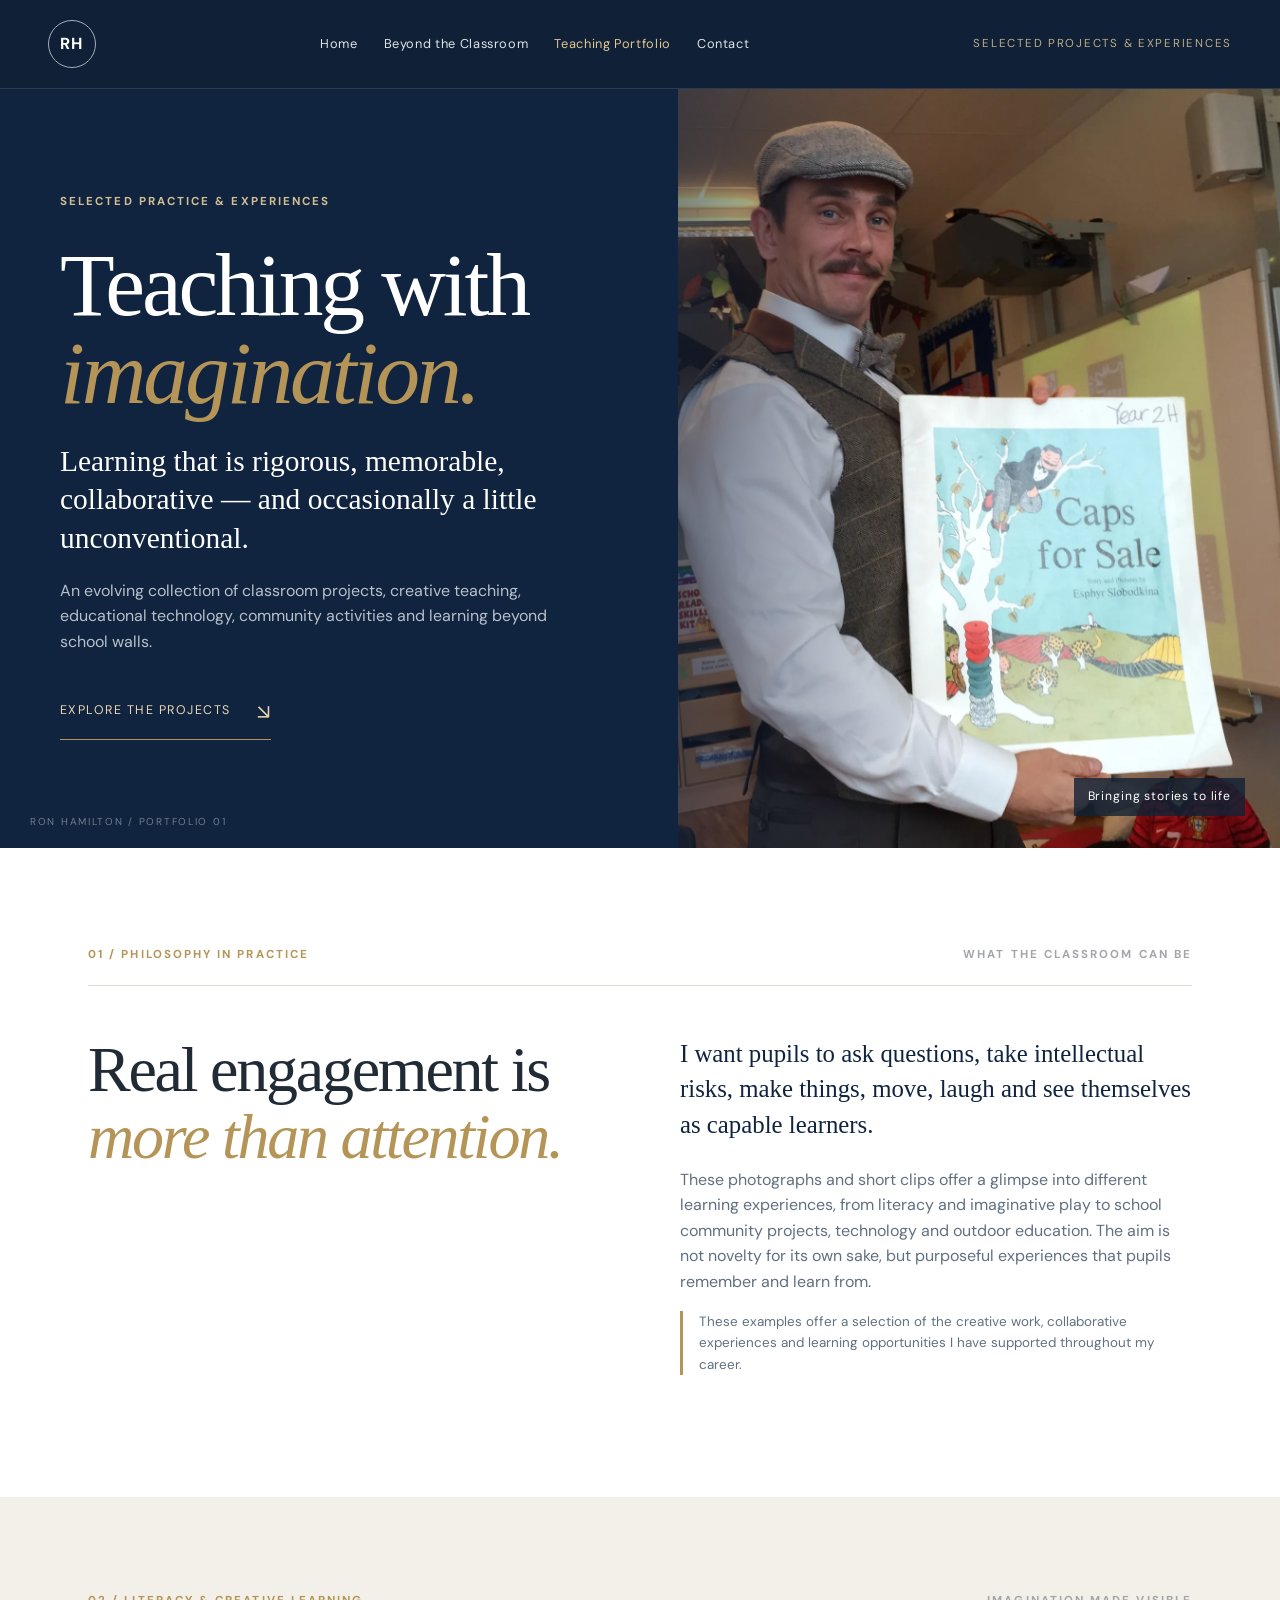
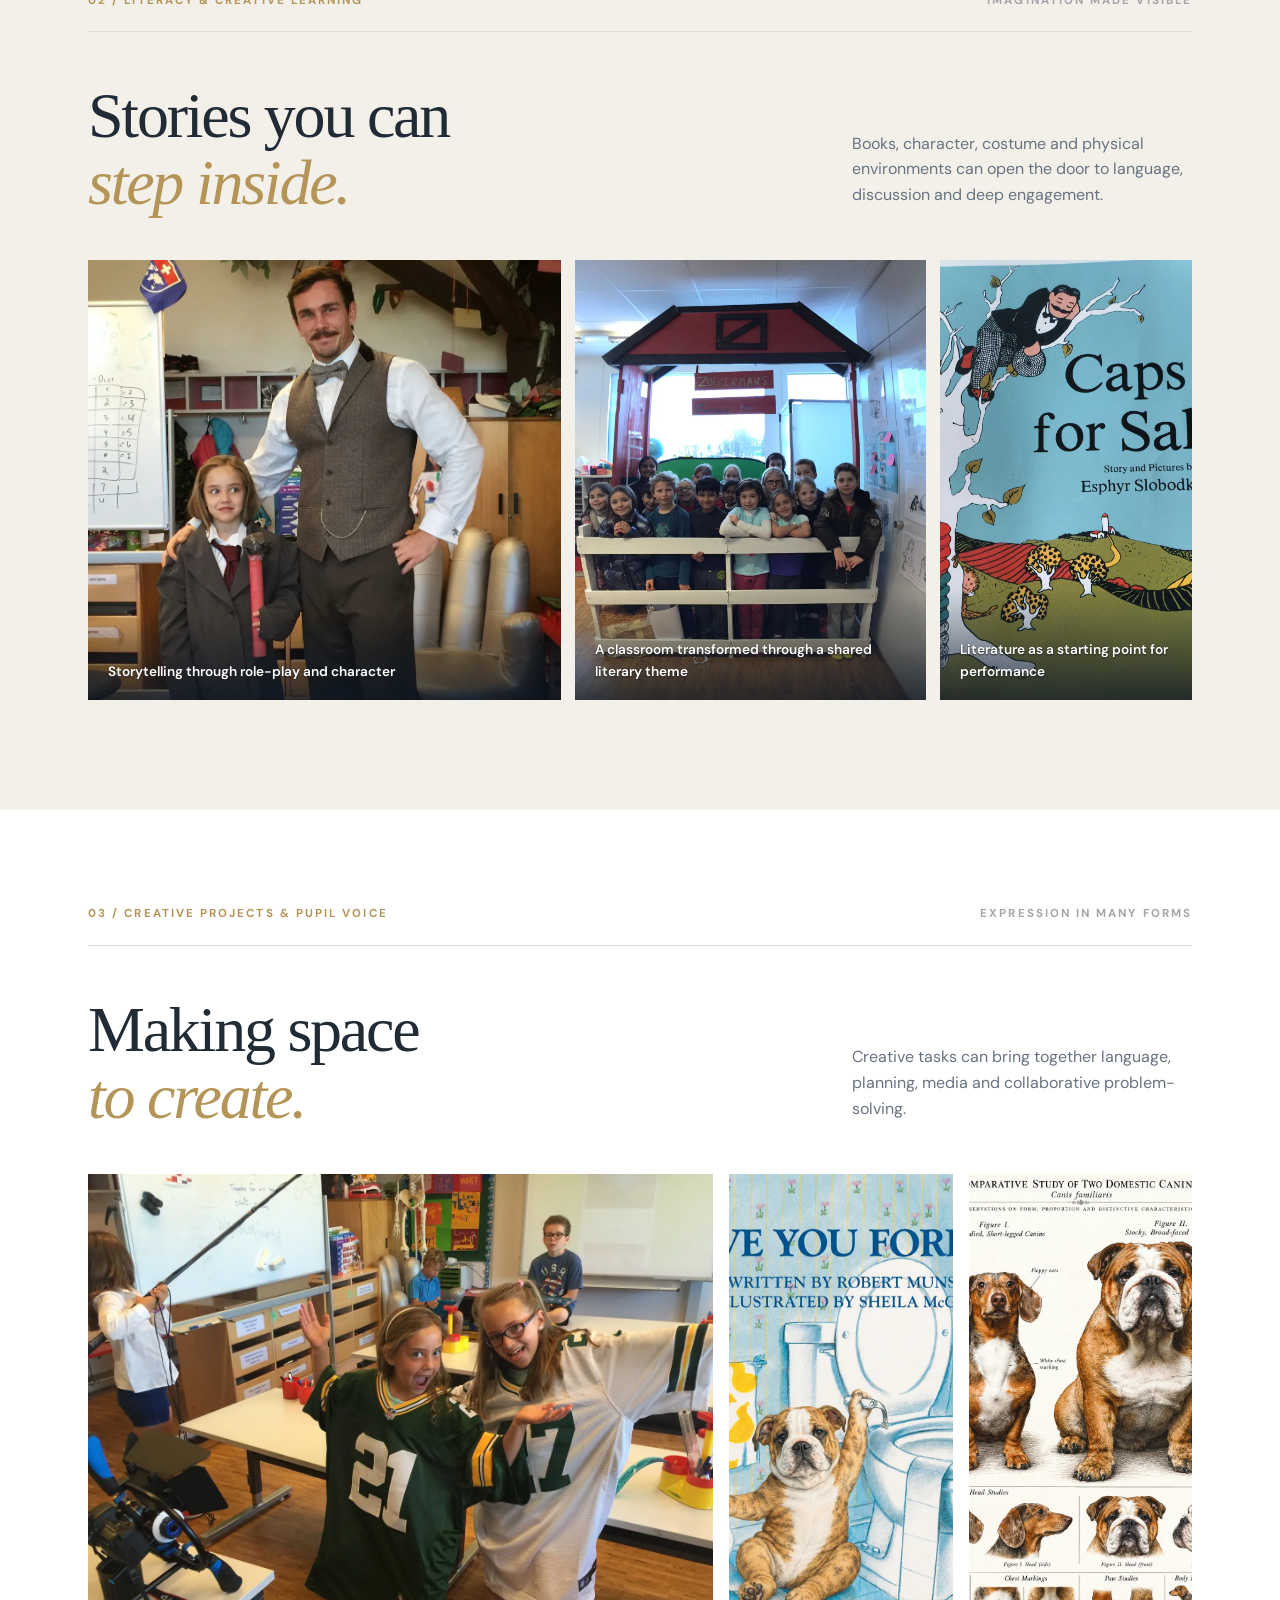
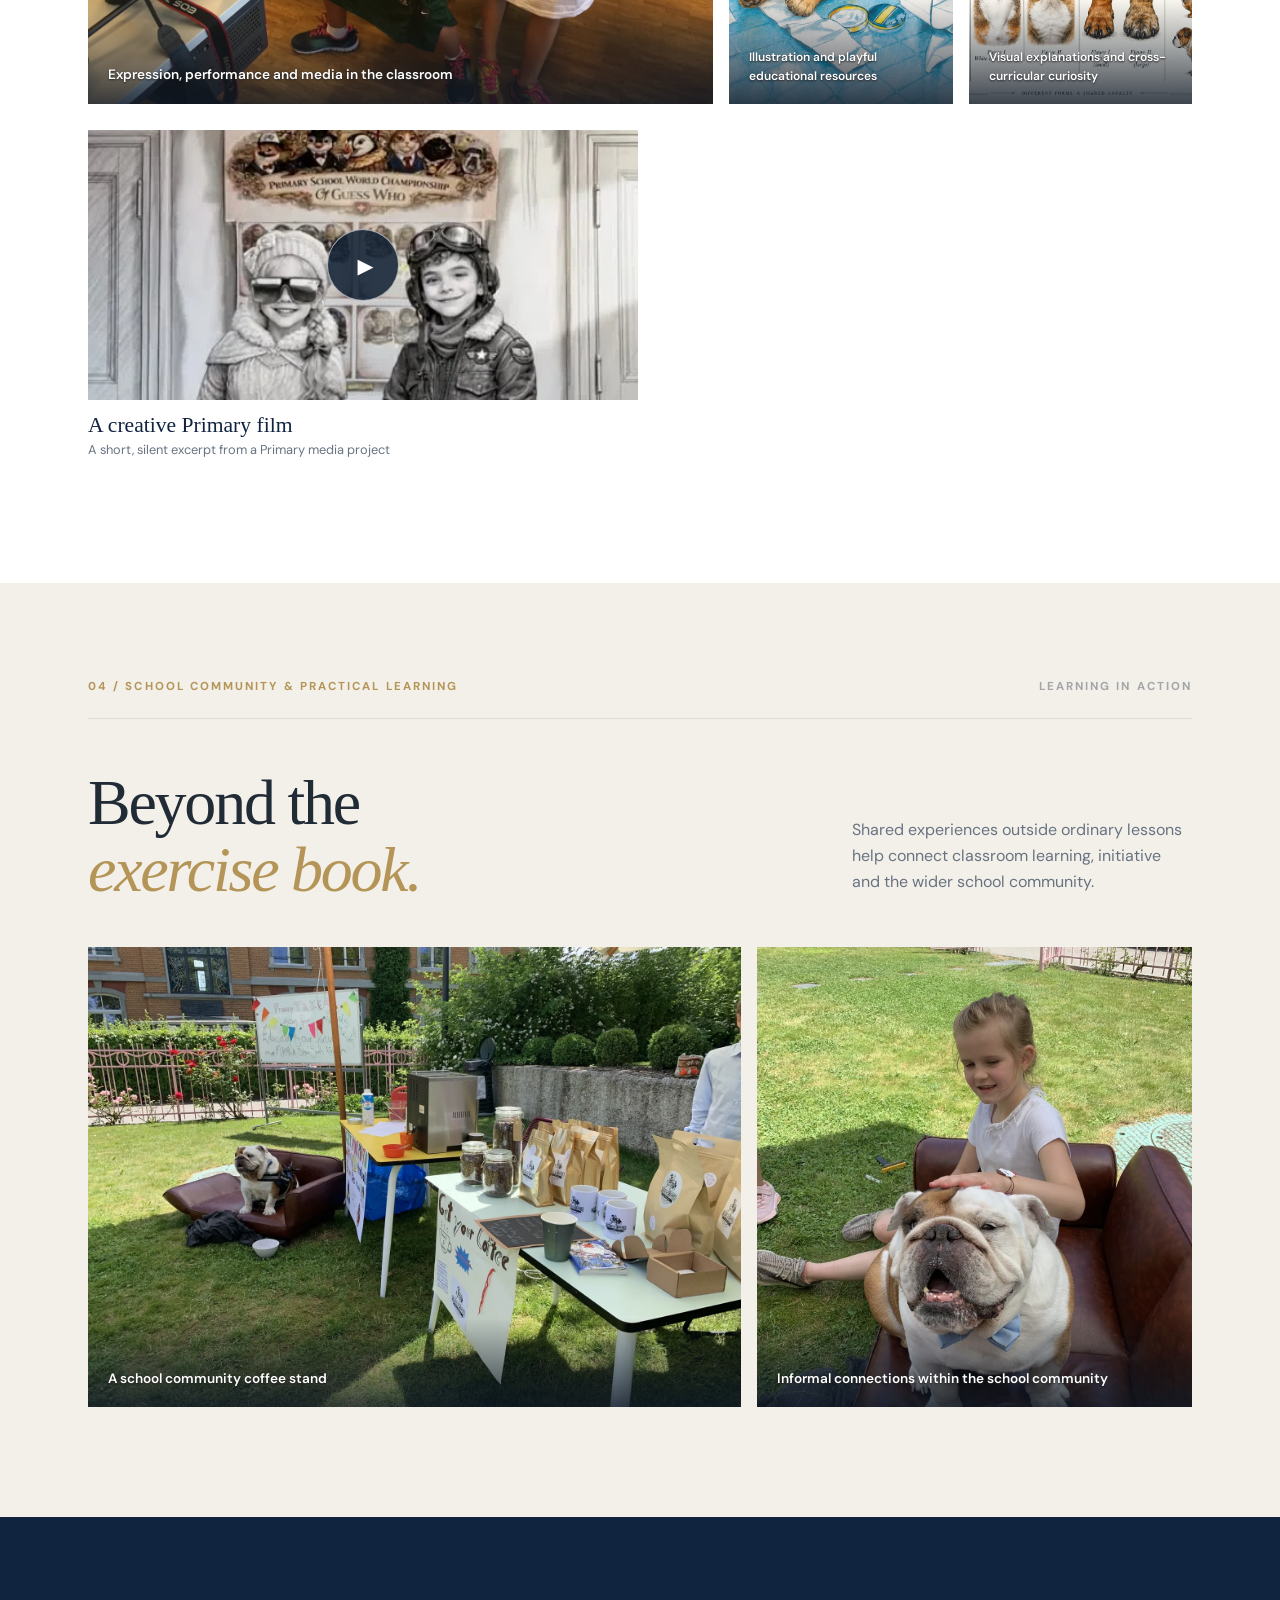
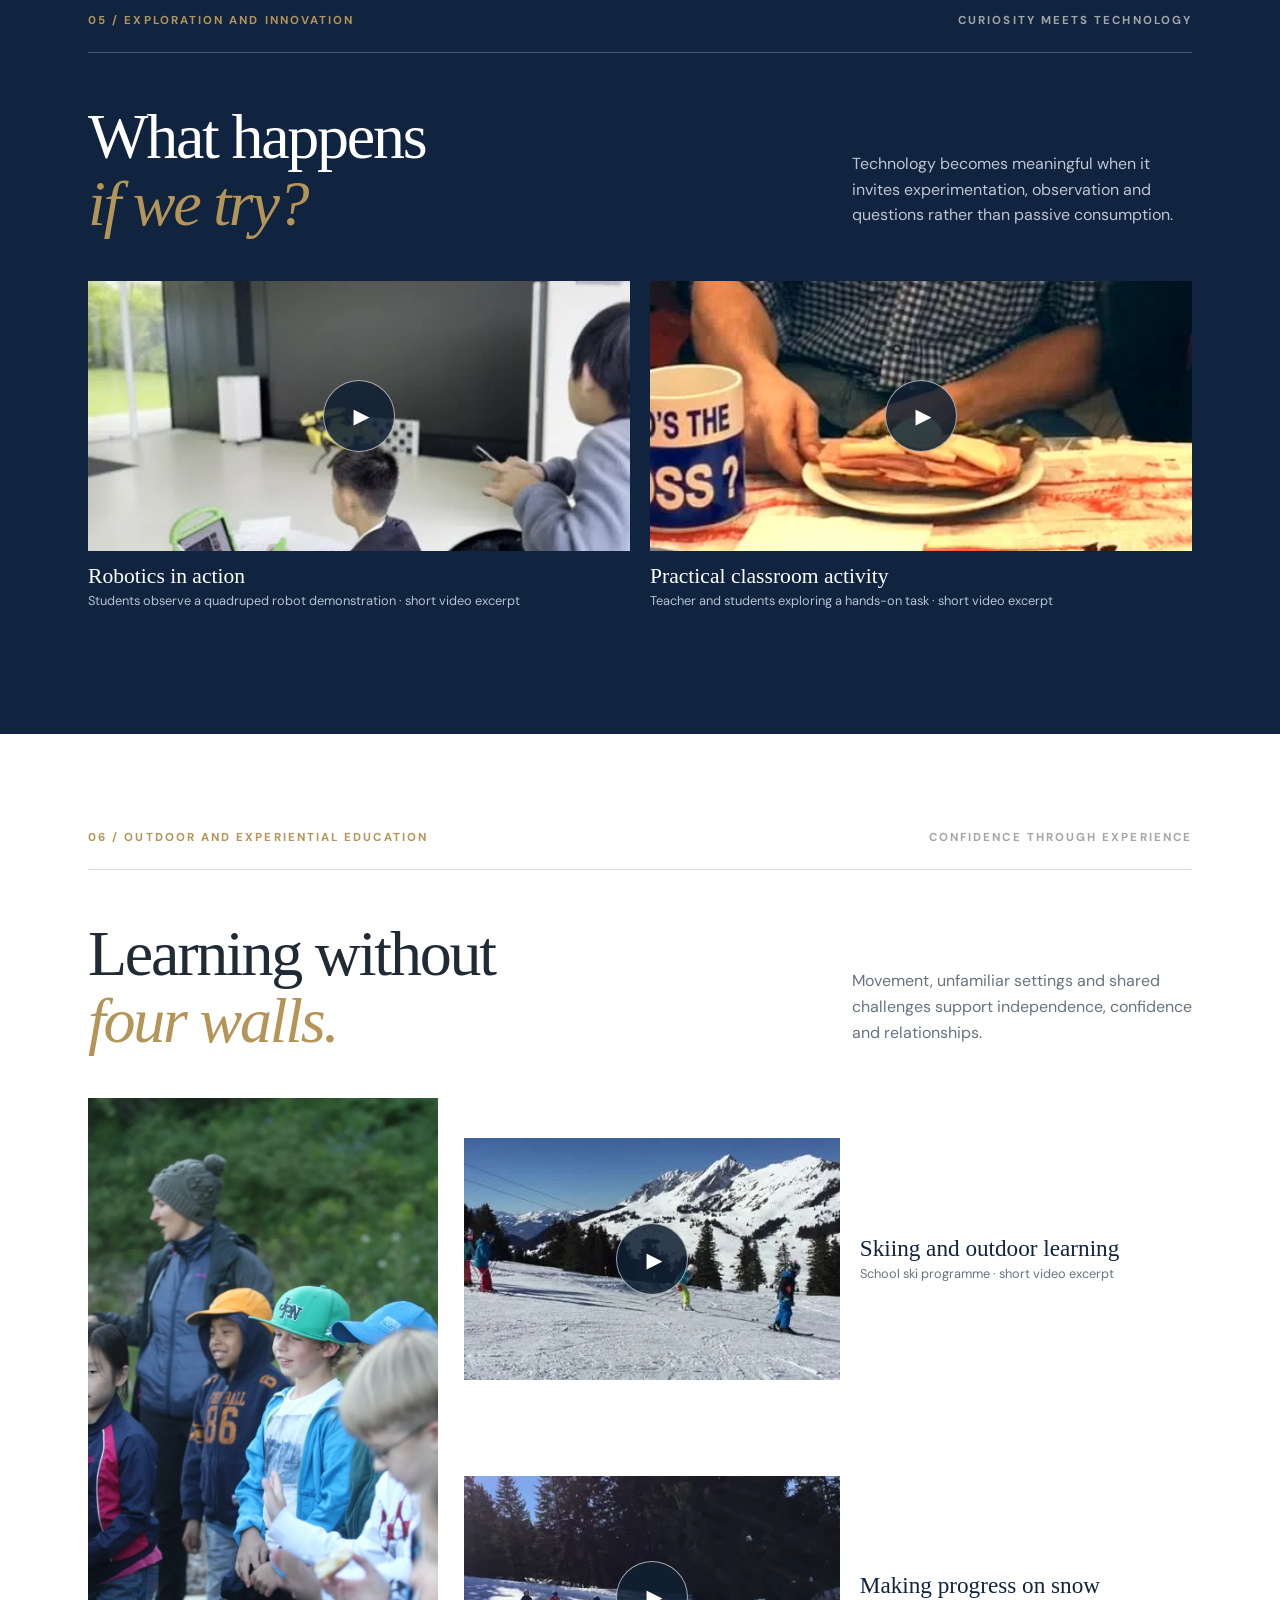
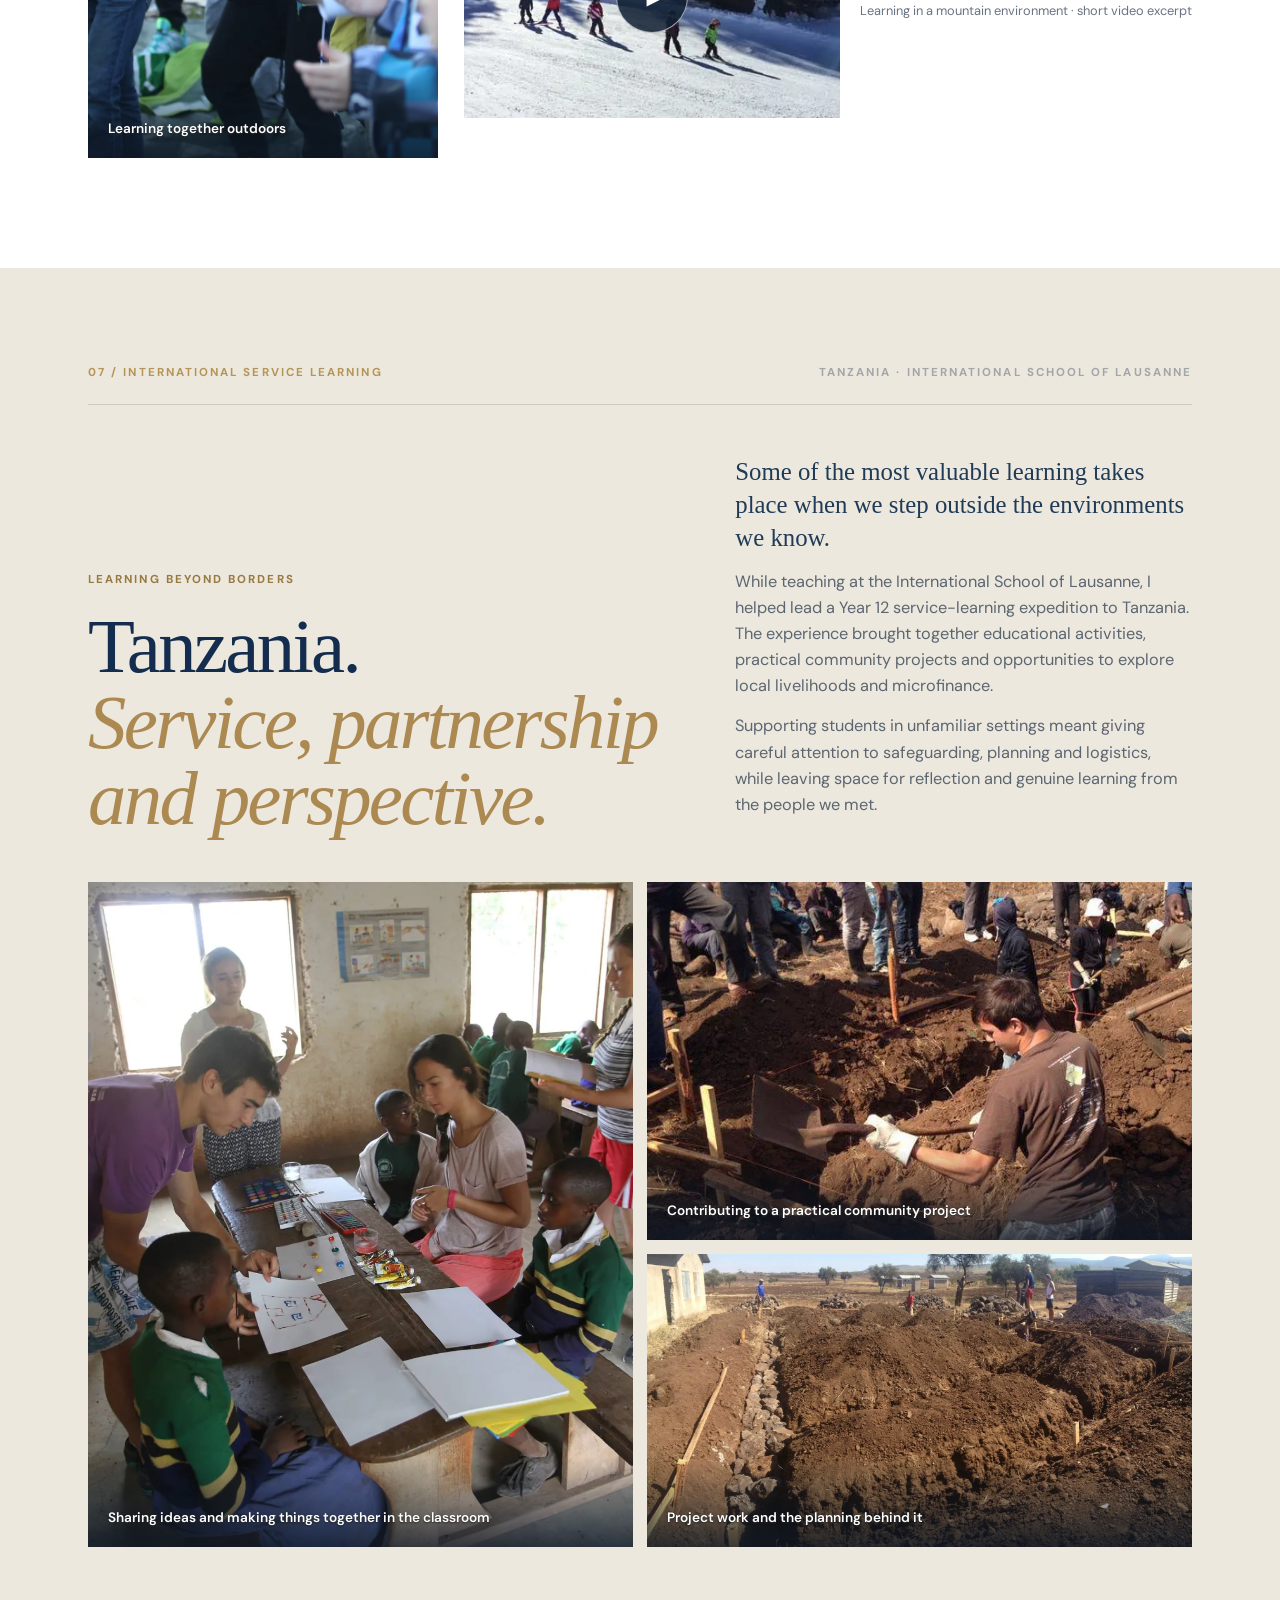
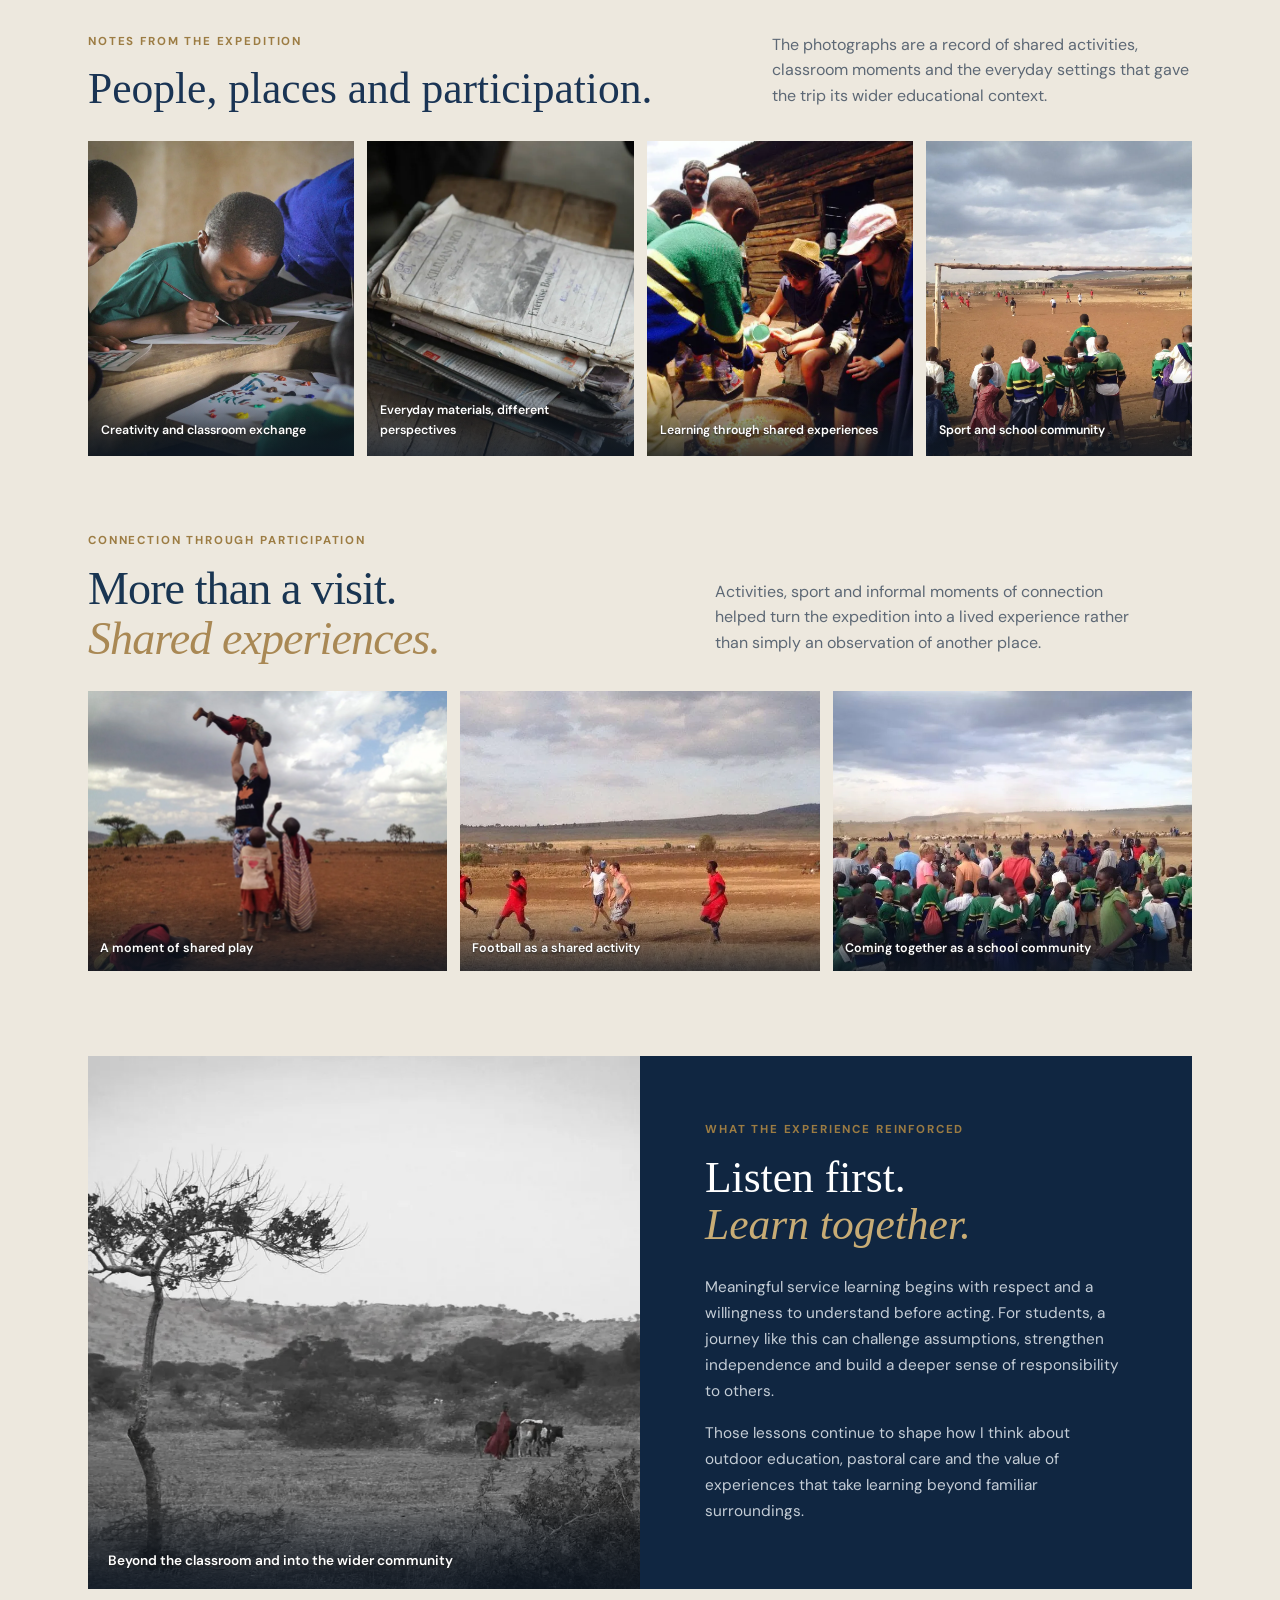
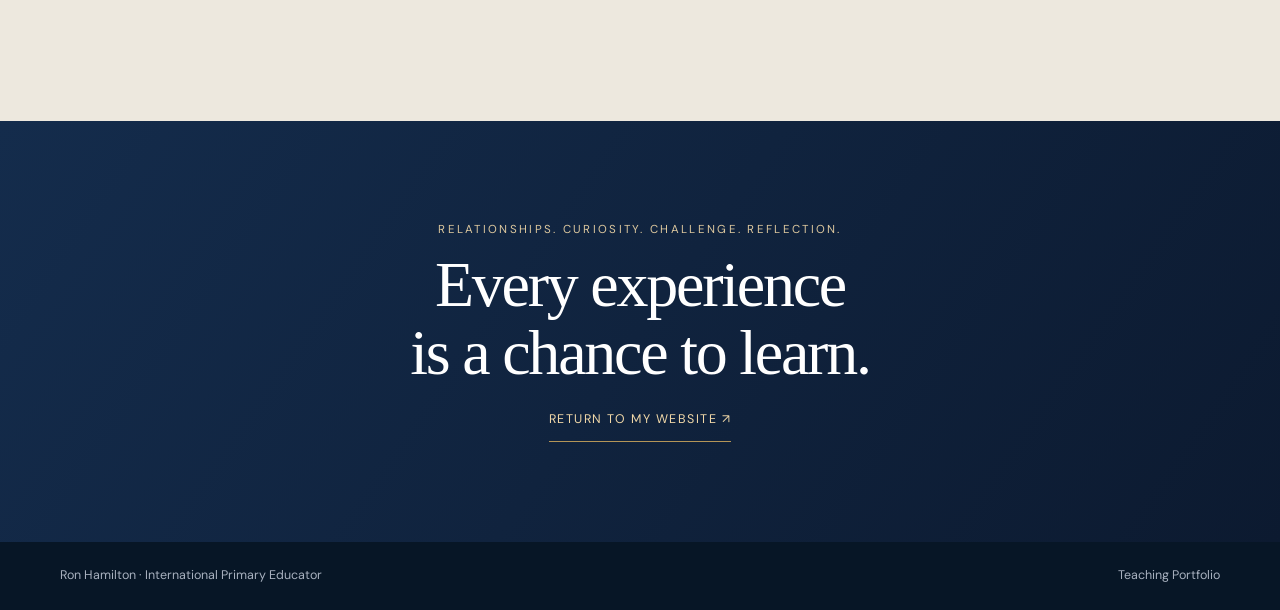
<file: ron-hamilton-teaching-portfolio-upload-ready/portfolio.html>
<!doctype html>
<html lang="en"><head><meta charset="utf-8"><meta name="viewport" content="width=device-width, initial-scale=1"><meta name="description" content="Teaching portfolio of Ron Hamilton — creative literacy, experiential learning, innovation and outdoor education."><title>Teaching Portfolio | Ron Hamilton</title><link rel="stylesheet" href="portfolio.css"></head>
<body><a class="skip-link" href="#main">Skip to content</a><header class="site-header"><div class="header-inner"><a class="brand" href="index.html" aria-label="Ron Hamilton, home">RH</a><nav aria-label="Main navigation"><a href="index.html">Home</a><a href="beyond.html">Beyond the Classroom</a><a href="#portfolio" aria-current="page">Teaching Portfolio</a><a href="index.html#contact">Contact</a></nav><span class="top-note">Selected projects &amp; experiences</span></div></header>
<main id="main"><section class="hero"><div class="hero-copy"><p class="eyebrow">Selected practice & experiences</p><h1>Teaching with<br><em>imagination.</em></h1><p class="hero-lead">Learning that is rigorous, memorable, collaborative — and occasionally a little unconventional.</p><p class="hero-sub">An evolving collection of classroom projects, creative teaching, educational technology, community activities and learning beyond school walls.</p><a href="#portfolio" class="cta">Explore the projects <span>↘</span></a></div><div class="hero-image"><img class="" src="assets/literacy-costume.webp" alt="Teacher in character holding a children’s storybook in the classroom" loading="eager"><span class="image-label">Bringing stories to life</span></div><span class="hero-index">RON HAMILTON / PORTFOLIO 01</span></section>
<section class="intro content-wrap"><div class="label-row"><span>01 / Philosophy in practice</span><span>What the classroom can be</span></div><div class="intro-columns"><h2>Real engagement is<br><em>more than attention.</em></h2><div><p class="intro-large">I want pupils to ask questions, take intellectual risks, make things, move, laugh and see themselves as capable learners.</p><p>These photographs and short clips offer a glimpse into different learning experiences, from literacy and imaginative play to school community projects, technology and outdoor education. The aim is not novelty for its own sake, but purposeful experiences that pupils remember and learn from.</p><p class="review-text">These examples offer a selection of the creative work, collaborative experiences and learning opportunities I have supported throughout my career.</p></div></div></section>
<section class="block on-cream" id="portfolio"><div class="content-wrap"><div class="label-row"><span>02 / Literacy & creative learning</span><span>Imagination made visible</span></div><div class="section-heading"><h2>Stories you can<br><em>step inside.</em></h2><p>Books, character, costume and physical environments can open the door to language, discussion and deep engagement.</p></div><div class="literacy-grid"><figure class="photo-main"><img class="" src="assets/literacy-roleplay.webp" alt="Teacher dressed as a storybook character standing with a pupil in costume" loading="lazy"><figcaption>Storytelling through role-play and character</figcaption></figure><figure class="photo-tall"><img class="" src="assets/creative-set.webp" alt="Group of primary pupils standing in front of an immersive classroom barn setting" loading="lazy"><figcaption>A classroom transformed through a shared literary theme</figcaption></figure><figure class="photo-small"><img class="" src="assets/story-caps.webp" alt="Cover of Caps for Sale by Esphyr Slobodkina" loading="lazy"><figcaption>Literature as a starting point for performance</figcaption></figure></div></div></section>
<section class="block"><div class="content-wrap"><div class="label-row"><span>03 / Creative projects & pupil voice</span><span>Expression in many forms</span></div><div class="section-heading"><h2>Making space<br><em>to create.</em></h2><p>Creative tasks can bring together language, planning, media and collaborative problem-solving.</p></div><div class="media-layout"><figure class="feature-photo"><img class="" src="assets/creative-filmmaking.webp" alt="Primary pupils enjoying a classroom media activity with a camera visible in the foreground" loading="lazy"><figcaption>Expression, performance and media in the classroom</figcaption></figure><div class="mini-stack"><figure><img class="" src="assets/storybook-illustration.webp" alt="Illustrated storybook-inspired bulldog image created for teaching material" loading="lazy"><figcaption>Illustration and playful educational resources</figcaption></figure><figure><img class="" src="assets/canine-diagram.webp" alt="Illustrated comparison of dachshund and bulldog anatomy in a vintage scientific poster style" loading="lazy"><figcaption>Visual explanations and cross-curricular curiosity</figcaption></figure></div></div><div class="video-grid"><article class="video-card"><button class="video-launch" data-video="media/primary-media-project.mp4" data-title="A creative Primary film" aria-label="Play preview: A creative Primary film"><img class="" src="assets/primary-media-project.webp" alt="A creative Primary film" loading="lazy"><span class="play-icon" aria-hidden="true">▶</span></button><div class="video-caption"><h3>A creative Primary film</h3><p>A short, silent excerpt from a Primary media project</p></div></article></div></div></section>
<section class="block on-cream"><div class="content-wrap"><div class="label-row"><span>04 / School community & practical learning</span><span>Learning in action</span></div><div class="section-heading"><h2>Beyond the<br><em>exercise book.</em></h2><p>Shared experiences outside ordinary lessons help connect classroom learning, initiative and the wider school community.</p></div><div class="community-grid"><figure class="wide-image"><img class="" src="assets/community-coffee.webp" alt="Coffee stand with a bulldog resting nearby on a school lawn" loading="lazy"><figcaption>A school community coffee stand</figcaption></figure><figure class="side-image"><img class="" src="assets/community-dog.webp" alt="A child sits beside a bulldog on an outdoor sofa" loading="lazy"><figcaption>Informal connections within the school community</figcaption></figure></div></div></section>
<section class="block dark"><div class="content-wrap"><div class="label-row"><span>05 / Exploration and innovation</span><span>Curiosity meets technology</span></div><div class="section-heading"><h2>What happens<br><em>if we try?</em></h2><p>Technology becomes meaningful when it invites experimentation, observation and questions rather than passive consumption.</p></div><div class="video-grid two"><article class="video-card"><button class="video-launch" data-video="media/robotics-demonstration.mp4" data-title="Robotics in action" aria-label="Play preview: Robotics in action"><img class="" src="assets/robotics-demonstration.webp" alt="Robotics in action" loading="lazy"><span class="play-icon" aria-hidden="true">▶</span></button><div class="video-caption"><h3>Robotics in action</h3><p>Students observe a quadruped robot demonstration · short video excerpt</p></div></article><article class="video-card"><button class="video-launch" data-video="media/classroom-activity.mp4" data-title="Practical classroom activity" aria-label="Play preview: Practical classroom activity"><img class="" src="assets/classroom-activity.webp" alt="Practical classroom activity" loading="lazy"><span class="play-icon" aria-hidden="true">▶</span></button><div class="video-caption"><h3>Practical classroom activity</h3><p>Teacher and students exploring a hands-on task · short video excerpt</p></div></article></div></div></section>
<section class="block"><div class="content-wrap"><div class="label-row"><span>06 / Outdoor and experiential education</span><span>Confidence through experience</span></div><div class="section-heading"><h2>Learning without<br><em>four walls.</em></h2><p>Movement, unfamiliar settings and shared challenges support independence, confidence and relationships.</p></div><div class="outdoor-grid"><figure><img class="" src="assets/outdoor-learning.webp" alt="A group of primary pupils on an outdoor learning excursion" loading="lazy"><figcaption>Learning together outdoors</figcaption></figure><div class="outdoor-videos"><article class="video-card"><button class="video-launch" data-video="media/ski-education-one.mp4" data-title="Skiing and outdoor learning" aria-label="Play preview: Skiing and outdoor learning"><img class="" src="assets/ski-education-one.webp" alt="Skiing and outdoor learning" loading="lazy"><span class="play-icon" aria-hidden="true">▶</span></button><div class="video-caption"><h3>Skiing and outdoor learning</h3><p>School ski programme · short video excerpt</p></div></article><article class="video-card"><button class="video-launch" data-video="media/ski-education-two.mp4" data-title="Making progress on snow" aria-label="Play preview: Making progress on snow"><img class="" src="assets/ski-education-two.webp" alt="Making progress on snow" loading="lazy"><span class="play-icon" aria-hidden="true">▶</span></button><div class="video-caption"><h3>Making progress on snow</h3><p>Learning in a mountain environment · short video excerpt</p></div></article></div></div></div></section>
<section class="tanzania-section" id="tanzania">
  <div class="content-wrap">
    <div class="label-row tanzania-label"><span>07 / International service learning</span><span>Tanzania · International School of Lausanne</span></div>
    <div class="tanzania-intro">
      <div class="tanzania-heading"><p class="eyebrow">Learning beyond borders</p><h2>Tanzania.<br><em>Service, partnership<br>and perspective.</em></h2></div>
      <div class="tanzania-intro-copy"><p class="tanzania-lead">Some of the most valuable learning takes place when we step outside the environments we know.</p><p>While teaching at the International School of Lausanne, I helped lead a Year 12 service-learning expedition to Tanzania. The experience brought together educational activities, practical community projects and opportunities to explore local livelihoods and microfinance.</p><p>Supporting students in unfamiliar settings meant giving careful attention to safeguarding, planning and logistics, while leaving space for reflection and genuine learning from the people we met.</p></div>
    </div>
    <div class="tanzania-feature">
      <figure class="tanzania-classroom"><img src="assets/tanzania-classroom.webp" alt="Visiting pupils and local schoolchildren working together around classroom desks" loading="lazy"><figcaption>Sharing ideas and making things together in the classroom</figcaption></figure>
      <div class="tanzania-side">
        <figure class="tanzania-building"><img src="assets/tanzania-construction.webp" alt="Student undertaking practical digging work alongside other people at a community building site" loading="lazy"><figcaption>Contributing to a practical community project</figcaption></figure>
        <figure class="tanzania-site"><img src="assets/tanzania-worksite.webp" alt="Wide view of dug foundations and site preparations in a rural setting" loading="lazy"><figcaption>Project work and the planning behind it</figcaption></figure>
      </div>
    </div>
    <div class="tanzania-gallery-heading"><div><span class="tanzania-small-label">Notes from the expedition</span><h3>People, places and participation.</h3></div><p>The photographs are a record of shared activities, classroom moments and the everyday settings that gave the trip its wider educational context.</p></div>
    <div class="tanzania-gallery">
      <figure><img src="assets/tanzania-art.webp" alt="A school pupil focused on painting a picture at a wooden classroom desk" loading="lazy"><figcaption>Creativity and classroom exchange</figcaption></figure>
      <figure><img src="assets/tanzania-exercise-books.webp" alt="A well-used stack of school exercise books resting on a wooden desk" loading="lazy"><figcaption>Everyday materials, different perspectives</figcaption></figure>
      <figure><img src="assets/tanzania-community-meal.webp" alt="Visitors and local pupils sharing food from a large cooking pot" loading="lazy"><figcaption>Learning through shared experiences</figcaption></figure>
      <figure><img src="assets/tanzania-school-football.webp" alt="Schoolchildren watching a game of football on a large outdoor pitch" loading="lazy"><figcaption>Sport and school community</figcaption></figure>
    </div>
    <div class="tanzania-sport-intro">
      <span class="tanzania-small-label">Connection through participation</span>
      <h3>More than a visit.<br><em>Shared experiences.</em></h3>
      <p>Activities, sport and informal moments of connection helped turn the expedition into a lived experience rather than simply an observation of another place.</p>
    </div>
    <div class="tanzania-connections">
      <figure><img src="assets/tanzania-shared-play.webp" alt="Visitor lifting a young child in an open landscape while other children play nearby" loading="lazy"><figcaption>A moment of shared play</figcaption></figure>
      <figure><img src="assets/tanzania-football-action.webp" alt="Players in red uniforms and visiting participants sharing a football match outdoors" loading="lazy"><figcaption>Football as a shared activity</figcaption></figure>
      <figure><img src="assets/tanzania-school-gathering.webp" alt="Large outdoor gathering of pupils and visitors following community activities" loading="lazy"><figcaption>Coming together as a school community</figcaption></figure>
    </div>
    <div class="tanzania-reflection">
      <figure><img src="assets/tanzania-landscape.webp" alt="Black and white image of a tree and distant cattle in a Tanzanian rural landscape" loading="lazy"><figcaption>Beyond the classroom and into the wider community</figcaption></figure>
      <div class="tanzania-reflection-copy"><span class="tanzania-small-label">What the experience reinforced</span><h3>Listen first.<br><em>Learn together.</em></h3><p>Meaningful service learning begins with respect and a willingness to understand before acting. For students, a journey like this can challenge assumptions, strengthen independence and build a deeper sense of responsibility to others.</p><p>Those lessons continue to shape how I think about outdoor education, pastoral care and the value of experiences that take learning beyond familiar surroundings.</p></div>
    </div>
    <p class="tanzania-review-note"></p>
  </div>
</section>
<section class="closing"><p>Relationships. Curiosity. Challenge. Reflection.</p><h2>Every experience<br>is a chance to learn.</h2><a href="index.html" class="cta light">Return to my website ↗</a></section>
</main><footer>Ron Hamilton · International Primary Educator <span>Teaching Portfolio</span></footer>
<dialog id="video-modal" aria-label="Video preview"><div class="modal-bar"><strong id="modal-title">Video preview</strong><button id="close-modal" aria-label="Close video">✕</button></div><video controls playsinline preload="none"></video><p>Short, silent video excerpt.</p></dialog>
<script>const modal=document.querySelector('#video-modal'),player=modal.querySelector('video'),title=document.querySelector('#modal-title');document.querySelectorAll('[data-video]').forEach(button=>button.addEventListener('click',()=>{title.textContent=button.dataset.title;player.src=button.dataset.video;modal.showModal();player.play().catch(()=>{});}));document.querySelector('#close-modal').addEventListener('click',()=>modal.close());modal.addEventListener('close',()=>{player.pause();player.removeAttribute('src');player.load()});modal.addEventListener('click',e=>{if(e.target===modal)modal.close()});</script></body></html>
</file>
<file: styles.css>
:root{
  --navy:#10233f;
  --navy-2:#182f50;
  --ink:#1f2937;
  --muted:#667085;
  --paper:#f7f5ef;
  --warm:#eee8dc;
  --gold:#b49557;
  --line:#d8d4ca;
  --white:#ffffff;
  --max:1180px;
}
*{box-sizing:border-box}
html{scroll-behavior:smooth}
body{
  margin:0;
  font-family:Inter,ui-sans-serif,system-ui,-apple-system,BlinkMacSystemFont,"Segoe UI",sans-serif;
  color:var(--ink);
  background:#fff;
  line-height:1.6;
}
a{color:inherit}
.site-header{
  position:absolute;
  z-index:10;
  top:0;left:0;right:0;
  max-width:var(--max);
  margin:auto;
  padding:28px 28px;
  display:flex;
  justify-content:space-between;
  align-items:center;
  color:#fff;
}
.brand{
  text-decoration:none;
  width:48px;height:48px;border:1px solid rgba(255,255,255,.45);
  border-radius:50%;
  display:grid;place-items:center;
  font-weight:700;letter-spacing:.08em;
}
nav{display:flex;gap:26px}
nav a{
  text-decoration:none;
  font-size:.88rem;
  letter-spacing:.05em;
  opacity:.88;
}
nav a:hover{opacity:1}
.hero{
  min-height:780px;
  position:relative;
  overflow:hidden;
  background:
    radial-gradient(circle at 80% 10%, rgba(180,149,87,.24), transparent 26%),
    linear-gradient(135deg,#0b1b31 0%,#18314f 58%,#274663 100%);
  color:#fff;
  padding:170px max(28px,calc((100vw - var(--max))/2 + 28px)) 180px;
  display:grid;
  grid-template-columns:minmax(0,1.35fr) minmax(320px,.65fr);
  gap:80px;
  align-items:center;
}
.hero-copy,.hero-card{position:relative;z-index:2}
.eyebrow{
  text-transform:uppercase;
  letter-spacing:.18em;
  font-size:.78rem;
  font-weight:700;
  color:#d6c398;
}
h1{
  font-family:Georgia,"Times New Roman",serif;
  font-size:clamp(4rem,9vw,8.4rem);
  line-height:.9;
  margin:.22em 0 .16em;
  font-weight:500;
  letter-spacing:-.045em;
}
.hero-lead{
  font-family:Georgia,"Times New Roman",serif;
  font-size:clamp(1.45rem,2.8vw,2.35rem);
  line-height:1.22;
  max-width:760px;
  margin:0 0 24px;
}
.hero-intro{max-width:690px;color:rgba(255,255,255,.76);font-size:1.05rem}
.hero-actions{display:flex;gap:12px;flex-wrap:wrap;margin-top:34px}
.button{
  display:inline-flex;align-items:center;justify-content:center;
  min-height:48px;padding:0 20px;
  text-decoration:none;border-radius:3px;
  font-size:.9rem;font-weight:700;letter-spacing:.02em;
}
.primary{background:var(--gold);color:#12243d}
.secondary{border:1px solid rgba(255,255,255,.34);color:#fff}
.hero-card{
  border:1px solid rgba(255,255,255,.22);
  padding:34px;
  background:rgba(255,255,255,.07);
  backdrop-filter:blur(6px);
}
.card-kicker{font-size:.73rem;letter-spacing:.15em;text-transform:uppercase;color:#d6c398}
.hero-card strong{display:block;font-family:Georgia,serif;font-size:1.8rem;line-height:1.2;margin:12px 0}
.hero-card p{color:rgba(255,255,255,.72)}
.stat-grid{display:grid;grid-template-columns:repeat(3,1fr);gap:14px;margin-top:30px;padding-top:24px;border-top:1px solid rgba(255,255,255,.18)}
.stat-grid b{display:block;font-family:Georgia,serif;font-size:1.65rem;color:#fff}
.stat-grid span{display:block;font-size:.72rem;line-height:1.3;color:rgba(255,255,255,.6)}
.mountains{position:absolute;bottom:-2px;left:0;width:100%;height:250px;z-index:1;opacity:.2;fill:#b9c3ca}
.mountains .ridge{fill:#edf0ef;opacity:.75}
.section{max-width:var(--max);margin:auto;padding:105px 28px}
.section-label{
  color:var(--gold);
  text-transform:uppercase;
  font-size:.72rem;
  font-weight:800;
  letter-spacing:.18em;
  margin-bottom:42px;
}
.split{display:grid;grid-template-columns:1fr 1.1fr;gap:90px}
h2{
  font-family:Georgia,"Times New Roman",serif;
  color:var(--navy);
  font-weight:500;
  letter-spacing:-.025em;
  font-size:clamp(2.4rem,4vw,4.4rem);
  line-height:1.04;
  margin:0;
}
.prose{font-size:1.08rem;color:#4a5565}
.prose p:first-child{margin-top:0}
.dark-section{
  max-width:none;
  padding-left:max(28px,calc((100vw - var(--max))/2 + 28px));
  padding-right:max(28px,calc((100vw - var(--max))/2 + 28px));
  background:var(--navy);
  color:#fff;
}
.section-label.light{color:#d6c398}
.leadership-grid{display:grid;grid-template-columns:1fr 1.3fr;gap:90px}
.quote{
  font-family:Georgia,serif;
  font-size:clamp(2rem,3.3vw,3.25rem);
  line-height:1.15;
  margin:0;
}
.quote-note{color:rgba(255,255,255,.6);margin-top:28px}
.pillars{display:grid;grid-template-columns:1fr 1fr;gap:20px}
.pillars article{border-top:1px solid rgba(255,255,255,.28);padding-top:20px}
.pillars span{font-size:.72rem;color:#d6c398;letter-spacing:.12em}
.pillars h3{font-family:Georgia,serif;font-size:1.55rem;margin:6px 0}
.pillars p{color:rgba(255,255,255,.65);font-size:.92rem}
.section-heading{display:flex;justify-content:space-between;gap:50px;align-items:end;margin-bottom:55px}
.section-heading p{max-width:430px;color:var(--muted)}
.timeline{border-top:1px solid var(--line)}
.role{
  display:grid;
  grid-template-columns:180px 1fr;
  gap:40px;
  padding:36px 0;
  border-bottom:1px solid var(--line);
}
.role.featured{padding:48px 0}
.role-date{font-size:.8rem;color:var(--gold);font-weight:800;letter-spacing:.08em;text-transform:uppercase}
.role-place{margin:0 0 5px;font-size:.78rem;text-transform:uppercase;letter-spacing:.12em;color:var(--muted);font-weight:700}
.role h3{margin:0 0 12px;color:var(--navy);font-family:Georgia,serif;font-size:1.65rem;line-height:1.2}
.role p{max-width:820px;color:#596273}
.tags{display:flex;gap:8px;flex-wrap:wrap;margin-top:18px}
.tags span{font-size:.72rem;background:var(--paper);border:1px solid var(--line);padding:6px 9px;border-radius:999px;color:#495466}
.warm-section{max-width:none;background:var(--paper);padding-left:max(28px,calc((100vw - var(--max))/2 + 28px));padding-right:max(28px,calc((100vw - var(--max))/2 + 28px))}
.cards{display:grid;grid-template-columns:repeat(2,1fr);gap:18px}
.cards article{background:#fff;padding:34px;border:1px solid #e2ded5;min-height:265px}
.icon{font-size:1.5rem;color:var(--gold)}
.cards h3{font-family:Georgia,serif;color:var(--navy);font-size:1.55rem;margin:18px 0 10px}
.cards p{color:#687181}
.credential-grid{display:grid;grid-template-columns:1fr 1fr 1.35fr;gap:18px}
.credential-grid>div{border-top:2px solid var(--navy);padding-top:22px}
.credential-grid span{text-transform:uppercase;letter-spacing:.12em;color:var(--gold);font-size:.72rem;font-weight:700}
.credential-grid h3{font-family:Georgia,serif;color:var(--navy);font-size:1.45rem;margin:8px 0}
.credential-grid p{color:#667085}
.contact-section{
  background:linear-gradient(135deg,#142a48,#0c1c31);
  color:#fff;
  text-align:center;
  padding:110px 28px;
}
.contact-section h2{color:#fff;max-width:850px;margin:0 auto 20px}
.contact-section>p:not(.eyebrow){max-width:680px;margin:0 auto 32px;color:rgba(255,255,255,.7)}
footer{background:#091522;color:rgba(255,255,255,.55);padding:24px max(28px,calc((100vw - var(--max))/2 + 28px));display:flex;justify-content:space-between;font-size:.78rem}
@media(max-width:900px){
  nav{display:none}
  .hero{grid-template-columns:1fr;gap:45px;padding-top:135px}
  .hero-card{max-width:600px}
  .split,.leadership-grid{grid-template-columns:1fr;gap:45px}
  .section-heading{display:block}
  .section-heading p{margin-top:18px}
  .credential-grid{grid-template-columns:1fr}
}
@media(max-width:650px){
  .hero{min-height:auto;padding-bottom:145px}
  h1{font-size:4rem}
  .stat-grid{grid-template-columns:1fr 1fr 1fr}
  .pillars,.cards{grid-template-columns:1fr}
  .role{grid-template-columns:1fr;gap:8px}
  footer{display:block}
  footer span{display:block;margin:3px 0}
}
/* Recent safeguarding and pastoral professional development */
.cpd-focus{display:grid;grid-template-columns:minmax(0,.82fr) minmax(0,1.55fr);gap:45px;margin-top:50px;padding:34px 38px;background:var(--paper);border:1px solid var(--line)}
.cpd-label{display:block;color:#95763f;font-size:.7rem;font-weight:800;letter-spacing:.12em;text-transform:uppercase;margin-bottom:13px}
.cpd-focus h3{font-family:Georgia,serif;font-size:1.75rem;font-weight:500;color:var(--navy);line-height:1.22;margin:0 0 18px}
.cpd-focus-intro p{color:#596273;font-size:.93rem;line-height:1.75;margin:0}
.cpd-focus-details{display:grid;grid-template-columns:repeat(2,minmax(0,1fr));gap:30px}
.cpd-focus h4{font-family:Georgia,serif;font-weight:500;color:var(--navy);font-size:1.18rem;line-height:1.28;margin:0 0 8px}
.cpd-focus .cpd-date{font-size:.75rem;font-weight:750;letter-spacing:.02em;color:#8d713d;margin:0 0 12px}
.cpd-focus ul{padding-left:18px;margin:0;color:#505d6e;font-size:.87rem;line-height:1.65}
.cpd-focus li{margin-bottom:8px}
@media(max-width:900px){.cpd-focus{grid-template-columns:1fr;gap:30px}}
@media(max-width:650px){.cpd-focus{padding:26px 22px}.cpd-focus-details{grid-template-columns:1fr;gap:22px}}

/* Homepage hero: personal introduction alongside Ron's headshot. */
.hero{
  grid-template-columns:minmax(0,1.12fr) minmax(340px,.88fr);
  column-gap:clamp(38px,5vw,76px);
  padding-top:150px;
  padding-bottom:170px;
}
.hero-copy{position:relative;z-index:2;min-width:0}
.hero-copy h1{font-size:clamp(4rem,6.4vw,6.75rem);line-height:.99;margin-bottom:30px}
.hero-copy .hero-lead{font-size:clamp(1.55rem,2.15vw,2.05rem);line-height:1.32;max-width:690px}
.hero-copy .hero-intro{font-size:1.02rem;line-height:1.8;max-width:660px}
.hero-portrait{
  position:relative;
  z-index:2;
  display:block;
  width:100%;
  max-width:470px;
  margin:0;
  justify-self:end;
  border:1px solid rgba(255,255,255,.28);
  border-radius:4px;
  overflow:hidden;
  background:#1c2c42;
  box-shadow:0 28px 64px rgba(0,0,0,.25);
}
.hero-portrait img{
  display:block;
  width:100%;
  height:auto;
  aspect-ratio:760/1012;
  object-fit:contain;
}
@media(max-width:900px){
  .hero{grid-template-columns:1fr;row-gap:45px;padding-top:135px;padding-bottom:150px}
  .hero-portrait{justify-self:center;width:min(100%,440px)}
  .hero-copy h1{font-size:clamp(4rem,10vw,6rem)}
}
@media(max-width:650px){
  .hero{row-gap:34px;padding-top:125px;padding-bottom:115px}
  .hero-copy h1{font-size:clamp(3.5rem,13vw,4.7rem)}
  .hero-copy .hero-lead{font-size:1.48rem}
  .hero-copy .hero-intro{font-size:.97rem}
  .hero-portrait{max-width:390px}
}
</file>
<file: leadership.css>
@import url('https://fonts.googleapis.com/css2?family=DM+Sans:wght@400;500;600;700&display=swap');
:root{--navy:#10233f;--navy-dark:#0c1b30;--navy-deep:#0e1e34;--ink:#202a36;--body:#4d5968;--muted:#667381;--warm:#f3f0e9;--paper:#fff;--gold:#b49557;--gold-light:#dac6a1;--line:#dedbd4;--max:1160px}
*{box-sizing:border-box}
html{scroll-behavior:smooth}
body{margin:0;background:var(--paper);color:var(--ink);font:16px/1.74 Inter,'DM Sans',ui-sans-serif,system-ui,-apple-system,BlinkMacSystemFont,'Segoe UI',sans-serif;-webkit-font-smoothing:antialiased}
a{color:inherit}
img{display:block;width:100%;height:100%;object-fit:cover}
h1,h2,h3,p,blockquote{margin-top:0}
h1,h2,h3,blockquote{font-family:Georgia,'Times New Roman',serif;font-weight:400;letter-spacing:-.035em}
h1 em,h2 em{color:var(--gold);font-weight:400}
h2{font-size:clamp(2.6rem,4.7vw,5.05rem);line-height:1.06;color:var(--navy);margin-bottom:30px}
p{margin-bottom:18px}
.skip-link{position:fixed;top:-80px;left:16px;background:#fff;color:#111;padding:9px 17px;z-index:100}
.skip-link:focus{top:10px}
:focus-visible{outline:3px solid #d9b66d;outline-offset:4px}
.site-header{background:#0f2037;color:#fff;border-bottom:1px solid #ffffff24;position:relative;z-index:5}
.header-inner{max-width:1250px;margin:auto;min-height:90px;padding:17px 28px;display:flex;align-items:center;gap:34px;justify-content:space-between}
.brand{display:grid;place-items:center;flex:0 0 auto;width:48px;height:48px;border:1px solid #adb8c7;border-radius:50%;text-decoration:none;font-weight:700;letter-spacing:.1em;line-height:1}
.site-header nav{display:flex;flex-wrap:wrap;justify-content:center;align-items:center;gap:23px}
.site-header nav a{color:#e2e5e9;text-decoration:none;font-size:.81rem;letter-spacing:.025em;transition:color .2s}
.site-header nav a:hover{color:#fff}
.site-header nav a[aria-current]{color:#dfc596;border-bottom:1px solid var(--gold);padding-bottom:5px}
.header-note{text-transform:uppercase;color:#bba985;letter-spacing:.16em;font-size:.65rem;white-space:nowrap}
.hero{background:var(--navy);min-height:670px;color:#fff;display:grid;grid-template-columns:55% 45%;position:relative;overflow:hidden}
.hero-copy{position:relative;z-index:2;padding:107px 6vw 132px max(34px,calc((100vw - var(--max))/2));align-self:center}
.eyebrow,.kicker{text-transform:uppercase;font-size:.73rem;font-weight:700;letter-spacing:.17em;color:#b99a5f}
.eyebrow{margin-bottom:28px;color:#dbc398;display:flex;align-items:center;gap:14px}
.eyebrow-rule{display:block;width:40px;height:1px;background:var(--gold)}
.hero h1{font-size:clamp(3.65rem,6.3vw,7.25rem);line-height:.98;margin:0 0 28px;max-width:820px}
.hero h1 em{color:#c8aa73}
.hero-lead{font:400 clamp(1.28rem,2.1vw,1.97rem)/1.38 Georgia,serif;letter-spacing:-.018em;max-width:665px;margin-bottom:18px;color:#fff}
.hero-sub{max-width:560px;font-size:.93rem;line-height:1.8;color:#b6c1ce;margin-bottom:16px}
.text-link{display:inline-flex;align-items:center;gap:32px;text-transform:uppercase;text-decoration:none;font-size:.72rem;font-weight:700;letter-spacing:.13em;padding:11px 0 9px;border-bottom:1px solid var(--gold);margin-top:18px}
.text-link.on-dark{color:#e8d4ad}.text-link span{font-size:1.2rem}
.hero-media{position:relative;overflow:hidden;min-height:670px;background:#24384d}
.hero-media img{object-position:50% 42%;filter:saturate(.84)}
.photo-overlay{position:absolute;inset:0;background:linear-gradient(90deg,rgba(16,35,63,.57),transparent 48%),linear-gradient(0deg,rgba(7,19,32,.7),transparent 45%)}
.hero-photo-note{position:absolute;right:37px;bottom:43px;left:55px;font-family:Georgia,serif;font-size:1.5rem;line-height:1.3;letter-spacing:-.02em;color:#fff;text-align:right}
.hero-index{position:absolute;bottom:28px;left:max(34px,calc((100vw - var(--max))/2));font-size:.63rem;letter-spacing:.18em;color:#b8c3ce}
.section,.content-wrap{max-width:var(--max);margin:0 auto;padding-left:28px;padding-right:28px}
.section{padding-top:98px;padding-bottom:112px}
.story-block{padding:102px 0 112px}
.warm{background:var(--warm)}
.section-label{display:flex;align-items:center;justify-content:space-between;gap:24px;padding-bottom:17px;border-bottom:1px solid var(--line);margin-bottom:53px;font-size:.69rem;font-weight:750;letter-spacing:.16em;color:#a18246;text-transform:uppercase}
.section-label span+span{color:#929ba3;font-size:.67rem;font-weight:500;letter-spacing:.12em}
.intro-grid{display:grid;grid-template-columns:.95fr 1fr;gap:9%;align-items:start}
.intro-grid h2{margin-bottom:0}
.intro-prose{font-size:.98rem;color:var(--body);line-height:1.84;padding-top:3px}
.intro-prose p{margin-bottom:17px}
.intro-prose .lead{font:400 clamp(1.32rem,2vw,1.75rem)/1.43 Georgia,serif;letter-spacing:-.015em;color:#1d344e;margin-bottom:28px}
.principles{display:grid;grid-template-columns:repeat(4,minmax(0,1fr));gap:25px;margin-top:74px}
.principles>div{border-top:2px solid var(--navy);padding-top:18px}
.principles span{font-size:.68rem;font-weight:750;letter-spacing:.14em;color:#a18246}
.principles strong{display:block;font-family:Georgia,serif;font-weight:400;font-size:1.48rem;line-height:1.28;color:var(--navy);letter-spacing:-.02em;margin:11px 0}
.principles p{font-size:.82rem;line-height:1.7;color:#687480;margin-bottom:0}
.story-grid{display:grid;grid-template-columns:1fr .88fr;gap:80px;align-items:center}
.story-grid.reverse{grid-template-columns:1.05fr .95fr}
.story-copy{max-width:635px;color:var(--body);line-height:1.85}
.story-copy .kicker{margin-bottom:23px}
.story-copy .story-lead{font:400 1.4rem/1.48 Georgia,serif;color:#243a50;margin-bottom:25px}
.story-copy p{margin-bottom:17px}
.story-copy h2{margin-bottom:30px}
.story-visual{align-self:stretch;display:flex;flex-direction:column;justify-content:center;min-width:0}
.image-frame{overflow:hidden;background:#d7d1c4;aspect-ratio:4/5}
.image-frame img{object-position:50% 42%;filter:saturate(.9)}
.image-note{background:#fff;padding:30px 33px;display:flex;align-items:start;gap:23px}
.image-note span{white-space:nowrap;font-size:.68rem;letter-spacing:.13em;text-transform:uppercase;color:#a18450;font-weight:700}
.image-note p{font:400 1.24rem/1.43 Georgia,serif;color:#172f49;margin:0}
.case-heading{display:grid;grid-template-columns:1fr .78fr;gap:80px;align-items:end;margin-bottom:42px}
.case-heading h2{margin-bottom:0}
.case-summary{font:400 1.38rem/1.5 Georgia,serif;color:#243a50;max-width:445px;margin-bottom:9px}
.advocacy-layout{display:grid;grid-template-columns:1fr .81fr;gap:100px;align-items:start}
.case-prose{font-size:.98rem;line-height:1.9;color:var(--body)}
.case-aside{background:#f3f0e9;padding:46px 47px 44px;position:relative}
.case-aside:before{position:absolute;content:'';top:0;left:0;right:0;height:4px;background:var(--gold)}
.aside-label{display:block;font-size:.67rem;text-transform:uppercase;letter-spacing:.15em;font-weight:800;color:#967c4d;margin-bottom:19px}
.case-aside blockquote{font-size:clamp(1.85rem,3vw,2.7rem);line-height:1.18;color:#112845;margin:0 0 22px}
.case-aside>p{color:#55616d;font-size:.91rem;line-height:1.75}
.aside-divider{height:1px;background:#d9d4c9;margin:31px 0}
.case-aside .aside-story{font-size:.86rem;line-height:1.8;margin:0}
.math-visual{min-width:0}
.math-visual>img{aspect-ratio:4/3;object-position:center center}
.math-caption{background:var(--navy);color:#fff;padding:29px 34px 34px}
.math-caption span{display:block;font-size:.68rem;text-transform:uppercase;letter-spacing:.15em;color:#d3bc8a;margin-bottom:13px}
.math-caption strong{font:400 clamp(1.48rem,2.6vw,2.1rem)/1.25 Georgia,serif;letter-spacing:-.02em}
.evidence-grid{display:grid;grid-template-columns:repeat(3,minmax(0,1fr));gap:32px;margin-top:76px}
.evidence-grid>div{border-top:1px solid #c5bdb0;padding-top:21px}
.evidence-grid span{color:#a0844b;font-size:.65rem;font-weight:800;text-transform:uppercase;letter-spacing:.14em}
.evidence-grid h3{font:400 1.49rem/1.2 Georgia,serif;color:var(--navy);margin:13px 0 14px}
.evidence-grid p{font-size:.88rem;line-height:1.75;color:#616c78;margin-bottom:0}
.navy{background:#10233f;color:#fff}
.navy .section-label{border-color:#ffffff30}
.navy .section-label span+span{color:#a7b2bd}
.navy .kicker{color:#cfb780}
.navy h2{color:#fff}
.navy h2 em{color:#c9aa72}
.wellbeing-grid{display:grid;grid-template-columns:.98fr 1fr;gap:100px;align-items:start}
.wellbeing-lead{font:400 1.4rem/1.44 Georgia,serif;color:#e3e8eb;margin:25px 0 0}
.wellbeing-copy{color:#c6d0d9;line-height:1.85;font-size:.96rem}
.wellbeing-copy p{margin-bottom:17px}
.wellbeing-notes{margin-top:71px;display:grid;grid-template-columns:repeat(4,minmax(0,1fr));gap:23px}
.wellbeing-notes>div{border-top:1px solid #7c8ca0;padding-top:19px}
.wellbeing-notes span{display:block;text-transform:uppercase;font-size:.67rem;letter-spacing:.13em;font-weight:700;color:#d3ba86;margin-bottom:13px}
.wellbeing-notes strong{display:block;font:400 1.31rem/1.3 Georgia,serif;color:#fff;margin-bottom:9px}
.wellbeing-notes small{display:block;color:#aebbcc;font-size:.79rem;line-height:1.65}
.wellbeing-reflection{border-left:3px solid var(--gold);padding:4px 0 4px 24px;color:#bdcad6;max-width:750px;margin:52px 0 0;font:400 1.1rem/1.68 Georgia,serif}
.closing-grid{display:grid;grid-template-columns:1fr 1fr;gap:95px}
.closing-lead{font:400 clamp(1.35rem,2.2vw,1.72rem)/1.4 Georgia,serif;color:#233b54;margin-bottom:22px}
.closing-grid>div+div p:not(.closing-lead){color:#596776;line-height:1.9}
.closing-links{display:flex;gap:15px;flex-wrap:wrap;margin-top:31px}
.action-link{display:inline-flex;align-items:center;justify-content:space-between;gap:22px;min-height:46px;border:1px solid var(--navy);padding:11px 17px;text-decoration:none;font-size:.75rem;font-weight:750;text-transform:uppercase;letter-spacing:.055em;color:var(--navy);transition:transform .15s}
.action-link.primary{background:var(--navy);color:#fff}
.action-link:hover{transform:translateY(-2px)}
.site-footer{background:#09192b;color:#a8b4c0;padding:28px max(28px,calc((100vw - var(--max))/2));display:flex;justify-content:space-between;gap:18px;align-items:center;font-size:.72rem}
.site-footer div{display:flex;flex-wrap:wrap;gap:20px}
.site-footer a{color:#d1d8df;text-decoration:none}
.site-footer a:hover{text-decoration:underline}
/* Restorative practice: a focused bridge between pastoral care and curriculum leadership. */
.restorative-section{background:#eef1ef;padding:102px 0 112px}
.restorative-layout{display:grid;grid-template-columns:.88fr 1.12fr;gap:85px;align-items:start}
.restorative-heading h2{font-size:clamp(2.55rem,4.55vw,4.7rem);margin:16px 0 0}
.restorative-heading h2 em{color:#957849}
.restorative-copy{color:#4b5965;font-size:.97rem;line-height:1.87}
.restorative-copy p{margin-bottom:18px}
.restorative-copy .restorative-lead{font:400 clamp(1.32rem,2vw,1.65rem)/1.45 Georgia,serif;color:var(--navy);margin-bottom:24px}
.restorative-questions{display:grid;grid-template-columns:repeat(3,minmax(0,1fr));gap:29px;margin-top:48px}
.restorative-questions>div{border-top:2px solid var(--gold);padding:17px 0 0}
.restorative-questions span{display:block;color:#8d7448;font-size:.65rem;font-weight:750;letter-spacing:.13em;margin-bottom:8px}
.restorative-questions strong{display:block;font:400 1.48rem/1.25 Georgia,serif;color:var(--navy);margin-bottom:7px}
.restorative-questions p{font-size:.88rem;color:#62707b;line-height:1.6;margin:0}
@media(max-width:900px){.restorative-section{padding:76px 0 86px}.restorative-layout{grid-template-columns:1fr;gap:28px}.restorative-questions{margin-top:40px}}
@media(max-width:600px){.restorative-section{padding:64px 0 74px}.restorative-questions{grid-template-columns:1fr;gap:20px}.restorative-questions>div{padding-top:13px}.restorative-heading h2{font-size:clamp(2.3rem,9.5vw,3.35rem)}}
@media(max-width:1120px){.header-note{display:none}.site-header nav{gap:18px}.hero-copy{padding-right:38px}.wellbeing-grid{gap:60px}}
@media(max-width:900px){.hero{grid-template-columns:1fr}.hero-copy{padding:80px 32px 96px}.hero-media{min-height:350px;max-height:490px}.hero-index{top:auto;bottom:354px;left:32px}.hero-media img{height:420px}.intro-grid,.story-grid,.story-grid.reverse,.case-heading,.advocacy-layout,.wellbeing-grid,.closing-grid{grid-template-columns:1fr;gap:36px}.story-visual{max-width:670px}.image-frame{aspect-ratio:5/3}.case-aside{max-width:670px}.principles,.wellbeing-notes{grid-template-columns:repeat(2,minmax(0,1fr))}.story-block{padding:76px 0 84px}.section{padding-top:76px;padding-bottom:86px}.intro-grid h2,.case-heading h2{margin-bottom:0}.case-summary{max-width:740px}.math-visual{max-width:650px}.evidence-grid{margin-top:54px}.hero-photo-note{left:28px}.story-grid{align-items:start}}
@media(max-width:600px){.header-inner{padding:17px 20px;display:block;text-align:center}.brand{margin:0 auto 15px;width:42px;height:42px}.site-header nav{gap:7px 17px;justify-content:center}.site-header nav a{font-size:.73rem}.hero-copy{padding:65px 22px 77px}.hero h1{font-size:clamp(3.05rem,12vw,4.6rem)}.hero-media{min-height:255px;max-height:310px}.hero-media img{height:310px}.hero-index{display:none}.hero-photo-note{font-size:1.15rem;bottom:24px;right:22px}.section,.content-wrap{padding-left:22px;padding-right:22px}.section-label{align-items:start;font-size:.64rem;letter-spacing:.13em}.section-label span+span{text-align:right;font-size:.61rem}.intro-grid,.story-grid,.case-heading,.advocacy-layout,.wellbeing-grid,.closing-grid{gap:30px}h2{font-size:clamp(2.35rem,10vw,3.3rem)}.principles,.evidence-grid,.wellbeing-notes{grid-template-columns:1fr;gap:25px}.principles{margin-top:47px}.story-block{padding:64px 0 74px}.story-copy .story-lead{font-size:1.24rem}.case-aside{padding:33px 28px}.case-aside blockquote{font-size:2.05rem}.image-note{display:block;padding:23px}.image-note span{display:block;margin-bottom:8px}.math-caption{padding:24px}.wellbeing-lead{font-size:1.27rem}.wellbeing-notes{margin-top:42px}.site-footer{display:block;padding:26px 22px}.site-footer div{margin-top:13px;gap:13px 18px}.closing-links{display:grid;grid-template-columns:1fr}.action-link{width:100%}}
@media(prefers-reduced-motion:reduce){html{scroll-behavior:auto}*{transition:none!important}}
@media print{.site-header,.skip-link,.text-link,.closing-links,.site-footer{display:none}.hero,.navy{background:#fff!important;color:#111!important}.hero-copy{padding:20px 0}.hero-media{display:none}.story-block,.section{padding:24px 0}.navy h2,.navy p,.navy span,.navy strong{color:#111!important}body{font-size:11pt}.case-aside{background:#f3f0e9}}
</file>
<file: portfolio.css>
@import url('https://fonts.googleapis.com/css2?family=DM+Sans:wght@400;500;600;700&display=swap');
:root{--navy:#10233f;--dark:#101f34;--ink:#202b36;--muted:#687381;--warm:#f3f0e9;--gold:#b49557;--line:#dedbd3;--white:#fff;--max:1160px}
*{box-sizing:border-box}html{scroll-behavior:smooth}body{margin:0;font-family:Inter,'DM Sans',system-ui,sans-serif;color:var(--ink);background:#fff;line-height:1.6}a{color:inherit}img{display:block;width:100%;height:100%;object-fit:cover}h1,h2,h3,p{margin-top:0}h1,h2{font-family:Georgia,'Times New Roman',serif;font-weight:400;letter-spacing:-.035em}h1 em,h2 em{font-weight:400;color:var(--gold)}h2{font-size:clamp(2.7rem,5vw,5.4rem);line-height:1.05}button{font:inherit}.skip-link{position:absolute;top:-80px;left:0;background:#fff;padding:10px}.skip-link:focus{top:5px;z-index:100}
.site-header{position:relative;background:#0f2037;color:#fff;border-bottom:1px solid rgba(255,255,255,.12)}.header-inner{max-width:1240px;margin:auto;min-height:88px;padding:14px 28px;display:flex;align-items:center;justify-content:space-between;gap:20px}.brand{display:grid;place-items:center;width:48px;height:48px;border:1px solid #a3aeb9;border-radius:50%;text-decoration:none;font-weight:700;letter-spacing:.07em}.site-header nav{display:flex;gap:26px;align-items:center;flex-wrap:wrap}.site-header nav a{color:#e0e3e9;font-size:.8rem;letter-spacing:.05em;text-decoration:none}.site-header nav a[aria-current]{color:#e0c692}.top-note{font-size:.72rem;color:#beac87;text-transform:uppercase;letter-spacing:.15em}
.hero{min-height:650px;background:var(--navy);color:#fff;display:grid;grid-template-columns:53% 47%;position:relative;overflow:hidden}.hero-copy{padding:104px 7.5vw 108px max(30px,calc((100vw - var(--max))/2));position:relative;z-index:2}.eyebrow,.label-row{font-size:.72rem;font-weight:700;letter-spacing:.18em;text-transform:uppercase}.eyebrow{color:#d3be90;margin-bottom:30px}.hero h1{font-size:clamp(4.15rem,7vw,7.5rem);line-height:.98;margin-bottom:25px}.hero-lead{font-family:Georgia,serif;font-size:clamp(1.5rem,2.3vw,2.15rem);line-height:1.3;margin-bottom:21px;max-width:570px}.hero-sub{color:#b7c1ca;max-width:550px}.hero-image{min-height:650px;position:relative}.hero-image:after{content:'';position:absolute;inset:0;background:linear-gradient(90deg,rgba(16,35,63,.55),transparent 42%)}.hero-image img{object-position:center 38%}.image-label{position:absolute;bottom:32px;right:35px;color:#fff;z-index:1;background:rgba(17,34,53,.8);padding:9px 14px;font-size:.76rem;letter-spacing:.07em}.hero-index{position:absolute;bottom:18px;left:30px;opacity:.4;font-size:.63rem;letter-spacing:.17em}.cta{display:inline-flex;align-items:center;gap:26px;border-bottom:1px solid var(--gold);text-decoration:none;text-transform:uppercase;letter-spacing:.12em;color:#ead7b2;font-size:.78rem;padding-bottom:11px;margin-top:24px}.cta span{font-size:1.3rem}
.content-wrap{max-width:var(--max);margin:auto;padding:0 28px}.intro{padding-top:98px;padding-bottom:108px}.label-row{color:var(--gold);display:flex;justify-content:space-between;gap:20px;padding-bottom:21px;border-bottom:1px solid var(--line);margin-bottom:50px}.label-row span+span{color:#a3a5a8}.intro-columns{display:grid;grid-template-columns:1fr 1fr;gap:80px}.intro-columns h2{margin:0}.intro-columns div p{color:#617080;font-size:1rem}.intro-columns .intro-large{font-family:Georgia,serif;color:var(--navy);font-size:1.55rem;line-height:1.42}.intro-columns .review-text{font-size:.84rem;border-left:3px solid var(--gold);padding-left:16px}
.block{padding:95px 0 110px}.on-cream{background:var(--warm)}.section-heading{display:flex;justify-content:space-between;align-items:end;gap:40px;margin-bottom:44px}.section-heading h2{margin:0}.section-heading p{width:340px;max-width:100%;margin:0 0 9px;color:var(--muted)}figure{margin:0;position:relative;overflow:hidden}figure img{transition:transform .3s ease}figure:hover img{transform:scale(1.018)}figcaption{position:absolute;bottom:0;left:0;right:0;background:linear-gradient(transparent,rgba(13,23,36,.80));color:#fff;font-size:.85rem;font-weight:600;padding:50px 20px 18px;text-shadow:0 1px 2px #222}
.literacy-grid{display:grid;grid-template-columns:1.35fr 1fr .72fr;gap:14px;height:440px}.literacy-grid figure{background:#e5dfd4}.photo-main img{object-position:center 35%}.photo-tall img{object-position:center center}.photo-small img{object-fit:cover;object-position:center 10%}
.media-layout{display:grid;grid-template-columns:1.35fr 1fr;gap:16px}.feature-photo{height:530px}.feature-photo img{object-position:center 45%}.mini-stack{display:grid;grid-template-columns:1fr 1fr;gap:16px}.mini-stack figure{height:530px;background:#efe6dc}.mini-stack figure img{object-fit:cover}.mini-stack figcaption{font-size:.75rem}.video-grid{display:grid;grid-template-columns:repeat(2,minmax(0,1fr));gap:20px;margin-top:26px}.video-grid:has(>.video-card:only-child){grid-template-columns:minmax(0,550px)}.video-card{min-width:0}.video-launch{width:100%;border:0;cursor:pointer;position:relative;height:270px;padding:0;display:block;background:#283747;color:#fff}.video-launch img{object-fit:cover}.play-icon{position:absolute;left:50%;top:50%;transform:translate(-50%,-50%);background:rgba(17,32,51,.86);border:1px solid rgba(255,255,255,.6);width:72px;height:72px;border-radius:50%;display:grid;place-items:center;font-size:1.3rem;padding-left:5px}.video-launch:hover .play-icon{background:var(--gold)}.video-caption{padding-top:13px}.video-caption h3{color:var(--navy);font:400 1.35rem Georgia,serif;margin:0 0 2px}.video-caption p{font-size:.8rem;color:var(--muted)}
.community-grid{display:grid;grid-template-columns:1.5fr 1fr;gap:16px;height:460px}.community-grid figure{background:#e6e0d2}.community-grid img{object-position:center 56%}.dark{background:var(--navy);color:#fff}.dark .section-heading p{color:#bdc5d1}.dark .label-row{border-color:#455872}.dark .video-caption h3{color:#fff}.dark .video-caption p{color:#b5c4d2}
.outdoor-grid{display:grid;grid-template-columns:.65fr 1.35fr;gap:26px}.outdoor-grid>figure{height:660px}.outdoor-grid>figure img{object-position:center center}.outdoor-videos{display:grid;grid-template-rows:1fr 1fr;gap:15px}.outdoor-videos .video-card{display:grid;grid-template-columns:1.13fr 1fr;gap:20px;align-items:center}.outdoor-videos .video-launch{height:242px}.outdoor-videos .video-caption h3{font-size:1.45rem}
.future{background:#e9e4da;padding:90px 0}.future-inner{display:grid;grid-template-columns:.18fr 1fr .18fr;gap:26px;align-items:start}.future-number{font-family:Georgia,serif;color:#aa8a57;font-size:5rem;line-height:1}.future h2{font-size:clamp(3rem,5vw,5.4rem)}.future p:not(.eyebrow){max-width:670px;color:#5a6571}.pending{display:inline-block;border:1px solid #b6a996;padding:9px 14px;margin-top:16px;color:#7c694b;font-size:.74rem;letter-spacing:.12em;text-transform:uppercase}.future-decoration{font-size:5rem;color:#a99369}
.closing{background:linear-gradient(125deg,#142c4c,#0c1a30);padding:100px 25px;text-align:center;color:#fff}.closing p{font-size:.72rem;color:#ddc89e;letter-spacing:.2em;text-transform:uppercase}.closing h2{color:#fff;margin-bottom:0}.cta.light{color:#f1d8a8}footer{background:#071626;color:#a8b1bf;padding:24px max(28px,calc((100vw - var(--max))/2));font-size:.78rem;display:flex;justify-content:space-between;gap:15px}
#video-modal{width:min(820px,94vw);padding:0;border:none;border-radius:5px;background:#101d31;color:#fff;box-shadow:0 20px 80px #1118}#video-modal::backdrop{background:#071326c7}.modal-bar{display:flex;justify-content:space-between;align-items:center;padding:15px 20px}.modal-bar button{background:transparent;color:#fff;border:1px solid #667;padding:7px 12px;cursor:pointer}#video-modal video{display:block;width:100%;max-height:75vh;background:#000}#video-modal>p{font-size:.75rem;color:#bac1cd;padding:0 20px 15px;margin:15px 0 0}
@media(max-width:1100px){.top-note{display:none}.site-header nav{gap:14px}.hero-copy{padding-left:6vw}.literacy-grid{grid-template-columns:1.2fr 1fr}.photo-small{display:none}}
@media(max-width:750px){.site-header nav{gap:12px;justify-content:flex-end}.site-header nav a{font-size:.7rem}.header-inner{padding:13px 17px}.hero{display:flex;flex-direction:column-reverse}.hero-image{height:390px;min-height:390px}.hero-copy{padding:54px 25px 80px}.hero h1{font-size:4.3rem}.hero-index{display:none}.intro-columns,.media-layout,.community-grid,.outdoor-grid,.section-heading{display:block}.intro-columns h2{margin-bottom:26px}.section-heading p{margin-top:20px}.block,.intro{padding-top:60px;padding-bottom:65px}.literacy-grid{display:grid;grid-template-columns:1fr 1fr;height:450px}.literacy-grid figure{min-width:0}.photo-small{display:none}.feature-photo{height:310px}.mini-stack{margin-top:15px}.mini-stack figure{height:300px}.community-grid{height:auto}.community-grid figure{height:260px;margin-bottom:15px}.outdoor-grid>figure{height:310px}.outdoor-videos{margin-top:20px}.outdoor-videos .video-card{grid-template-columns:1fr 1fr}.video-grid{grid-template-columns:1fr}.video-grid:has(>.video-card:only-child){grid-template-columns:1fr}.future-inner{grid-template-columns:1fr}.future-number,.future-decoration{display:none}footer{display:block}footer span{display:block}.label-row span+span{display:none}}
@media(max-width:470px){.site-header nav a:nth-child(2){display:none}.hero h1{font-size:3.75rem}.hero-image{height:300px;min-height:300px}.literacy-grid{grid-template-columns:1fr;height:auto}.literacy-grid figure{height:310px}.mini-stack{grid-template-columns:1fr 1fr}.mini-stack figure{height:240px}.outdoor-videos .video-card{display:block}.outdoor-videos .video-launch{height:185px}.outdoor-videos{gap:23px}.video-launch{height:225px}.section-heading h2,.intro h2{font-size:2.8rem}}
@media(prefers-reduced-motion:reduce){html{scroll-behavior:auto}figure img{transition:none}}

/* Tanzania service-learning chapter */
.tanzania-section{background:#ede8de;padding:96px 0 104px;overflow:hidden}
.tanzania-label{border-color:#d0c8ba}
.tanzania-intro{display:grid;grid-template-columns:1.12fr .88fr;gap:66px;align-items:end;margin-bottom:45px}
.tanzania-heading .eyebrow{color:#977942;margin-bottom:19px}
.tanzania-heading h2{font-size:clamp(3.4rem,6vw,6.7rem);line-height:.99;color:#142d4e;margin:0}
.tanzania-heading h2 em{color:#ab8951}
.tanzania-intro-copy{padding-bottom:5px;color:#5c6671;font-size:1.02rem}
.tanzania-intro-copy p{margin-bottom:14px}
.tanzania-intro-copy .tanzania-lead{font:400 1.55rem/1.35 Georgia,serif;color:#203b58}
.tanzania-feature{display:grid;grid-template-columns:1fr 1fr;gap:14px;height:665px}
.tanzania-feature figure{background:#b7b0a3}
.tanzania-classroom img{object-position:center center}
.tanzania-side{display:grid;grid-template-rows:1.1fr .9fr;gap:14px;min-height:0}
.tanzania-building img{object-position:center 49%}
.tanzania-site img{object-position:center 50%}
.tanzania-gallery-heading{display:flex;justify-content:space-between;gap:48px;align-items:end;margin:85px 0 28px}
.tanzania-small-label{display:block;text-transform:uppercase;letter-spacing:.16em;font-weight:700;color:#9c7c43;font-size:.72rem;margin-bottom:14px}
.tanzania-gallery-heading h3,.tanzania-reflection-copy h3{font:400 clamp(2rem,3.4vw,3.6rem)/1.09 Georgia,serif;color:#1a3454;margin:0}
.tanzania-gallery-heading>p{max-width:420px;color:#5d6875;margin:0 0 4px}
.tanzania-gallery{display:grid;grid-template-columns:repeat(4,minmax(0,1fr));gap:13px}
.tanzania-gallery figure{height:315px;background:#c6bfb3}
.tanzania-gallery figure:nth-child(2) img{object-position:center center}
.tanzania-gallery figure:nth-child(4) img{object-position:center 56%}
.tanzania-gallery figcaption{font-size:.77rem;padding:48px 13px 15px}
.tanzania-reflection{margin-top:85px;background:#102641;display:grid;grid-template-columns:1fr 1fr;color:#d5e0e9;min-height:420px}
.tanzania-reflection figure{min-height:420px}
.tanzania-reflection figure img{filter:grayscale(.4)}
.tanzania-reflection-copy{padding:65px 65px 50px;display:flex;flex-direction:column;justify-content:center}
.tanzania-reflection-copy h3{color:#fff;margin-bottom:25px}
.tanzania-reflection-copy h3 em{color:#c8ac75}
.tanzania-reflection-copy p{max-width:440px;line-height:1.7;font-size:.96rem;color:#c4cdd6}
.tanzania-review-note{margin:28px 0 0;font-size:.78rem;color:#77746e;border-left:2px solid #b49557;padding-left:12px;max-width:850px}
@media(max-width:800px){.tanzania-section{padding:63px 0}.tanzania-intro{grid-template-columns:1fr;gap:25px}.tanzania-heading h2{font-size:clamp(3.4rem,9vw,5.4rem)}.tanzania-feature{height:530px}.tanzania-gallery-heading{display:block;margin-top:63px}.tanzania-gallery-heading>p{margin-top:17px}.tanzania-gallery{grid-template-columns:repeat(2,minmax(0,1fr))}.tanzania-gallery figure{height:290px}.tanzania-reflection{margin-top:60px}.tanzania-reflection-copy{padding:40px 35px}}
@media(max-width:560px){.tanzania-feature{height:auto;display:block}.tanzania-classroom{height:360px;margin-bottom:12px}.tanzania-side{display:grid;grid-template-rows:none;grid-template-columns:1fr 1fr;gap:12px;height:230px}.tanzania-gallery{grid-template-columns:repeat(2,minmax(0,1fr));gap:10px}.tanzania-gallery figure{height:225px}.tanzania-gallery figcaption{font-size:.7rem;padding:40px 11px 12px}.tanzania-gallery-heading h3{font-size:2.45rem}.tanzania-reflection{display:block}.tanzania-reflection figure{min-height:0;height:250px}.tanzania-reflection-copy{padding:32px 27px}.tanzania-reflection-copy h3{font-size:2.9rem}.tanzania-intro-copy .tanzania-lead{font-size:1.35rem}}

/* Final expedition images */
.tanzania-sport-intro{margin-top:76px;display:grid;grid-template-columns:1.05fr .9fr;column-gap:70px;align-items:end}
.tanzania-sport-intro .tanzania-small-label{grid-column:1/-1}
.tanzania-sport-intro h3{font:400 clamp(2.4rem,3.6vw,3.65rem)/1.08 Georgia,serif;color:#193552;letter-spacing:-.02em;margin:0}
.tanzania-sport-intro h3 em{color:#a98854}
.tanzania-sport-intro p{max-width:430px;color:#5d6875;margin:0 0 8px}
.tanzania-connections{margin-top:28px;display:grid;grid-template-columns:1fr 1fr 1fr;gap:13px}
.tanzania-connections figure{height:280px;background:#cabfae}
.tanzania-connections img{object-position:center 48%}
.tanzania-connections figure:first-child img{object-position:center 48%}
.tanzania-connections figcaption{font-size:.78rem;padding:42px 12px 13px}
@media(max-width:750px){.tanzania-sport-intro{display:block;margin-top:64px}.tanzania-sport-intro p{margin:18px 0 0}.tanzania-connections{grid-template-columns:1fr 1fr;gap:11px}.tanzania-connections figure{height:220px}.tanzania-connections figure:last-child{grid-column:1 / -1;height:250px}}
@media(max-width:480px){.tanzania-connections figure{height:180px}.tanzania-connections figure:last-child{height:210px}.tanzania-connections figcaption{font-size:.72rem}.tanzania-sport-intro h3{font-size:2.55rem}}

/* Academic enrichment feature */
.achievement-layout{display:grid;grid-template-columns:1.05fr .95fr;gap:70px;align-items:start;padding:15px 0 10px}
.achievement-layout .eyebrow{color:var(--gold);margin:0 0 20px}
.achievement-layout h2{margin-bottom:20px}
.achievement-copy{padding:25px 0 20px 34px;border-left:3px solid var(--gold)}
.achievement-copy .achievement-year{font-size:.77rem;font-weight:700;color:#87713e;letter-spacing:.09em;text-transform:uppercase}
.achievement-copy h3{font-family:Georgia,serif;font-size:clamp(1.8rem,3vw,2.7rem);font-weight:400;color:var(--navy);line-height:1.16;margin:14px 0}
.achievement-copy p:last-child{color:#596675;max-width:530px}
@media(max-width:750px){.achievement-layout{grid-template-columns:1fr;gap:22px}.achievement-copy{padding-left:20px}}


/* Curated learning chapters | October 2026 */
.curated-chapter{margin-top:58px;padding-top:43px;border-top:1px solid #d5d3cd}
.curated-heading{display:flex;align-items:end;justify-content:space-between;gap:36px;margin-bottom:28px}
.curated-heading h3{color:var(--navy);font:400 clamp(1.9rem,3.4vw,3.25rem)/1.15 Georgia,serif;letter-spacing:-.027em;margin:10px 0 0;max-width:590px}
.curated-heading>p{max-width:365px;font-size:.93rem;line-height:1.65;color:#697583;margin:0 0 4px}
.curated-kicker{font-size:.69rem;letter-spacing:.18em;font-weight:700;text-transform:uppercase;color:#a0814a}
.curated-grid{display:grid;grid-template-columns:repeat(3,minmax(0,1fr));gap:16px;align-items:start}
.curated-card{min-width:0;overflow:visible;background:transparent}
.curated-card>a{display:block;height:220px;overflow:hidden;background:#d8d6d0;border-radius:3px}
.curated-card>a:focus-visible{outline:3px solid var(--gold);outline-offset:3px}
.curated-card img{height:100%;width:100%;object-fit:cover;transition:transform .22s ease}
.curated-card:hover img{transform:scale(1.025)}
.curated-card figcaption{position:static;background:none;text-shadow:none;color:var(--navy);padding:13px 1px 5px;font-size:.94rem;font-weight:400;line-height:1.45}
.curated-card figcaption strong{display:block;font:400 1.2rem/1.28 Georgia,serif;color:var(--navy);margin-bottom:5px}
.curated-card figcaption span{display:block;color:#687482;font-size:.85rem;max-width:340px}
.dark .curated-chapter{border-color:#516178}.dark .curated-heading h3,.dark .curated-card figcaption strong{color:#f5f2ec}
.dark .curated-heading>p,.dark .curated-card figcaption span{color:#b9c5d1}
.dark .curated-card figcaption{color:#fff}
.intro .curated-chapter{margin-top:55px}
.pupil-voice-intro{font:400 1.24rem/1.5 Georgia,serif;color:#29415a;max-width:780px;margin:0 0 10px}
.pupil-voice-section .curated-card>a{height:275px;background:#faf9f6;border:1px solid #e0ddd6}
.pupil-voice-section .curated-card img{object-fit:contain}
@media(max-width:850px){.curated-grid{grid-template-columns:repeat(2,minmax(0,1fr))}.curated-heading{display:block}.curated-heading>p{margin:15px 0 0;max-width:590px}.achievement-layout{grid-template-columns:1fr;gap:20px}.achievement-copy{padding-left:20px}}
@media(max-width:540px){.curated-grid{grid-template-columns:1fr}.curated-card>a{height:auto;aspect-ratio:4/3}.curated-card img{object-position:center}.pupil-voice-section .curated-card>a{height:auto;aspect-ratio:4/3}.curated-chapter{margin-top:44px;padding-top:33px}.curated-heading h3{font-size:2.05rem}.site-header nav{row-gap:8px;column-gap:12px}.site-header nav a{font-size:.66rem}}
@media(prefers-reduced-motion:reduce){.curated-card img{transition:none}}
</file>
<file: ron-hamilton-teaching-portfolio-upload-ready/portfolio.css>
@import url('https://fonts.googleapis.com/css2?family=DM+Sans:wght@400;500;600;700&display=swap');
:root{--navy:#10233f;--dark:#101f34;--ink:#202b36;--muted:#687381;--warm:#f3f0e9;--gold:#b49557;--line:#dedbd3;--white:#fff;--max:1160px}
*{box-sizing:border-box}html{scroll-behavior:smooth}body{margin:0;font-family:Inter,'DM Sans',system-ui,sans-serif;color:var(--ink);background:#fff;line-height:1.6}a{color:inherit}img{display:block;width:100%;height:100%;object-fit:cover}h1,h2,h3,p{margin-top:0}h1,h2{font-family:Georgia,'Times New Roman',serif;font-weight:400;letter-spacing:-.035em}h1 em,h2 em{font-weight:400;color:var(--gold)}h2{font-size:clamp(2.7rem,5vw,5.4rem);line-height:1.05}button{font:inherit}.skip-link{position:absolute;top:-80px;left:0;background:#fff;padding:10px}.skip-link:focus{top:5px;z-index:100}
.site-header{position:relative;background:#0f2037;color:#fff;border-bottom:1px solid rgba(255,255,255,.12)}.header-inner{max-width:1240px;margin:auto;min-height:88px;padding:14px 28px;display:flex;align-items:center;justify-content:space-between;gap:20px}.brand{display:grid;place-items:center;width:48px;height:48px;border:1px solid #a3aeb9;border-radius:50%;text-decoration:none;font-weight:700;letter-spacing:.07em}.site-header nav{display:flex;gap:26px;align-items:center;flex-wrap:wrap}.site-header nav a{color:#e0e3e9;font-size:.8rem;letter-spacing:.05em;text-decoration:none}.site-header nav a[aria-current]{color:#e0c692}.top-note{font-size:.72rem;color:#beac87;text-transform:uppercase;letter-spacing:.15em}
.hero{min-height:650px;background:var(--navy);color:#fff;display:grid;grid-template-columns:53% 47%;position:relative;overflow:hidden}.hero-copy{padding:104px 7.5vw 108px max(30px,calc((100vw - var(--max))/2));position:relative;z-index:2}.eyebrow,.label-row{font-size:.72rem;font-weight:700;letter-spacing:.18em;text-transform:uppercase}.eyebrow{color:#d3be90;margin-bottom:30px}.hero h1{font-size:clamp(4.15rem,7vw,7.5rem);line-height:.98;margin-bottom:25px}.hero-lead{font-family:Georgia,serif;font-size:clamp(1.5rem,2.3vw,2.15rem);line-height:1.3;margin-bottom:21px;max-width:570px}.hero-sub{color:#b7c1ca;max-width:550px}.hero-image{min-height:650px;position:relative}.hero-image:after{content:'';position:absolute;inset:0;background:linear-gradient(90deg,rgba(16,35,63,.55),transparent 42%)}.hero-image img{object-position:center 38%}.image-label{position:absolute;bottom:32px;right:35px;color:#fff;z-index:1;background:rgba(17,34,53,.8);padding:9px 14px;font-size:.76rem;letter-spacing:.07em}.hero-index{position:absolute;bottom:18px;left:30px;opacity:.4;font-size:.63rem;letter-spacing:.17em}.cta{display:inline-flex;align-items:center;gap:26px;border-bottom:1px solid var(--gold);text-decoration:none;text-transform:uppercase;letter-spacing:.12em;color:#ead7b2;font-size:.78rem;padding-bottom:11px;margin-top:24px}.cta span{font-size:1.3rem}
.content-wrap{max-width:var(--max);margin:auto;padding:0 28px}.intro{padding-top:98px;padding-bottom:108px}.label-row{color:var(--gold);display:flex;justify-content:space-between;gap:20px;padding-bottom:21px;border-bottom:1px solid var(--line);margin-bottom:50px}.label-row span+span{color:#a3a5a8}.intro-columns{display:grid;grid-template-columns:1fr 1fr;gap:80px}.intro-columns h2{margin:0}.intro-columns div p{color:#617080;font-size:1rem}.intro-columns .intro-large{font-family:Georgia,serif;color:var(--navy);font-size:1.55rem;line-height:1.42}.intro-columns .review-text{font-size:.84rem;border-left:3px solid var(--gold);padding-left:16px}
.block{padding:95px 0 110px}.on-cream{background:var(--warm)}.section-heading{display:flex;justify-content:space-between;align-items:end;gap:40px;margin-bottom:44px}.section-heading h2{margin:0}.section-heading p{width:340px;max-width:100%;margin:0 0 9px;color:var(--muted)}figure{margin:0;position:relative;overflow:hidden}figure img{transition:transform .3s ease}figure:hover img{transform:scale(1.018)}figcaption{position:absolute;bottom:0;left:0;right:0;background:linear-gradient(transparent,rgba(13,23,36,.80));color:#fff;font-size:.85rem;font-weight:600;padding:50px 20px 18px;text-shadow:0 1px 2px #222}
.literacy-grid{display:grid;grid-template-columns:1.35fr 1fr .72fr;gap:14px;height:440px}.literacy-grid figure{background:#e5dfd4}.photo-main img{object-position:center 35%}.photo-tall img{object-position:center center}.photo-small img{object-fit:cover;object-position:center 10%}
.media-layout{display:grid;grid-template-columns:1.35fr 1fr;gap:16px}.feature-photo{height:530px}.feature-photo img{object-position:center 45%}.mini-stack{display:grid;grid-template-columns:1fr 1fr;gap:16px}.mini-stack figure{height:530px;background:#efe6dc}.mini-stack figure img{object-fit:cover}.mini-stack figcaption{font-size:.75rem}.video-grid{display:grid;grid-template-columns:repeat(2,minmax(0,1fr));gap:20px;margin-top:26px}.video-grid:has(>.video-card:only-child){grid-template-columns:minmax(0,550px)}.video-card{min-width:0}.video-launch{width:100%;border:0;cursor:pointer;position:relative;height:270px;padding:0;display:block;background:#283747;color:#fff}.video-launch img{object-fit:cover}.play-icon{position:absolute;left:50%;top:50%;transform:translate(-50%,-50%);background:rgba(17,32,51,.86);border:1px solid rgba(255,255,255,.6);width:72px;height:72px;border-radius:50%;display:grid;place-items:center;font-size:1.3rem;padding-left:5px}.video-launch:hover .play-icon{background:var(--gold)}.video-caption{padding-top:13px}.video-caption h3{color:var(--navy);font:400 1.35rem Georgia,serif;margin:0 0 2px}.video-caption p{font-size:.8rem;color:var(--muted)}
.community-grid{display:grid;grid-template-columns:1.5fr 1fr;gap:16px;height:460px}.community-grid figure{background:#e6e0d2}.community-grid img{object-position:center 56%}.dark{background:var(--navy);color:#fff}.dark .section-heading p{color:#bdc5d1}.dark .label-row{border-color:#455872}.dark .video-caption h3{color:#fff}.dark .video-caption p{color:#b5c4d2}
.outdoor-grid{display:grid;grid-template-columns:.65fr 1.35fr;gap:26px}.outdoor-grid>figure{height:660px}.outdoor-grid>figure img{object-position:center center}.outdoor-videos{display:grid;grid-template-rows:1fr 1fr;gap:15px}.outdoor-videos .video-card{display:grid;grid-template-columns:1.13fr 1fr;gap:20px;align-items:center}.outdoor-videos .video-launch{height:242px}.outdoor-videos .video-caption h3{font-size:1.45rem}
.future{background:#e9e4da;padding:90px 0}.future-inner{display:grid;grid-template-columns:.18fr 1fr .18fr;gap:26px;align-items:start}.future-number{font-family:Georgia,serif;color:#aa8a57;font-size:5rem;line-height:1}.future h2{font-size:clamp(3rem,5vw,5.4rem)}.future p:not(.eyebrow){max-width:670px;color:#5a6571}.pending{display:inline-block;border:1px solid #b6a996;padding:9px 14px;margin-top:16px;color:#7c694b;font-size:.74rem;letter-spacing:.12em;text-transform:uppercase}.future-decoration{font-size:5rem;color:#a99369}
.closing{background:linear-gradient(125deg,#142c4c,#0c1a30);padding:100px 25px;text-align:center;color:#fff}.closing p{font-size:.72rem;color:#ddc89e;letter-spacing:.2em;text-transform:uppercase}.closing h2{color:#fff;margin-bottom:0}.cta.light{color:#f1d8a8}footer{background:#071626;color:#a8b1bf;padding:24px max(28px,calc((100vw - var(--max))/2));font-size:.78rem;display:flex;justify-content:space-between;gap:15px}
#video-modal{width:min(820px,94vw);padding:0;border:none;border-radius:5px;background:#101d31;color:#fff;box-shadow:0 20px 80px #1118}#video-modal::backdrop{background:#071326c7}.modal-bar{display:flex;justify-content:space-between;align-items:center;padding:15px 20px}.modal-bar button{background:transparent;color:#fff;border:1px solid #667;padding:7px 12px;cursor:pointer}#video-modal video{display:block;width:100%;max-height:75vh;background:#000}#video-modal>p{font-size:.75rem;color:#bac1cd;padding:0 20px 15px;margin:15px 0 0}
@media(max-width:1100px){.top-note{display:none}.site-header nav{gap:14px}.hero-copy{padding-left:6vw}.literacy-grid{grid-template-columns:1.2fr 1fr}.photo-small{display:none}}
@media(max-width:750px){.site-header nav{gap:12px;justify-content:flex-end}.site-header nav a{font-size:.7rem}.header-inner{padding:13px 17px}.hero{display:flex;flex-direction:column-reverse}.hero-image{height:390px;min-height:390px}.hero-copy{padding:54px 25px 80px}.hero h1{font-size:4.3rem}.hero-index{display:none}.intro-columns,.media-layout,.community-grid,.outdoor-grid,.section-heading{display:block}.intro-columns h2{margin-bottom:26px}.section-heading p{margin-top:20px}.block,.intro{padding-top:60px;padding-bottom:65px}.literacy-grid{display:grid;grid-template-columns:1fr 1fr;height:450px}.literacy-grid figure{min-width:0}.photo-small{display:none}.feature-photo{height:310px}.mini-stack{margin-top:15px}.mini-stack figure{height:300px}.community-grid{height:auto}.community-grid figure{height:260px;margin-bottom:15px}.outdoor-grid>figure{height:310px}.outdoor-videos{margin-top:20px}.outdoor-videos .video-card{grid-template-columns:1fr 1fr}.video-grid{grid-template-columns:1fr}.video-grid:has(>.video-card:only-child){grid-template-columns:1fr}.future-inner{grid-template-columns:1fr}.future-number,.future-decoration{display:none}footer{display:block}footer span{display:block}.label-row span+span{display:none}}
@media(max-width:470px){.site-header nav a:nth-child(2){display:none}.hero h1{font-size:3.75rem}.hero-image{height:300px;min-height:300px}.literacy-grid{grid-template-columns:1fr;height:auto}.literacy-grid figure{height:310px}.mini-stack{grid-template-columns:1fr 1fr}.mini-stack figure{height:240px}.outdoor-videos .video-card{display:block}.outdoor-videos .video-launch{height:185px}.outdoor-videos{gap:23px}.video-launch{height:225px}.section-heading h2,.intro h2{font-size:2.8rem}}
@media(prefers-reduced-motion:reduce){html{scroll-behavior:auto}figure img{transition:none}}

/* Tanzania service-learning chapter */
.tanzania-section{background:#ede8de;padding:96px 0 104px;overflow:hidden}
.tanzania-label{border-color:#d0c8ba}
.tanzania-intro{display:grid;grid-template-columns:1.12fr .88fr;gap:66px;align-items:end;margin-bottom:45px}
.tanzania-heading .eyebrow{color:#977942;margin-bottom:19px}
.tanzania-heading h2{font-size:clamp(3.4rem,6vw,6.7rem);line-height:.99;color:#142d4e;margin:0}
.tanzania-heading h2 em{color:#ab8951}
.tanzania-intro-copy{padding-bottom:5px;color:#5c6671;font-size:1.02rem}
.tanzania-intro-copy p{margin-bottom:14px}
.tanzania-intro-copy .tanzania-lead{font:400 1.55rem/1.35 Georgia,serif;color:#203b58}
.tanzania-feature{display:grid;grid-template-columns:1fr 1fr;gap:14px;height:665px}
.tanzania-feature figure{background:#b7b0a3}
.tanzania-classroom img{object-position:center center}
.tanzania-side{display:grid;grid-template-rows:1.1fr .9fr;gap:14px;min-height:0}
.tanzania-building img{object-position:center 49%}
.tanzania-site img{object-position:center 50%}
.tanzania-gallery-heading{display:flex;justify-content:space-between;gap:48px;align-items:end;margin:85px 0 28px}
.tanzania-small-label{display:block;text-transform:uppercase;letter-spacing:.16em;font-weight:700;color:#9c7c43;font-size:.72rem;margin-bottom:14px}
.tanzania-gallery-heading h3,.tanzania-reflection-copy h3{font:400 clamp(2rem,3.4vw,3.6rem)/1.09 Georgia,serif;color:#1a3454;margin:0}
.tanzania-gallery-heading>p{max-width:420px;color:#5d6875;margin:0 0 4px}
.tanzania-gallery{display:grid;grid-template-columns:repeat(4,minmax(0,1fr));gap:13px}
.tanzania-gallery figure{height:315px;background:#c6bfb3}
.tanzania-gallery figure:nth-child(2) img{object-position:center center}
.tanzania-gallery figure:nth-child(4) img{object-position:center 56%}
.tanzania-gallery figcaption{font-size:.77rem;padding:48px 13px 15px}
.tanzania-reflection{margin-top:85px;background:#102641;display:grid;grid-template-columns:1fr 1fr;color:#d5e0e9;min-height:420px}
.tanzania-reflection figure{min-height:420px}
.tanzania-reflection figure img{filter:grayscale(.4)}
.tanzania-reflection-copy{padding:65px 65px 50px;display:flex;flex-direction:column;justify-content:center}
.tanzania-reflection-copy h3{color:#fff;margin-bottom:25px}
.tanzania-reflection-copy h3 em{color:#c8ac75}
.tanzania-reflection-copy p{max-width:440px;line-height:1.7;font-size:.96rem;color:#c4cdd6}
.tanzania-review-note{margin:28px 0 0;font-size:.78rem;color:#77746e;border-left:2px solid #b49557;padding-left:12px;max-width:850px}
@media(max-width:800px){.tanzania-section{padding:63px 0}.tanzania-intro{grid-template-columns:1fr;gap:25px}.tanzania-heading h2{font-size:clamp(3.4rem,9vw,5.4rem)}.tanzania-feature{height:530px}.tanzania-gallery-heading{display:block;margin-top:63px}.tanzania-gallery-heading>p{margin-top:17px}.tanzania-gallery{grid-template-columns:repeat(2,minmax(0,1fr))}.tanzania-gallery figure{height:290px}.tanzania-reflection{margin-top:60px}.tanzania-reflection-copy{padding:40px 35px}}
@media(max-width:560px){.tanzania-feature{height:auto;display:block}.tanzania-classroom{height:360px;margin-bottom:12px}.tanzania-side{display:grid;grid-template-rows:none;grid-template-columns:1fr 1fr;gap:12px;height:230px}.tanzania-gallery{grid-template-columns:repeat(2,minmax(0,1fr));gap:10px}.tanzania-gallery figure{height:225px}.tanzania-gallery figcaption{font-size:.7rem;padding:40px 11px 12px}.tanzania-gallery-heading h3{font-size:2.45rem}.tanzania-reflection{display:block}.tanzania-reflection figure{min-height:0;height:250px}.tanzania-reflection-copy{padding:32px 27px}.tanzania-reflection-copy h3{font-size:2.9rem}.tanzania-intro-copy .tanzania-lead{font-size:1.35rem}}

/* Final expedition images */
.tanzania-sport-intro{margin-top:76px;display:grid;grid-template-columns:1.05fr .9fr;column-gap:70px;align-items:end}
.tanzania-sport-intro .tanzania-small-label{grid-column:1/-1}
.tanzania-sport-intro h3{font:400 clamp(2.4rem,3.6vw,3.65rem)/1.08 Georgia,serif;color:#193552;letter-spacing:-.02em;margin:0}
.tanzania-sport-intro h3 em{color:#a98854}
.tanzania-sport-intro p{max-width:430px;color:#5d6875;margin:0 0 8px}
.tanzania-connections{margin-top:28px;display:grid;grid-template-columns:1fr 1fr 1fr;gap:13px}
.tanzania-connections figure{height:280px;background:#cabfae}
.tanzania-connections img{object-position:center 48%}
.tanzania-connections figure:first-child img{object-position:center 48%}
.tanzania-connections figcaption{font-size:.78rem;padding:42px 12px 13px}
@media(max-width:750px){.tanzania-sport-intro{display:block;margin-top:64px}.tanzania-sport-intro p{margin:18px 0 0}.tanzania-connections{grid-template-columns:1fr 1fr;gap:11px}.tanzania-connections figure{height:220px}.tanzania-connections figure:last-child{grid-column:1 / -1;height:250px}}
@media(max-width:480px){.tanzania-connections figure{height:180px}.tanzania-connections figure:last-child{height:210px}.tanzania-connections figcaption{font-size:.72rem}.tanzania-sport-intro h3{font-size:2.55rem}}
</file>
